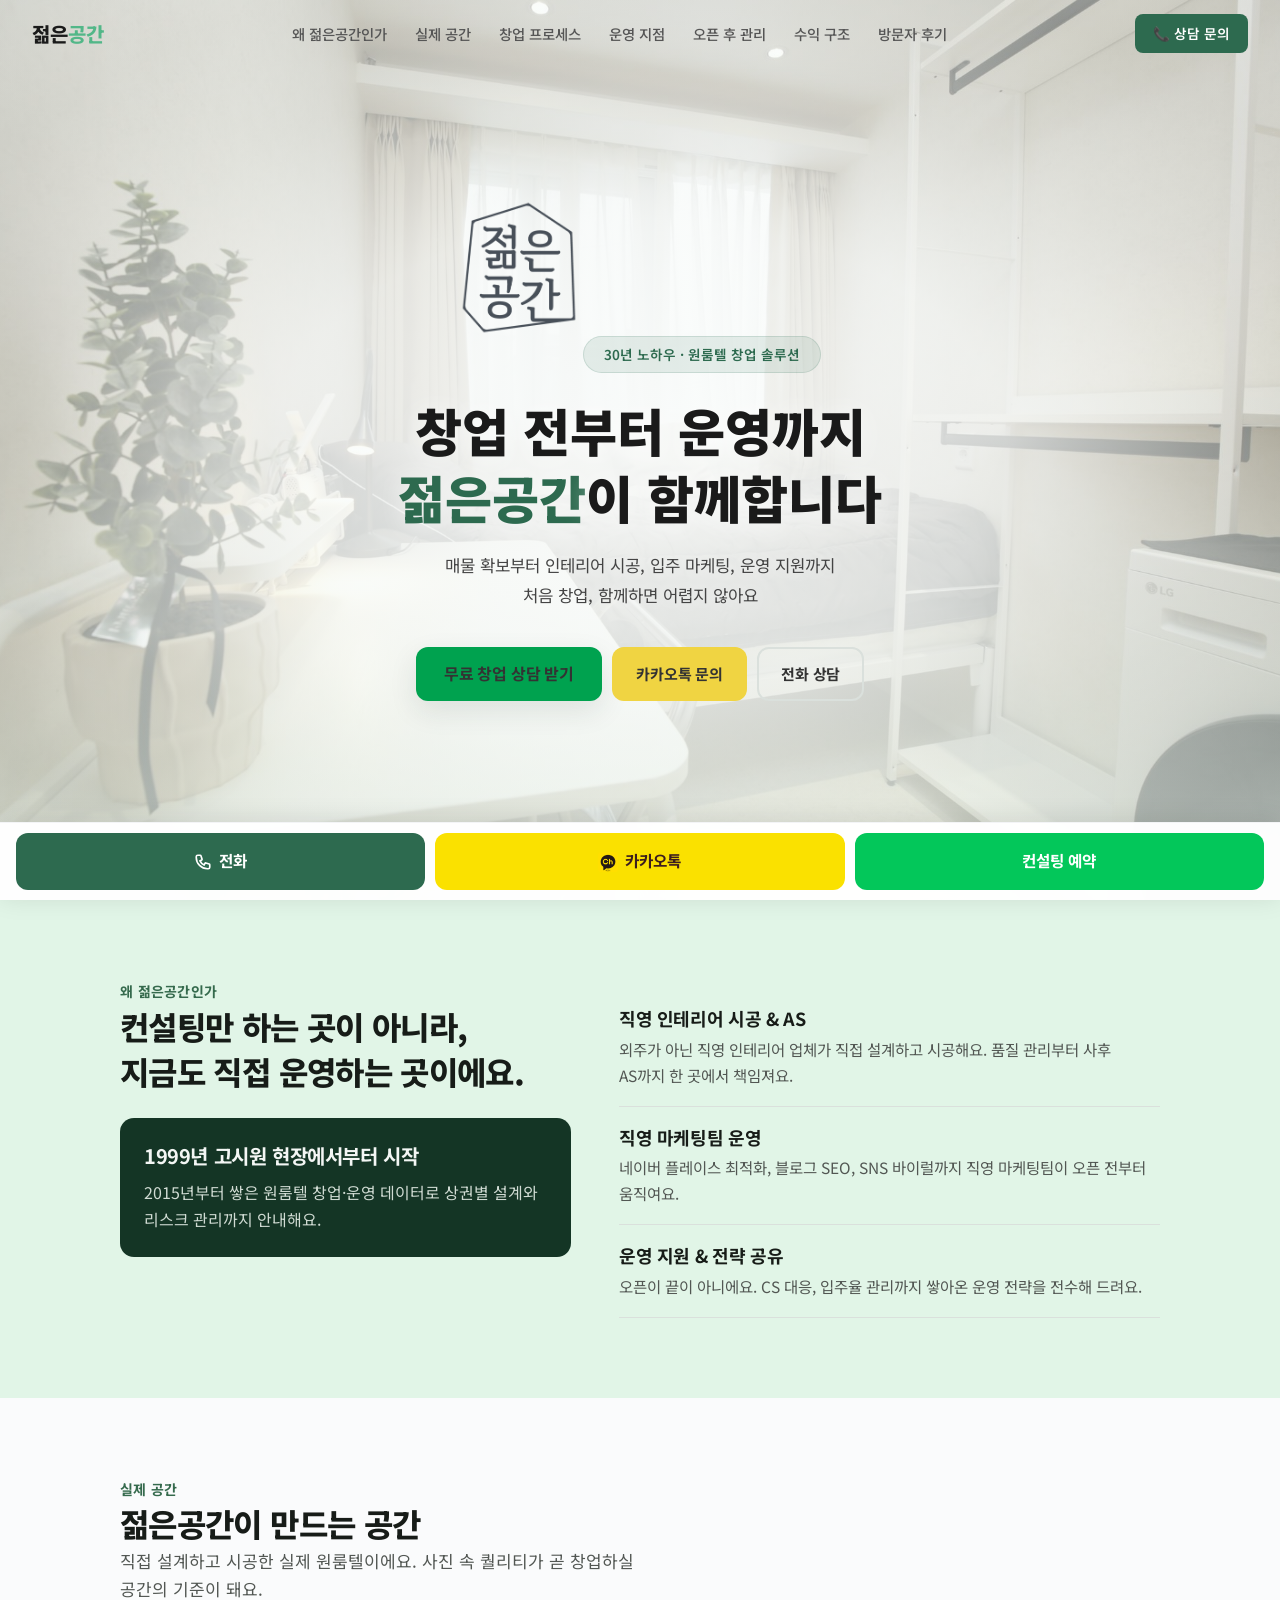
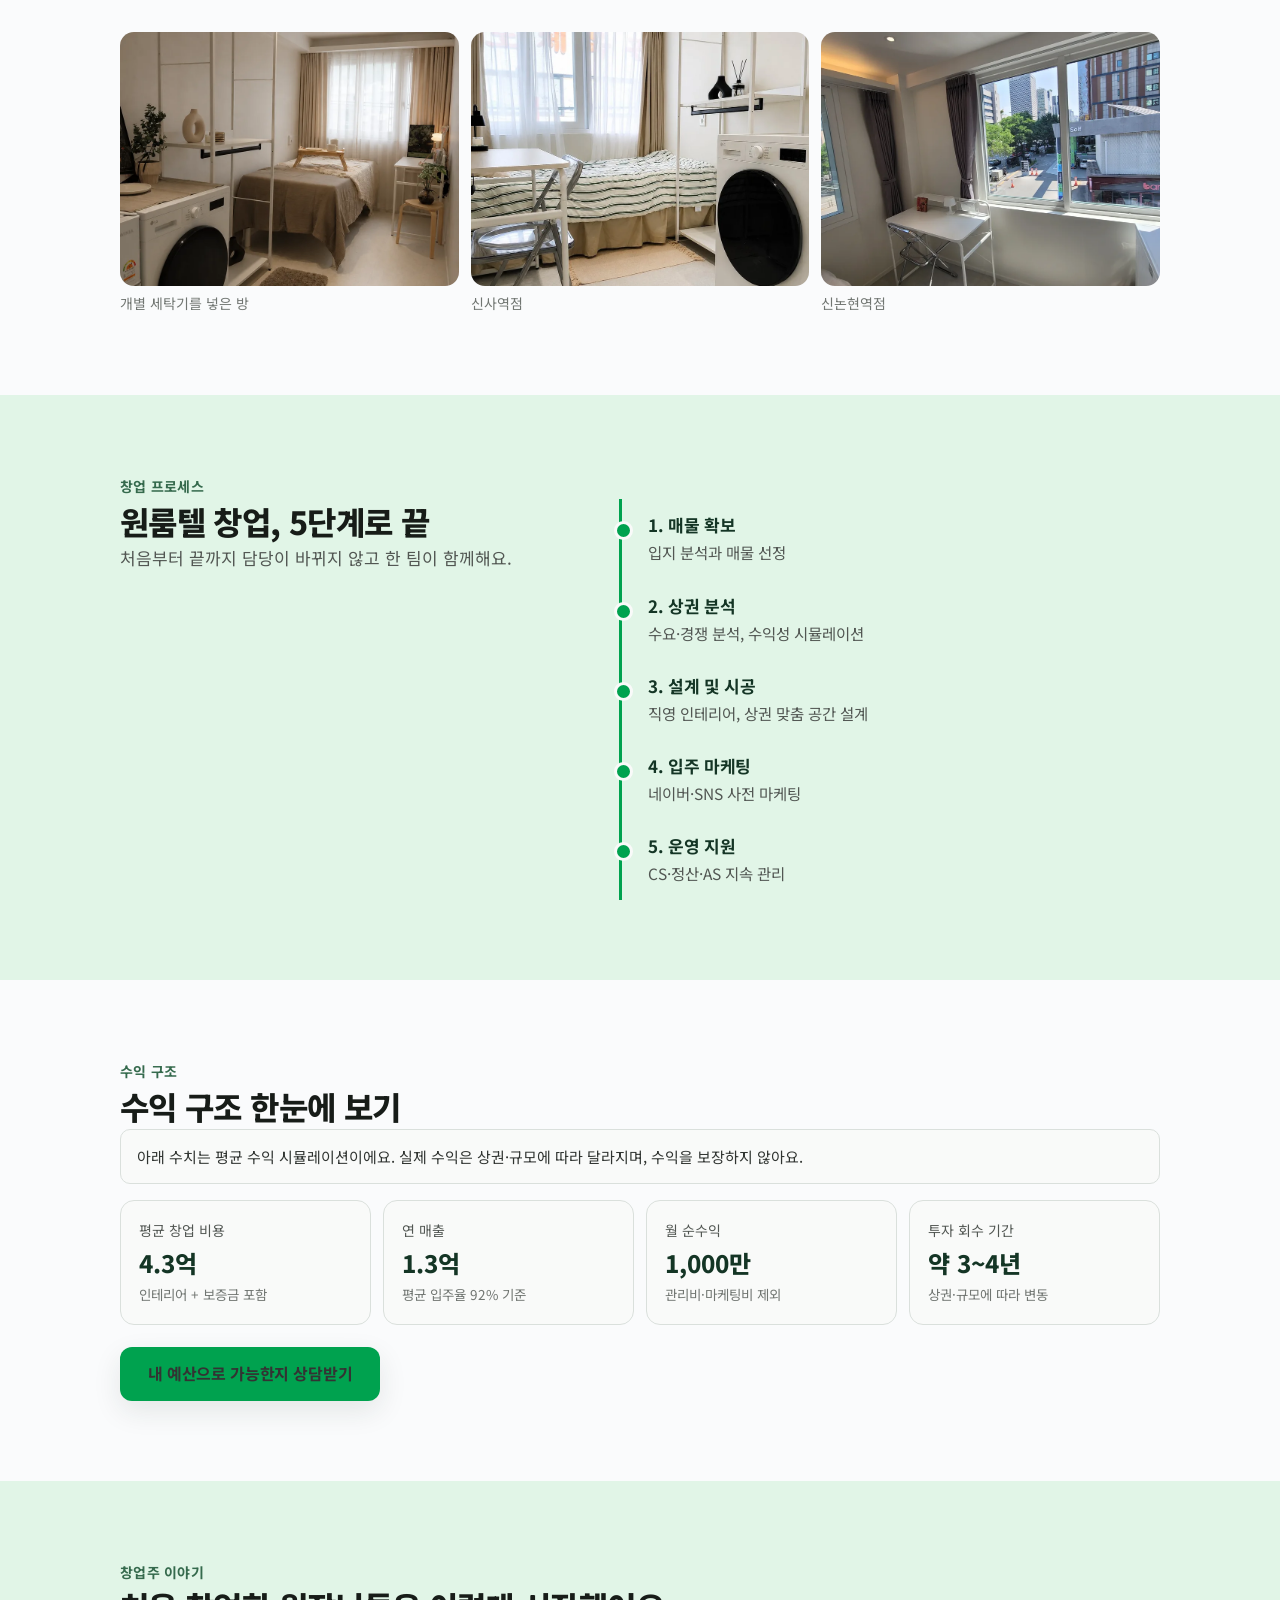
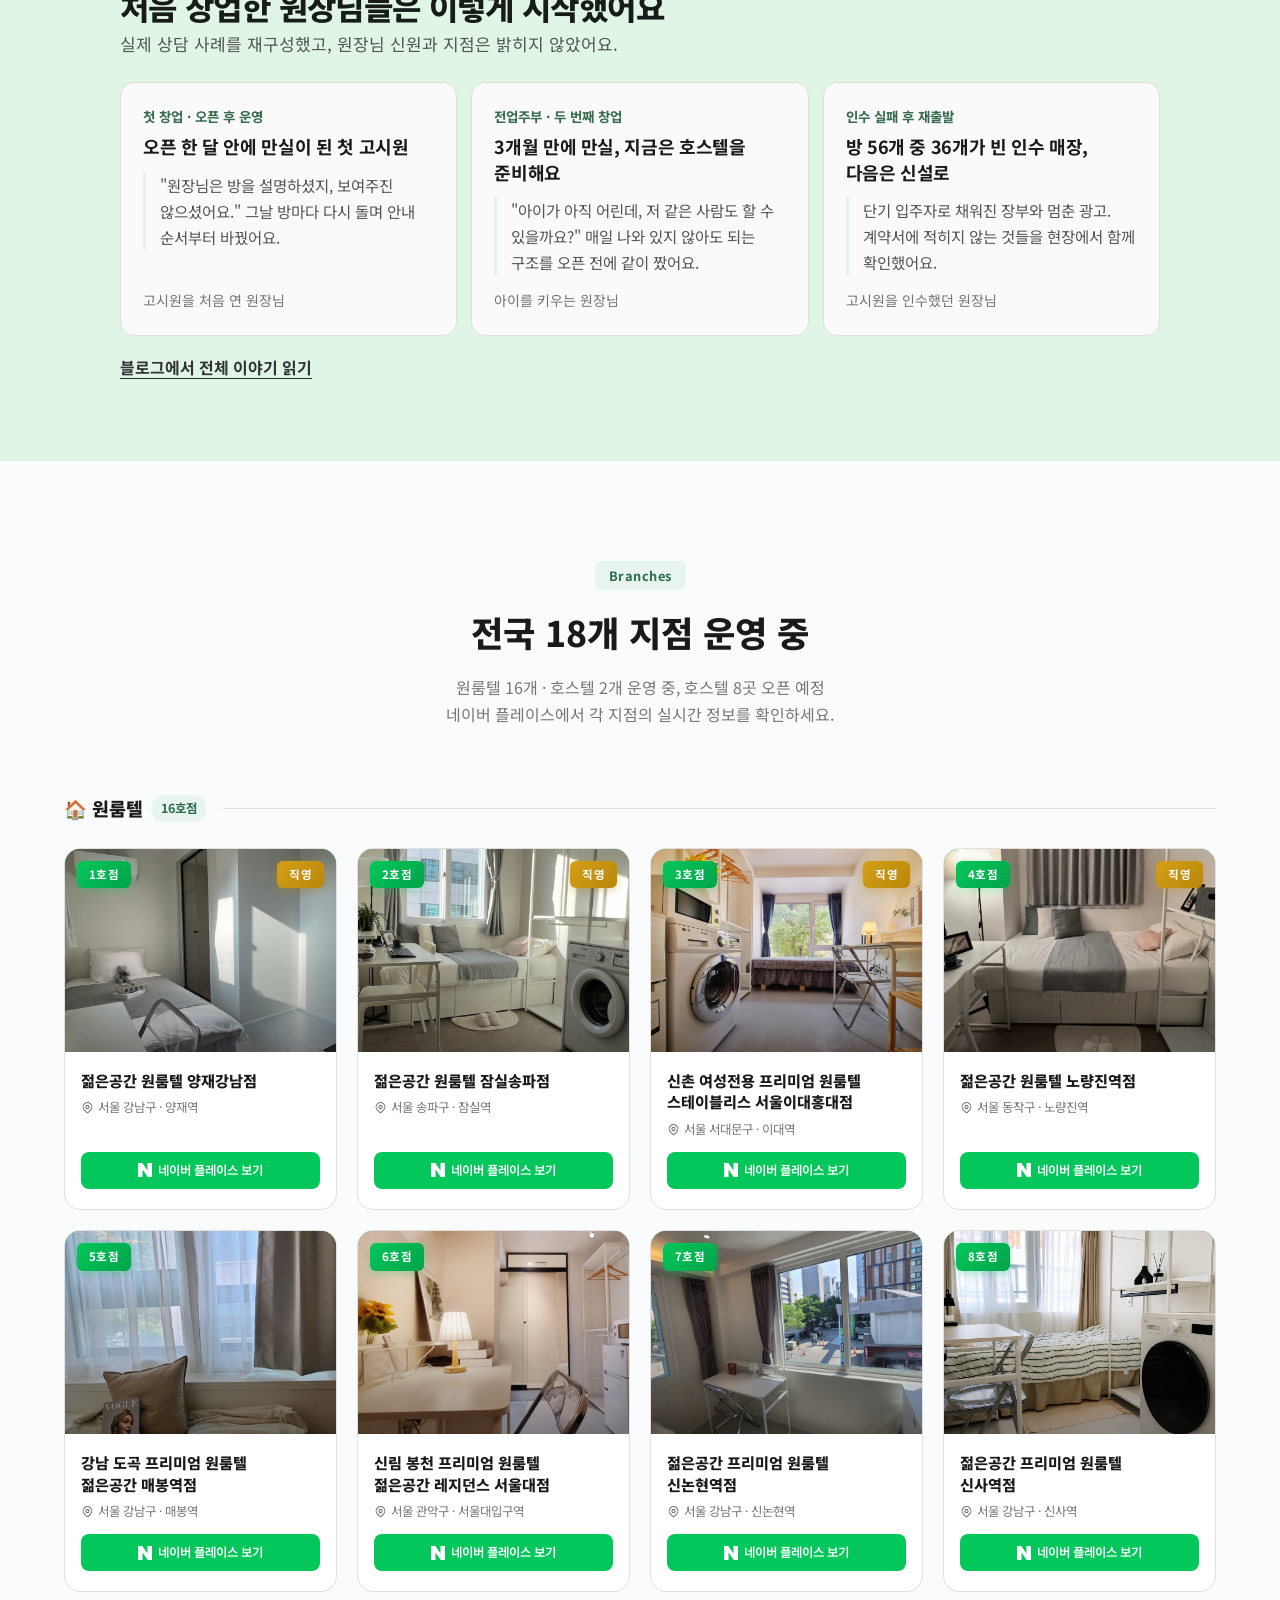
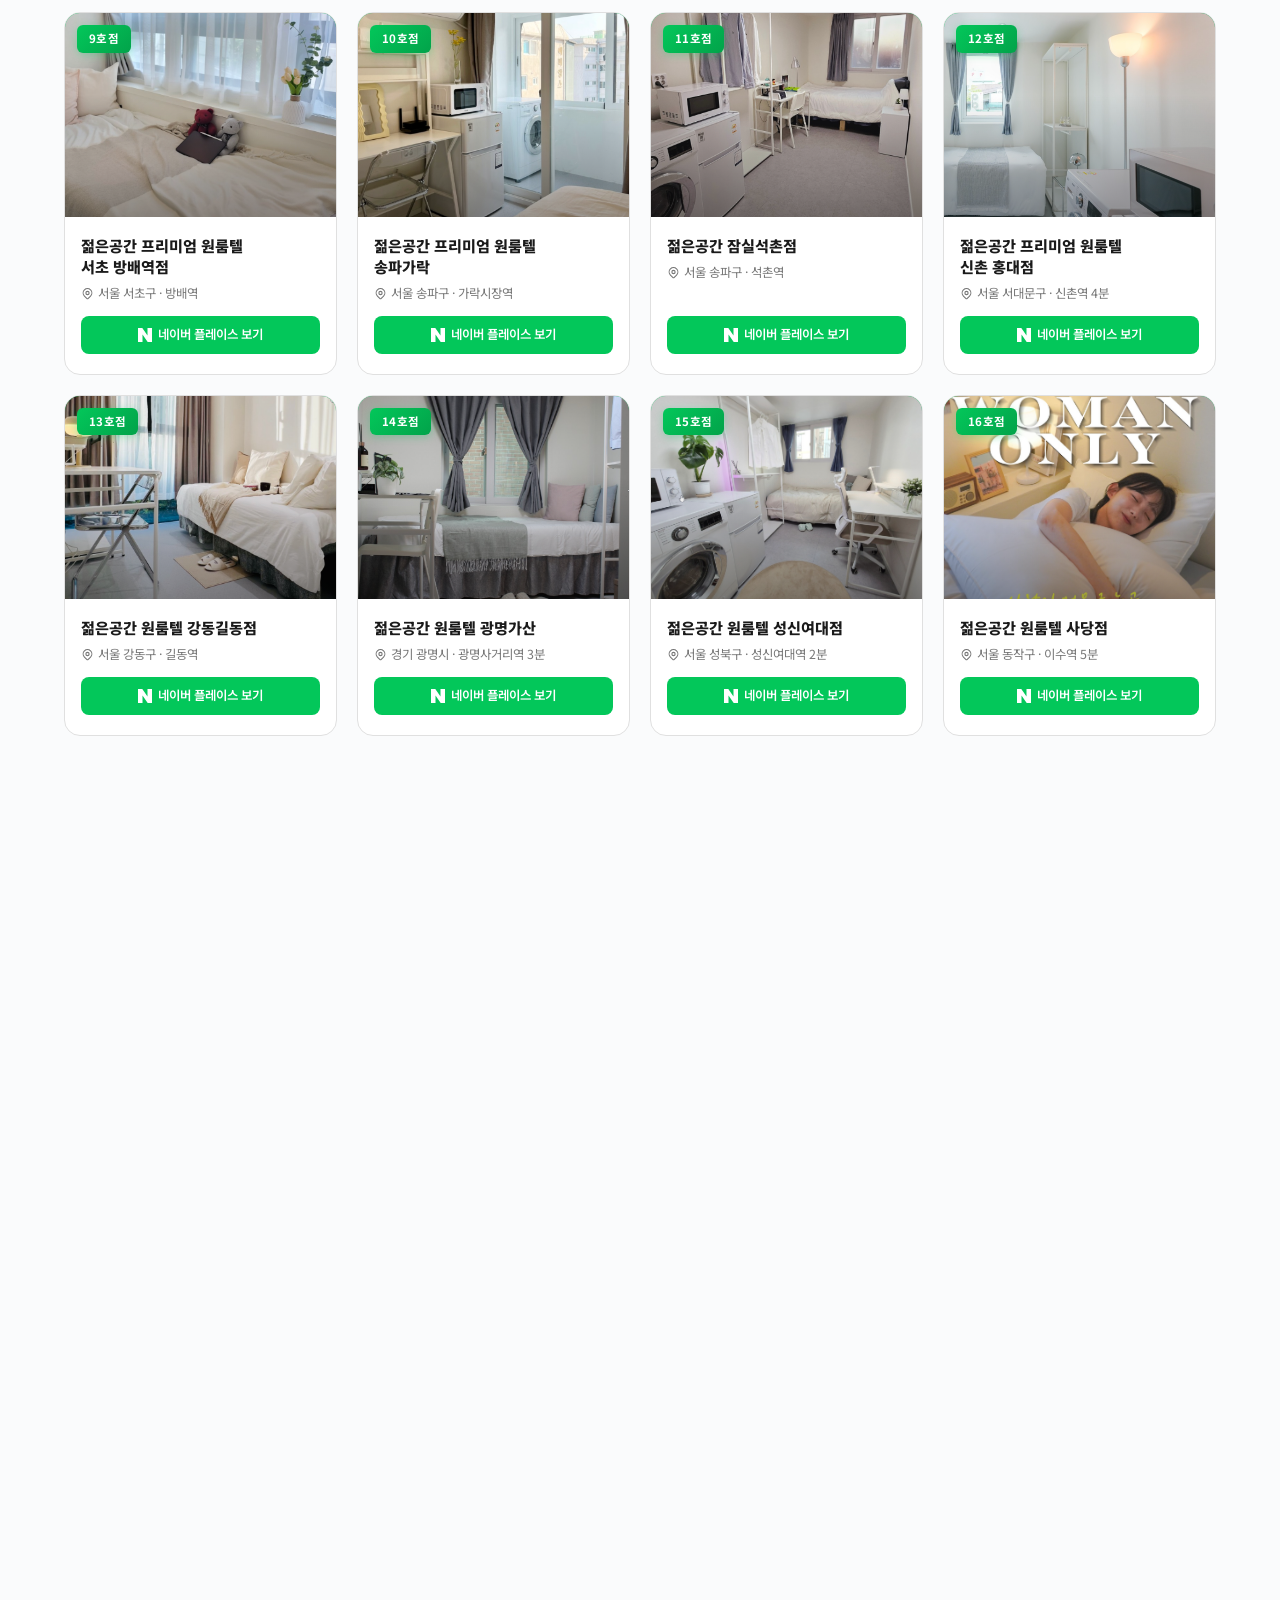
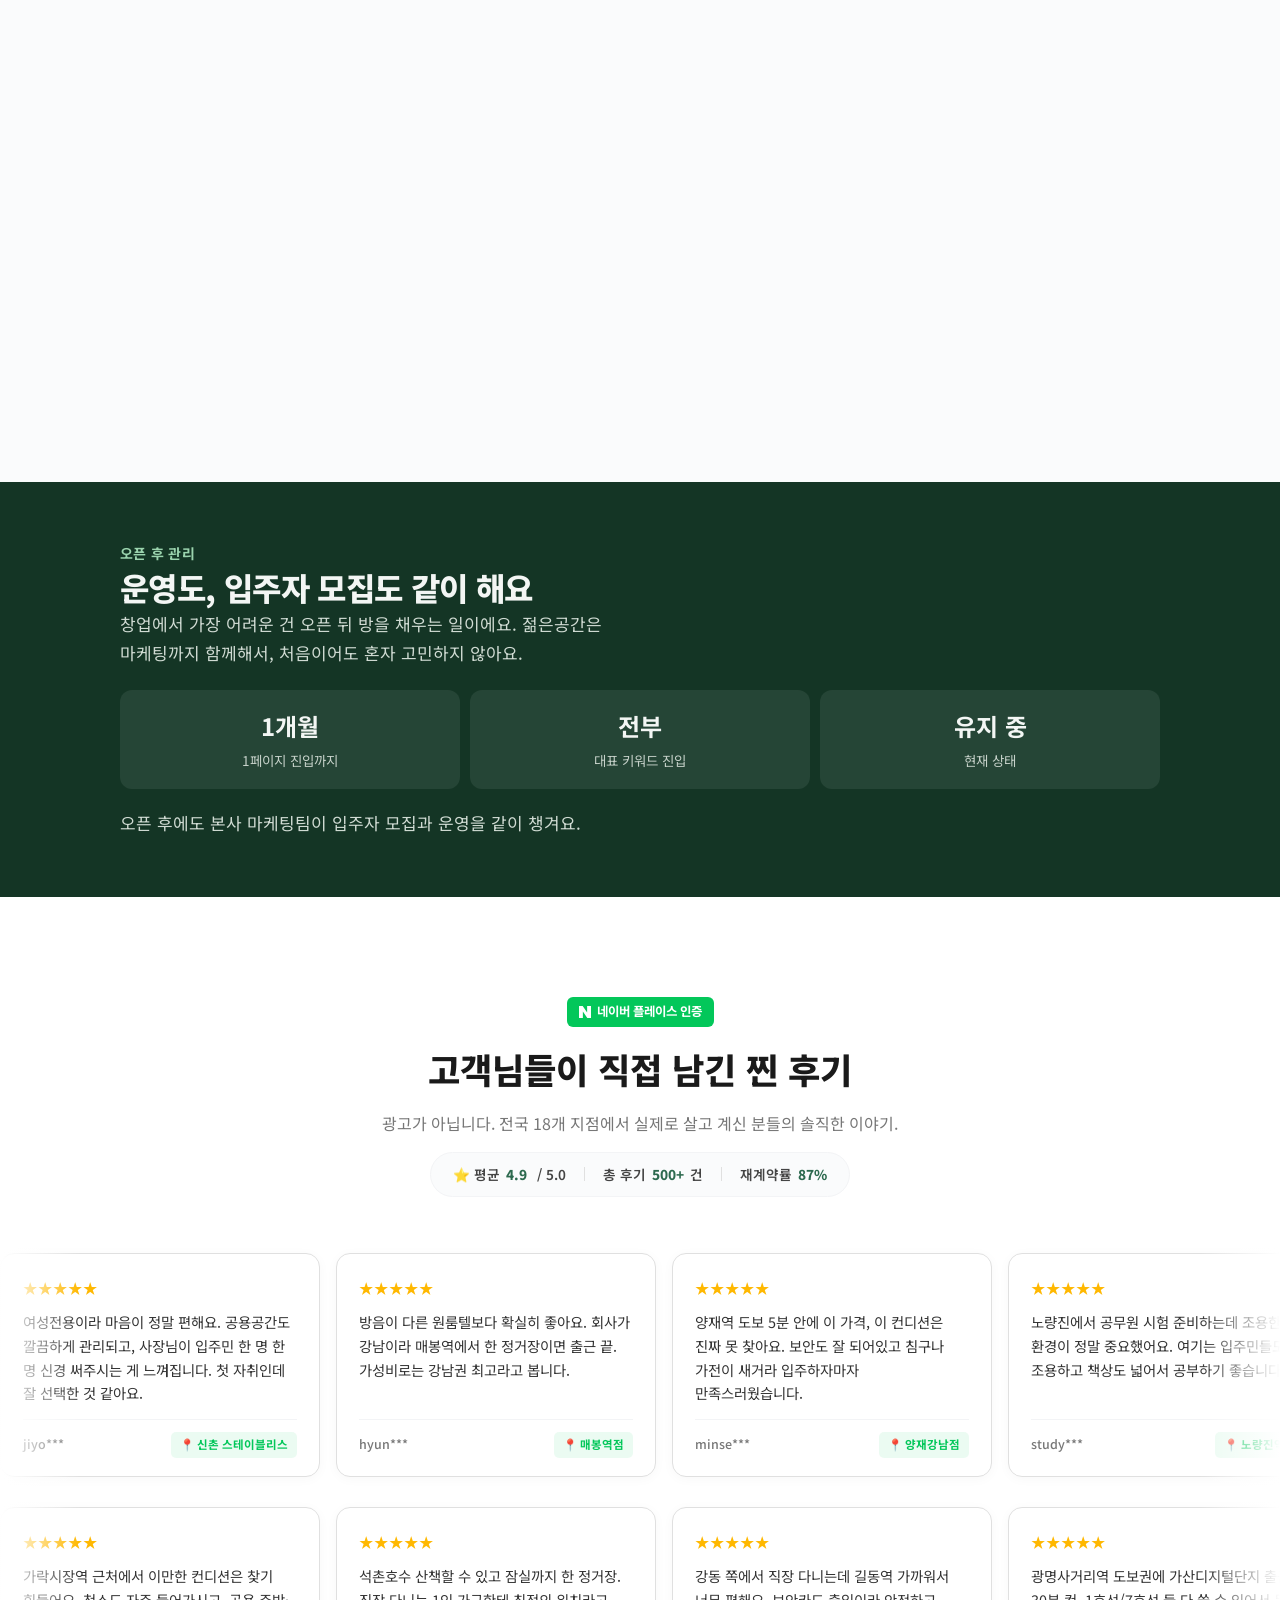
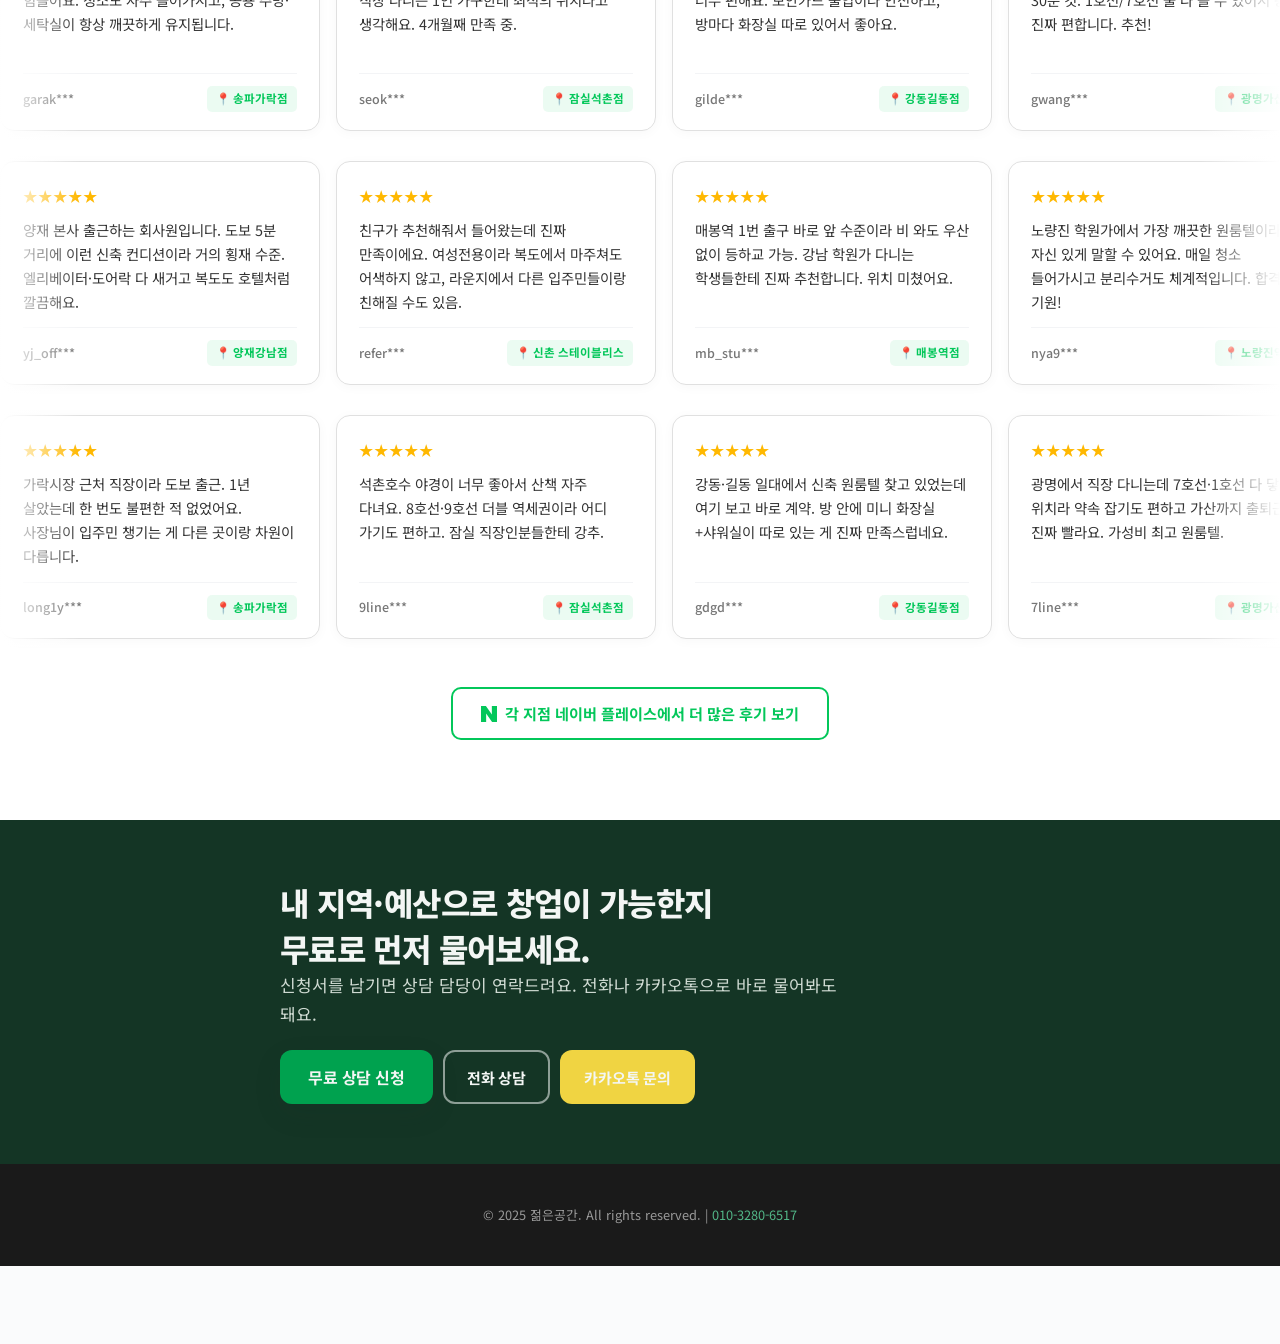
<file: index.html>
<!DOCTYPE html>
<html lang="ko">
<head>
<meta charset="UTF-8">
<meta name="viewport" content="width=device-width, initial-scale=1.0">
<title>젊은공간 | 원룸텔 창업 원스탑 솔루션</title>
<link rel="preconnect" href="https://fonts.googleapis.com">
<link href="https://fonts.googleapis.com/css2?family=Noto+Sans+KR:wght@300;400;500;600;700;800;900&display=swap" rel="stylesheet">
<style>
:root {
  --primary: #1B4332;
  --primary-light: #2D6A4F;
  --primary-lighter: #40916C;
  --accent: #2D6A4F;
  --accent-light: #52B788;
  --accent-glow: #95D5B2;
  --accent-bg: #E8F5EE;
  --dark: #111;
  --gray-900: #1a1a1a;
  --gray-800: #333;
  --gray-700: #444;
  --gray-600: #555;
  --gray-500: #777;
  --gray-400: #999;
  --gray-300: #bbb;
  --gray-200: #e0e0e0;
  --gray-100: #F3F4F6;
  --white: #FFFFFF;
  --bg: #FAFBFC;
  --card-bg: #FFFFFF;
  --naver: #03C75A;
  --naver-dark: #02a34a;
}

* { margin: 0; padding: 0; box-sizing: border-box; }
html { scroll-behavior: smooth; }

body {
  font-family: 'Noto Sans KR', -apple-system, sans-serif;
  background: var(--bg);
  color: var(--gray-800);
  overflow-x: hidden;
  line-height: 1.7;
  word-break: keep-all;
  overflow-wrap: break-word;
}

/* ===== NAV ===== */
.nav {
  position: fixed; top: 0; left: 0; right: 0; z-index: 100;
  padding: 14px 32px;
  display: flex; justify-content: space-between; align-items: center;
  transition: all 0.35s;
  background: rgba(255,255,255,0);
}
.nav.scrolled {
  background: rgba(255,255,255,0.96);
  backdrop-filter: blur(16px);
  box-shadow: 0 1px 20px rgba(0,0,0,0.06);
  padding: 10px 32px;
}
.nav-logo { font-size: 1.25rem; font-weight: 800; color: var(--gray-900); text-decoration: none; }
.nav-logo .g { color: var(--accent-light); }
.nav-links { display: flex; gap: 28px; list-style: none; }
.nav-links a { text-decoration: none; color: var(--gray-600); font-size: 0.9rem; font-weight: 500; transition: color 0.2s; }
.nav-links a:hover { color: var(--accent); }
.nav-phone {
  display: inline-flex; align-items: center; gap: 6px;
  background: var(--accent); color: #fff; padding: 8px 18px;
  border-radius: 8px; text-decoration: none; font-size: 0.85rem; font-weight: 600;
  transition: background 0.2s;
}
.nav-phone:hover { background: var(--primary-light); }
.nav-right { display: flex; align-items: center; gap: 10px; }
.nav-toggle { display: none; width: 40px; height: 40px; flex-direction: column; justify-content: center; align-items: center; gap: 5px; background: none; border: none; cursor: pointer; padding: 0; }
.nav-toggle span { display: block; width: 22px; height: 2px; background: var(--gray-900); border-radius: 2px; transition: transform 0.3s, opacity 0.3s; }
.nav-toggle.open span:nth-child(1) { transform: translateY(7px) rotate(45deg); }
.nav-toggle.open span:nth-child(2) { opacity: 0; }
.nav-toggle.open span:nth-child(3) { transform: translateY(-7px) rotate(-45deg); }

/* ===== HERO ===== */
.hero {
  position: relative; min-height: 100vh; min-height: 100svh;
  display: flex; align-items: center; justify-content: center; text-align: center;
  background: #eef7f1;
  overflow: hidden;
}
.hero::before {
  content: ''; position: absolute; inset: 0; z-index: 0;
  background: url('images/space-hero.jpg') center/cover no-repeat;
  transform: scale(1.04);
}
.hero::after {
  content: ''; position: absolute; inset: 0; z-index: 1;
  background:
    radial-gradient(ellipse 62% 56% at 50% 50%, rgba(250,252,251,0.94) 0%, rgba(250,252,251,0.74) 46%, rgba(249,252,250,0.34) 76%, rgba(249,252,250,0.12) 100%),
    linear-gradient(180deg, rgba(245,250,247,0.5) 0%, rgba(240,248,243,0.30) 48%, rgba(232,245,238,0.74) 100%);
}
.hero-content { position: relative; z-index: 2; max-width: 700px; padding: 0 24px; }
.hero-logo { width: 120px; height: auto; margin-bottom: 24px; display: inline-block; }
@media (max-width: 768px) { .hero-logo { width: 90px; margin-bottom: 18px; } }
.hero-badge {
  display: inline-block; padding: 6px 20px; border-radius: 100px;
  background: rgba(45,106,79,0.1); color: var(--accent);
  font-size: 0.85rem; font-weight: 600; margin-bottom: 24px;
  border: 1px solid rgba(45,106,79,0.15);
}
.hero h1 { font-size: clamp(2rem, 5vw, 3.2rem); font-weight: 900; color: var(--gray-900); line-height: 1.3; margin-bottom: 20px; text-shadow: 0 2px 26px rgba(255,255,255,0.75); }
.hero h1 .hl { color: var(--accent); }
.hero p { font-size: 1.05rem; color: var(--gray-700); margin-bottom: 36px; line-height: 1.8; text-shadow: 0 1px 16px rgba(255,255,255,0.85); }
.hero-cta {
  display: inline-flex; align-items: center; gap: 8px;
  background: var(--accent); color: #fff; padding: 16px 36px;
  border-radius: 12px; text-decoration: none; font-size: 1.05rem; font-weight: 700;
  transition: all 0.3s; box-shadow: 0 4px 20px rgba(45,106,79,0.25);
}
.hero-cta:hover { background: var(--primary-light); transform: translateY(-2px); box-shadow: 0 8px 30px rgba(45,106,79,0.3); }
.hero-cta svg { width: 20px; height: 20px; }

/* ===== SECTION COMMON ===== */
.inner { max-width: 1200px; margin: 0 auto; padding: 0 24px; }
section { padding: 100px 0; }
.label {
  display: inline-block; padding: 4px 14px; border-radius: 6px;
  background: var(--accent-bg); color: var(--accent); font-size: 0.8rem; font-weight: 700;
  margin-bottom: 12px; letter-spacing: 0.5px;
}
.stitle { font-size: clamp(1.6rem, 3.5vw, 2.2rem); font-weight: 800; color: var(--gray-900); margin-bottom: 12px; }
.sdesc { font-size: 1rem; color: var(--gray-500); line-height: 1.7; }

/* ===== WHY ===== */
.why { background: var(--white); }
.why-head { text-align: center; margin-bottom: 56px; }
.why-grid { display: grid; grid-template-columns: repeat(2, 1fr); gap: 24px; max-width: 900px; margin: 0 auto; }
.why-card {
  background: var(--bg); border-radius: 16px; padding: 36px 28px;
  border: 1px solid var(--gray-100); transition: all 0.3s;
  position: relative; overflow: hidden;
}
.why-card:hover { transform: translateY(-4px); box-shadow: 0 12px 40px rgba(0,0,0,0.06); border-color: var(--accent-glow); }
.why-num { font-size: 3rem; font-weight: 900; color: rgba(45,106,79,0.07); position: absolute; top: 16px; right: 20px; }
.why-icon { font-size: 2.4rem; margin-bottom: 18px; }
.why-card h3 { font-size: 1.15rem; font-weight: 700; color: var(--gray-900); margin-bottom: 10px; }
.why-card p { font-size: 0.9rem; color: var(--gray-600); line-height: 1.7; }

/* ===== GALLERY ===== */
.gallery { background: linear-gradient(180deg, #ffffff 0%, #eef7f1 100%); }
.gallery-head { text-align: center; margin-bottom: 48px; }
.gallery-grid {
  display: grid;
  grid-template-columns: repeat(4, 1fr);
  grid-auto-rows: 185px;
  gap: 14px;
  max-width: 1080px;
  margin: 0 auto;
}
.g-item {
  position: relative; border-radius: 18px; overflow: hidden;
  border: 1px solid rgba(27,67,50,0.05);
  box-shadow: 0 8px 30px rgba(27,67,50,0.07);
}
.g-item img {
  width: 100%; height: 100%; object-fit: cover; display: block;
  transition: transform 0.6s cubic-bezier(0.22,0.61,0.36,1);
}
.g-item:hover img { transform: scale(1.06); }
.g-big  { grid-column: span 2; grid-row: span 2; }
.g-tall { grid-row: span 2; }
.g-wide { grid-column: span 2; }
.g-big::after {
  content: ''; position: absolute; inset: 0;
  background: linear-gradient(180deg, rgba(0,0,0,0) 55%, rgba(17,17,17,0.5) 100%);
  pointer-events: none;
}
.g-caption {
  position: absolute; left: 20px; bottom: 18px; z-index: 2;
  color: #fff; font-size: 0.9rem; font-weight: 600; letter-spacing: 0.2px;
  text-shadow: 0 1px 6px rgba(0,0,0,0.35);
  display: flex; align-items: center; gap: 7px;
}
.g-caption svg { width: 15px; height: 15px; }
@media (max-width: 768px) {
  .gallery-grid { grid-template-columns: repeat(2, 1fr); grid-auto-rows: 128px; gap: 10px; }
  .g-big  { grid-column: span 2; grid-row: span 2; }
  .g-wide { grid-column: span 2; grid-row: span 1; }
  .g-tall { grid-column: span 1; grid-row: span 1; }
  .g-item { border-radius: 14px; }
  .g-caption { font-size: 0.82rem; left: 14px; bottom: 12px; }
}

/* ===== PROCESS ===== */
.process { background: var(--bg); }
.process-head { text-align: center; margin-bottom: 56px; }
.steps { display: flex; gap: 12px; overflow-x: auto; padding-bottom: 12px; }
.step {
  flex: 1; min-width: 180px; background: var(--white); border-radius: 16px;
  padding: 28px 20px; text-align: center;
  border: 1px solid var(--gray-100); transition: all 0.3s; position: relative;
}
.step:hover { border-color: var(--accent-glow); transform: translateY(-3px); box-shadow: 0 8px 24px rgba(0,0,0,0.05); }
.step-num {
  width: 40px; height: 40px; border-radius: 50%;
  background: var(--accent-bg); color: var(--accent);
  display: flex; align-items: center; justify-content: center;
  font-weight: 800; font-size: 0.95rem; margin: 0 auto 14px;
}
.step h3 { font-size: 1rem; font-weight: 700; color: var(--gray-900); margin-bottom: 6px; }
.step p { font-size: 0.8rem; color: var(--gray-500); }

/* ===== REVENUE ===== */
.revenue { background: var(--white); }
.revenue-head { text-align: center; margin-bottom: 56px; }
.stats-grid { display: grid; grid-template-columns: repeat(4, 1fr); gap: 20px; margin-bottom: 48px; }
.stat-card {
  background: var(--bg); border-radius: 16px; padding: 32px 20px; text-align: center;
  border: 1px solid var(--gray-100); transition: all 0.3s;
}
.stat-card:hover { border-color: var(--accent-glow); }
.stat-card.accent-card { background: linear-gradient(135deg, var(--accent), var(--primary-light)); border: none; }
.stat-card.accent-card .stat-label, .stat-card.accent-card .stat-val, .stat-card.accent-card .stat-sub { color: #fff; }
.stat-label { font-size: 0.8rem; color: var(--gray-500); font-weight: 500; margin-bottom: 8px; }
.stat-val { font-size: 2rem; font-weight: 900; color: var(--gray-900); }
.stat-sub { font-size: 0.75rem; color: var(--gray-400); margin-top: 4px; }

/* ===== FLOW ===== */
.flow { display: flex; align-items: center; justify-content: center; gap: 16px; flex-wrap: wrap; }
.flow-item {
  background: var(--bg); border: 1px solid var(--gray-200); border-radius: 12px;
  padding: 16px 24px; text-align: center; min-width: 120px;
}
.flow-item h4 { font-size: 0.9rem; font-weight: 700; color: var(--gray-900); }
.flow-item p { font-size: 0.75rem; color: var(--gray-500); }
.flow-arrow { color: var(--accent-light); font-size: 1.4rem; font-weight: 700; }

/* ===== BRANCHES ===== */
.branches { background: var(--bg); }
.branches-head { text-align: center; margin-bottom: 40px; }
.branches-grid {
  display: grid; grid-template-columns: repeat(4, 1fr); gap: 20px;
}

/* 카테고리 구분 헤더 */
.branch-cat {
  display: flex; align-items: center; gap: 16px;
  margin: 8px 0 24px;
}
.branch-cat:not(:first-of-type) { margin-top: 64px; }
.branch-cat-title {
  font-size: 1.15rem; font-weight: 800; color: var(--gray-900);
  display: inline-flex; align-items: center; gap: 8px;
  white-space: nowrap;
}
.branch-cat-count {
  display: inline-flex; align-items: center;
  padding: 3px 10px; border-radius: 100px;
  background: var(--accent-bg); color: var(--accent);
  font-size: 0.78rem; font-weight: 700;
}
.branch-cat-line { flex: 1; height: 1px; background: var(--gray-200); }

/* 호스텔 배지 색상 차별화 */
.branch-badge.hostel {
  background: linear-gradient(135deg, #FF6B35 0%, #E94B1C 100%);
  box-shadow: 0 2px 8px rgba(255,107,53,0.3);
}

/* 직영 배지 (우측 상단) */
.branch-badge.direct {
  left: auto; right: 12px;
  background: linear-gradient(135deg, #D4A017 0%, #B8860B 100%);
  box-shadow: 0 2px 8px rgba(184,134,11,0.35);
}

/* 오픈 예정 카드 */
.branch-cat-count.soon { background: #FFF4E5; color: #C2681C; }
.branch-badge.soon {
  background: linear-gradient(135deg, #9AA0A6 0%, #6B7280 100%);
  box-shadow: 0 2px 8px rgba(107,114,128,0.3);
}
.branch-card.soon { cursor: default; }
.branch-card.soon:hover {
  transform: none;
  box-shadow: 0 6px 20px rgba(0,0,0,0.05);
  border-color: var(--gray-200);
}
.branch-card.soon .branch-img.photo img { filter: brightness(0.88) saturate(0.95); }
.branch-card.soon:hover .branch-img.photo img { transform: none; }
.branch-soon-tag {
  position: absolute; z-index: 2; top: 50%; left: 50%; transform: translate(-50%, -50%);
  padding: 7px 18px; border-radius: 100px;
  background: rgba(17,17,17,0.5); backdrop-filter: blur(4px);
  color: #fff; font-size: 0.72rem; font-weight: 700; letter-spacing: 1.5px;
  border: 1px solid rgba(255,255,255,0.3); white-space: nowrap;
}
.branch-naver.soon { background: var(--gray-100); color: var(--gray-500); font-weight: 700; }
.branch-card.soon:hover .branch-naver.soon { background: var(--gray-100); }

.branch-card {
  position: relative; border-radius: 16px; overflow: hidden;
  background: var(--white);
  border: 1px solid var(--gray-200);
  transition: all 0.35s cubic-bezier(0.22,0.61,0.36,1);
  text-decoration: none;
  display: flex; flex-direction: column;
  cursor: pointer;
  height: 100%;
}
.branch-card:hover {
  transform: translateY(-6px);
  box-shadow: 0 16px 48px rgba(3,199,90,0.15);
  border-color: var(--naver);
}

/* 네이버 로고 영역 */
.branch-img {
  width: 100%; aspect-ratio: 4/3;
  background: linear-gradient(135deg, #03C75A 0%, #02a34a 60%, #1B4332 100%);
  display: flex; align-items: center; justify-content: center;
  position: relative; overflow: hidden;
}
.branch-img::before {
  content: ''; position: absolute; inset: 0;
  background: radial-gradient(circle at 30% 40%, rgba(255,255,255,0.15) 0%, transparent 60%);
}
.branch-img img {
  width: 64px; height: 64px; border-radius: 12px;
  box-shadow: 0 4px 16px rgba(0,0,0,0.2);
  position: relative; z-index: 1;
  transition: transform 0.3s;
}
.branch-img.photo img {
  position: absolute; inset: 0;
  width: 100%; height: 100%;
  border-radius: 0; box-shadow: none;
  object-fit: cover;
}
.branch-img.photo::after {
  content: ''; position: absolute; inset: 0;
  background: linear-gradient(180deg, rgba(0,0,0,0) 40%, rgba(0,0,0,0.35) 100%);
  z-index: 1;
}
.branch-img.photo .branch-badge { z-index: 2; }
.branch-card:hover .branch-img img { transform: scale(1.08); }

/* 호점 배지 */
.branch-badge {
  position: absolute; top: 12px; left: 12px; z-index: 2;
  padding: 4px 12px; border-radius: 6px;
  font-size: 0.72rem; font-weight: 700; letter-spacing: 0.3px;
  color: #fff;
  background: linear-gradient(135deg, var(--naver) 0%, var(--naver-dark) 100%);
  box-shadow: 0 2px 8px rgba(3,199,90,0.3);
}

/* 텍스트 영역 */
.branch-info {
  padding: 18px 16px 20px;
  display: flex; flex-direction: column;
  flex: 1;
}
.branch-name {
  font-size: 0.95rem; font-weight: 800; color: var(--gray-900);
  margin-bottom: 6px; line-height: 1.4;
}
.branch-addr {
  font-size: 0.78rem; color: var(--gray-500); font-weight: 400;
  display: flex; align-items: center; gap: 4px;
  margin-bottom: 12px;
}
.branch-addr svg { width: 13px; height: 13px; flex-shrink: 0; }

/* 네이버 플레이스 버튼 */
.branch-naver {
  display: flex; align-items: center; justify-content: center; gap: 6px;
  margin-top: auto; padding: 8px 0;
  background: var(--naver); color: #fff; border-radius: 8px;
  font-size: 0.78rem; font-weight: 600;
  transition: background 0.2s;
}
.branch-card:hover .branch-naver { background: var(--naver-dark); }
.branch-naver svg { width: 14px; height: 14px; }

/* ===== REVIEWS ===== */
.reviews { background: var(--white); padding: 100px 0 80px; overflow: hidden; }
.reviews-head { text-align: center; margin-bottom: 48px; padding: 0 24px; }
.reviews-head .nb { display: inline-block; }
br.mo { display: none; }
@media (max-width: 768px) {
  br.mo { display: inline; }
}
.reviews-head .naver-pin {
  display: inline-flex; align-items: center; gap: 6px;
  padding: 4px 12px; border-radius: 6px;
  background: var(--naver); color: #fff;
  font-size: 0.78rem; font-weight: 700;
  margin-bottom: 12px;
}
.reviews-head .naver-pin svg { width: 12px; height: 12px; }
.reviews-meta {
  display: inline-flex; align-items: center; gap: 18px;
  margin-top: 14px; padding: 10px 22px;
  background: var(--bg); border-radius: 100px;
  border: 1px solid var(--gray-100);
}
.reviews-meta-item { display: flex; align-items: center; gap: 6px; font-size: 0.85rem; color: var(--gray-700); font-weight: 600; }
.reviews-meta-item strong { color: var(--accent); font-weight: 800; }
.reviews-meta-divider { width: 1px; height: 14px; background: var(--gray-200); }

.marquee-wrap { position: relative; }
.marquee-wrap::before, .marquee-wrap::after {
  content: ''; position: absolute; top: 0; bottom: 0; width: 80px; z-index: 3; pointer-events: none;
}
.marquee-wrap::before { left: 0; background: linear-gradient(90deg, var(--white), transparent); }
.marquee-wrap::after { right: 0; background: linear-gradient(-90deg, var(--white), transparent); }

.marquee {
  display: flex; gap: 16px; width: max-content;
  padding: 8px 0;
}
.marquee.r1 { animation: scrollX 110s linear infinite; }
.marquee.r2 { animation: scrollX 130s linear infinite reverse; margin-top: 14px; }
.marquee.r3 { animation: scrollX 120s linear infinite; margin-top: 14px; }
.marquee.r4 { animation: scrollX 140s linear infinite reverse; margin-top: 14px; }
.marquee-wrap:hover .marquee { animation-play-state: paused; }

@keyframes scrollX {
  from { transform: translateX(0); }
  to { transform: translateX(-50%); }
}

.review-card {
  flex: 0 0 320px; background: var(--white); border-radius: 14px;
  padding: 22px 22px 18px; border: 1px solid var(--gray-200);
  text-decoration: none; color: inherit; display: flex; flex-direction: column;
  transition: all 0.25s; box-shadow: 0 2px 12px rgba(0,0,0,0.03);
}
.review-card:hover {
  transform: translateY(-3px); border-color: var(--naver);
  box-shadow: 0 8px 28px rgba(3,199,90,0.12);
}
.review-stars { color: #FFB800; font-size: 0.9rem; letter-spacing: 1px; margin-bottom: 10px; }
.review-text {
  font-size: 0.9rem; color: var(--gray-800); line-height: 1.65;
  margin-bottom: 14px; flex: 1;
  display: -webkit-box; -webkit-line-clamp: 4; -webkit-box-orient: vertical;
  overflow: hidden;
}
.review-meta {
  display: flex; justify-content: space-between; align-items: center;
  padding-top: 12px; border-top: 1px solid var(--gray-100);
}
.review-author { font-size: 0.78rem; color: var(--gray-500); font-weight: 500; }
.review-branch {
  display: inline-flex; align-items: center; gap: 4px;
  font-size: 0.72rem; font-weight: 700; color: var(--naver);
  background: rgba(3,199,90,0.08); padding: 3px 9px; border-radius: 5px;
}

.reviews-cta {
  text-align: center; margin-top: 40px; padding: 0 24px;
}
.reviews-cta a {
  display: inline-flex; align-items: center; gap: 8px;
  padding: 14px 28px; border-radius: 10px;
  background: var(--white); color: var(--naver);
  border: 2px solid var(--naver);
  text-decoration: none; font-size: 0.95rem; font-weight: 700;
  transition: all 0.25s;
  text-align: center; line-height: 1.4;
}
.reviews-cta a > span { display: inline-block; }
.reviews-cta a:hover { background: var(--naver); color: #fff; transform: translateY(-2px); }
.reviews-cta a svg { width: 16px; height: 16px; }

@media (max-width: 768px) {
  .reviews { padding: 70px 0 50px; }
  .reviews-head { margin-bottom: 32px; }
  .reviews-head .sdesc { font-size: 0.92rem; line-height: 1.65; }
  .review-card { flex: 0 0 270px; padding: 20px 18px 16px; }
  .review-text { font-size: 0.85rem; }
  .reviews-meta {
    flex-direction: column; gap: 6px; padding: 12px 20px;
    border-radius: 14px;
  }
  .reviews-meta-item { font-size: 0.82rem; }
  .reviews-meta-divider { display: none; }
  .marquee-wrap::before, .marquee-wrap::after { width: 40px; }
  .marquee.r3, .marquee.r4 { display: none; }
  .reviews-cta a { font-size: 0.9rem; padding: 12px 22px; }
}

/* ===== CTA ===== */
.cta-section {
  background: linear-gradient(135deg, var(--accent), var(--primary-light));
  text-align: center; padding: 80px 24px;
}
.cta-section h2 { font-size: clamp(1.5rem, 3.5vw, 2rem); font-weight: 800; color: #fff; margin-bottom: 12px; }
.cta-section p { font-size: 1rem; color: rgba(255,255,255,0.8); margin-bottom: 32px; }
.cta-btns { display: flex; gap: 16px; justify-content: center; flex-wrap: wrap; }
.cta-btn {
  display: inline-flex; align-items: center; gap: 8px;
  padding: 16px 32px; border-radius: 12px;
  text-decoration: none; font-size: 1rem; font-weight: 700;
  transition: all 0.3s;
}
.cta-btn.pri { background: #fff; color: var(--accent); }
.cta-btn.pri:hover { transform: translateY(-2px); box-shadow: 0 8px 24px rgba(0,0,0,0.15); }
.cta-btn.sec { background: rgba(255,255,255,0.15); color: #fff; border: 1px solid rgba(255,255,255,0.3); }
.cta-btn.sec:hover { background: rgba(255,255,255,0.25); }

/* ===== FOOTER ===== */
.footer { background: var(--gray-900); color: var(--gray-400); text-align: center; padding: 40px 24px; font-size: 0.8rem; }
.footer a { color: var(--accent-light); text-decoration: none; }

/* ===== RESPONSIVE ===== */
@media (max-width: 1024px) {
  .nav-toggle { display: flex; }
  .nav-links {
    position: absolute; top: 100%; left: 0; right: 0;
    flex-direction: column; gap: 0;
    background: rgba(255,255,255,0.98); backdrop-filter: blur(16px);
    box-shadow: 0 14px 30px rgba(0,0,0,0.10);
    border-top: 1px solid rgba(0,0,0,0.05);
    padding: 6px 16px 14px;
    transform: translateY(-12px); opacity: 0; pointer-events: none;
    transition: transform 0.28s ease, opacity 0.28s ease;
  }
  .nav-links.open { transform: translateY(0); opacity: 1; pointer-events: auto; }
  .nav-links li { border-top: 1px solid rgba(0,0,0,0.06); }
  .nav-links li:first-child { border-top: none; }
  .nav-links a { display: block; padding: 14px 4px; font-size: 1rem; color: var(--gray-900); }
  .why-grid { grid-template-columns: 1fr 1fr; }
  .stats-grid { grid-template-columns: repeat(2, 1fr); }
  .branches-grid { grid-template-columns: repeat(3, 1fr); }
  section { padding: 80px 0; }
}
@media (max-width: 768px) {
  .nav { padding: 10px 16px; }
  .nav.scrolled { padding: 8px 16px; }
  .nav-phone { padding: 7px 14px; font-size: 0.8rem; }
  .hero { min-height: auto; padding: 120px 0 80px; }
  .hero-content { padding: 0 20px; }
  .hero p { font-size: 0.95rem; line-height: 1.7; }
  .hero p br, .sdesc br, .why-card p br, .step p br { display: none; }
  .hero-cta { padding: 14px 28px; font-size: 1rem; }
  section { padding: 60px 0; }
  .inner { padding: 0 20px; }
  .why-head, .process-head, .revenue-head, .branches-head { margin-bottom: 36px; }
  .why-grid { grid-template-columns: 1fr; gap: 16px; }
  .why-card { padding: 28px 22px; }
  .stats-grid { grid-template-columns: repeat(2, 1fr); gap: 12px; margin-bottom: 36px; }
  .stat-card { padding: 24px 14px; }
  .stat-val { font-size: 1.6rem; }
  .branches-grid { grid-template-columns: 1fr 1fr; gap: 12px; }
  .steps { flex-wrap: wrap; gap: 10px; }
  .step { flex: 0 0 calc(50% - 5px); min-width: 0; padding: 22px 14px; }
  .flow { flex-direction: column; gap: 6px; }
  .flow-item { width: 100%; max-width: 280px; padding: 14px 20px; display: flex; align-items: center; justify-content: space-between; gap: 16px; }
  .flow-item h4 { font-size: 0.95rem; margin: 0; }
  .flow-item p { font-size: 0.85rem; color: var(--accent); font-weight: 700; margin: 0; }
  .flow-arrow { transform: rotate(90deg); font-size: 1.1rem; margin: -2px 0; }
  .cta-section { padding: 60px 20px; }
  .cta-btn { padding: 14px 24px; font-size: 0.95rem; width: 100%; justify-content: center; max-width: 320px; }
  .cta-btns { flex-direction: column; align-items: center; gap: 12px; }
}
@media (max-width: 480px) {
  .nav-logo { font-size: 1.1rem; }
  .nav-phone { padding: 6px 12px; font-size: 0.75rem; }
  .hero-badge { font-size: 0.75rem; padding: 5px 16px; margin-bottom: 18px; }
  .hero p { font-size: 0.9rem; margin-bottom: 28px; }
  .branches-grid { grid-template-columns: 1fr; }
  .stats-grid { grid-template-columns: 1fr 1fr; }
  .stat-val { font-size: 1.4rem; }
  .stat-label { font-size: 0.72rem; }
  .stat-sub { font-size: 0.68rem; }
  .step { flex: 0 0 100%; }
  .branch-info { padding: 14px 12px 16px; }
  .branch-name { font-size: 0.9rem; }
  .branch-addr { font-size: 0.72rem; }
  .footer { padding: 32px 16px; font-size: 0.75rem; }
}

/* ===== ANIMATIONS ===== */
.rv { opacity: 0; transform: translateY(32px); transition: all 0.7s cubic-bezier(0.22,0.61,0.36,1); }
.rv.vis { opacity: 1; transform: translateY(0); }

/* ===== FLOATING BOTTOM CTA ===== */
body { padding-bottom: 78px; }
.float-cta {
  position: fixed; left: 0; right: 0; bottom: 0; z-index: 200;
  display: flex; gap: 10px;
  padding: 10px 16px calc(10px + env(safe-area-inset-bottom));
  background: rgba(255,255,255,0.97);
  backdrop-filter: blur(12px);
  box-shadow: 0 -2px 24px rgba(0,0,0,0.1);
  border-top: 1px solid var(--gray-100);
}
/* ===== PERFORMANCE (마케팅 성과) ===== */
.performance { background: var(--white); }
.perf-stats {
  display: grid; grid-template-columns: repeat(3, 1fr); gap: 16px;
  margin: 40px 0 40px;
}
.perf-stat {
  text-align: center; padding: 30px 16px;
  background: var(--bg); border: 1px solid var(--gray-200); border-radius: 16px;
}
.perf-stat .pv { font-size: 2.1rem; font-weight: 900; color: var(--naver); line-height: 1.15; }
.perf-stat .pv small { font-size: 1rem; font-weight: 700; }
.perf-stat .pl { margin-top: 8px; font-size: 0.86rem; font-weight: 600; color: var(--gray-600); }
.perf-how {
  display: grid; grid-template-columns: repeat(2, 1fr); gap: 16px;
  margin-bottom: 40px;
}
.perf-how-item {
  display: flex; align-items: flex-start; gap: 14px;
  padding: 20px 22px;
  background: var(--bg); border: 1px solid var(--gray-200); border-radius: 14px;
}
.perf-how .ph-icon { font-size: 1.4rem; line-height: 1.3; flex-shrink: 0; }
.perf-how .ph-text {
  font-size: 0.88rem; color: var(--gray-600); line-height: 1.6;
}
.perf-how .ph-text b {
  display: block; font-size: 0.95rem; font-weight: 800;
  color: var(--gray-900); margin-bottom: 4px;
}
.perf-closing {
  text-align: center; background: var(--accent-bg);
  border-radius: 20px; padding: 36px 24px;
}
.perf-closing h3 { font-size: 1.2rem; font-weight: 800; color: var(--primary); margin-bottom: 10px; }
.perf-closing p { font-size: 0.94rem; color: var(--gray-700); line-height: 1.7; }
@media (max-width: 900px) {
  .perf-stats { grid-template-columns: 1fr; }
  .perf-how { grid-template-columns: 1fr; }
}

.float-cta a {
  flex: 1; display: inline-flex; align-items: center; justify-content: center; gap: 7px;
  padding: 15px 0; border-radius: 12px;
  font-size: 0.98rem; font-weight: 700; text-decoration: none;
  white-space: nowrap; transition: all 0.2s;
}
.float-cta .fc-call { background: var(--accent); color: #fff; }
.float-cta .fc-call:hover { background: var(--primary-light); }
.float-cta .fc-kakao { background: #FAE100; color: #3C1E1E; }
.float-cta .fc-kakao:hover { background: #f5d800; }
.float-cta .fc-naver { background: var(--naver); color: #fff; }
.float-cta .fc-naver:hover { background: var(--naver-dark); }
.float-cta .fc-call svg { width: 18px; height: 18px; }
.float-cta .fc-kakao img { width: 20px; height: 20px; object-fit: contain; }
.float-cta .fc-naver svg { width: 16px; height: 16px; }
@media (max-width: 768px) {
  body { padding-bottom: 70px; }
  .float-cta { padding: 8px 12px calc(8px + env(safe-area-inset-bottom)); gap: 8px; }
  .float-cta a { padding: 13px 0; font-size: 0.92rem; }
}
</style>
<link rel="stylesheet" href="assets/v1-parts.css">
</head>
<body>

<!-- NAV -->
<nav class="nav" id="nav">
  <a href="#" class="nav-logo">젊은<span class="g">공간</span></a>
  <ul class="nav-links" id="navLinks">
    <li><a href="#why">왜 젊은공간인가</a></li>
    <li><a href="#gallery">실제 공간</a></li>
    <li><a href="#process">창업 프로세스</a></li>
    <li><a href="#branches">운영 지점</a></li>
    <li><a href="#performance">오픈 후 관리</a></li>
    <li><a href="#revenue">수익 구조</a></li>
    <li><a href="#reviews">방문자 후기</a></li>
  </ul>
  <div class="nav-right">
    <a href="tel:010-3280-6517" class="nav-phone">📞 상담 문의</a>
    <button class="nav-toggle" id="navToggle" aria-label="메뉴 열기" aria-expanded="false"><span></span><span></span><span></span></button>
  </div>
</nav>

<!-- HERO -->
<section class="hero">
  <div class="hero-content">
    <img src="images/logo.png" alt="젊은공간" class="hero-logo">
    <div class="hero-badge">30년 노하우 · 원룸텔 창업 솔루션</div>
    <h1>창업 전부터 운영까지<br><span class="hl">젊은공간</span>이 함께합니다</h1>
    <p>매물 확보부터 인테리어 시공, 입주 마케팅, 운영 지원까지<br>처음 창업, 함께하면 어렵지 않아요</p>
    <div class="v1 v1-actions v1-hero-btns">
        <a class="v1-btn v1-btn-primary" href="apply.html">무료 창업 상담 받기</a>
        <a class="v1-btn v1-btn-kakao v1-btn-sub" href="http://pf.kakao.com/_IxcadX" target="_blank" rel="noopener">카카오톡 문의</a>
        <a class="v1-btn v1-btn-ghost v1-btn-sub" href="tel:010-3280-6517">전화 상담</a>
    </div>
  </div>
</section>

<!-- 왜 젊은공간 (첫 버전) -->
<section class="v1 v1-sec v1-sec-tint" id="why">
  <div class="v1-wrap v1-why-grid">
    <div>
      <p class="v1-eyebrow">왜 젊은공간인가</p>
      <h2 class="v1-h2">컨설팅만 하는 곳이 아니라,<br>지금도 직접 운영하는 곳이에요.</h2>
      <div class="v1-lead-card">
        <h3>1999년 고시원 현장에서부터 시작</h3>
        <p>2015년부터 쌓은 원룸텔 창업·운영 데이터로 상권별 설계와 리스크 관리까지 안내해요.</p>
      </div>
    </div>
    <ul class="v1-plain-list">
      <li><h3>직영 인테리어 시공 &amp; AS</h3><p>외주가 아닌 직영 인테리어 업체가 직접 설계하고 시공해요. 품질 관리부터 사후 AS까지 한 곳에서 책임져요.</p></li>
      <li><h3>직영 마케팅팀 운영</h3><p>네이버 플레이스 최적화, 블로그 SEO, SNS 바이럴까지 직영 마케팅팀이 오픈 전부터 움직여요.</p></li>
      <li><h3>운영 지원 &amp; 전략 공유</h3><p>오픈이 끝이 아니에요. CS 대응, 입주율 관리까지 쌓아온 운영 전략을 전수해 드려요.</p></li>
    </ul>
  </div>
</section>

<!-- 공간 (첫 버전) -->
<section class="v1 v1-sec" id="gallery">
  <div class="v1-wrap">
    <p class="v1-eyebrow">실제 공간</p>
    <h2 class="v1-h2">젊은공간이 만드는 공간</h2>
    <p class="v1-lead">직접 설계하고 시공한 실제 원룸텔이에요. 사진 속 퀄리티가 곧 창업하실 공간의 기준이 돼요.</p>
    <div class="v1-gallery">
      <figure><img src="images/space-a.webp" alt="원룸텔 방 전경, 침대와 세탁기" loading="lazy" width="900" height="674"><figcaption>개별 세탁기를 넣은 방</figcaption></figure>
      <figure><img src="images/space-b.webp" alt="신사역점 방 전경" loading="lazy" width="900" height="675"><figcaption>신사역점</figcaption></figure>
      <figure><img src="images/space-c.webp" alt="신논현역점 큰 창 방 전경" loading="lazy" width="900" height="675"><figcaption>신논현역점</figcaption></figure>
    </div>
  </div>
</section>

<!-- 5단계 (첫 버전) -->
<section class="v1 v1-sec v1-sec-tint" id="process">
  <div class="v1-wrap v1-steps-grid">
    <div>
      <p class="v1-eyebrow">창업 프로세스</p>
      <h2 class="v1-h2">원룸텔 창업, 5단계로 끝</h2>
      <p class="v1-lead">처음부터 끝까지 담당이 바뀌지 않고 한 팀이 함께해요.</p>
    </div>
    <ol class="v1-rail">
      <li><h3>1. 매물 확보</h3><p>입지 분석과 매물 선정</p></li>
      <li><h3>2. 상권 분석</h3><p>수요·경쟁 분석, 수익성 시뮬레이션</p></li>
      <li><h3>3. 설계 및 시공</h3><p>직영 인테리어, 상권 맞춤 공간 설계</p></li>
      <li><h3>4. 입주 마케팅</h3><p>네이버·SNS 사전 마케팅</p></li>
      <li><h3>5. 운영 지원</h3><p>CS·정산·AS 지속 관리</p></li>
    </ol>
  </div>
</section>

<!-- 수익 (첫 버전) -->
<section class="v1 v1-sec" id="revenue">
  <div class="v1-wrap">
    <p class="v1-eyebrow">수익 구조</p>
    <h2 class="v1-h2">수익 구조 한눈에 보기</h2>
    <p class="v1-notice">아래 수치는 평균 수익 시뮬레이션이에요. 실제 수익은 상권·규모에 따라 달라지며, 수익을 보장하지 않아요.</p>
    <div class="v1-stats">
      <div class="v1-stat"><p class="v1-stat-label">평균 창업 비용</p><p class="v1-stat-num">4.3억</p><p class="v1-stat-cap">인테리어 + 보증금 포함</p></div>
      <div class="v1-stat"><p class="v1-stat-label">연 매출</p><p class="v1-stat-num">1.3억</p><p class="v1-stat-cap">평균 입주율 92% 기준</p></div>
      <div class="v1-stat"><p class="v1-stat-label">월 순수익</p><p class="v1-stat-num">1,000만</p><p class="v1-stat-cap">관리비·마케팅비 제외</p></div>
      <div class="v1-stat"><p class="v1-stat-label">투자 회수 기간</p><p class="v1-stat-num">약 3~4년</p><p class="v1-stat-cap">상권·규모에 따라 변동</p></div>
    </div>
    <div class="v1-actions"><a class="v1-btn v1-btn-primary" href="apply.html">내 예산으로 가능한지 상담받기</a></div>
  </div>
</section>

<!-- 창업주 이야기 (첫 버전) -->
<section class="v1 v1-sec v1-sec-tint" id="stories">
  <div class="v1-wrap">
    <p class="v1-eyebrow">창업주 이야기</p>
    <h2 class="v1-h2">처음 창업한 원장님들은 이렇게 시작했어요</h2>
    <p class="v1-lead">실제 상담 사례를 재구성했고, 원장님 신원과 지점은 밝히지 않았어요.</p>
    <div class="v1-stories">
      <article class="v1-story">
        <p class="v1-tag">첫 창업 · 오픈 후 운영</p>
        <h3>오픈 한 달 안에 만실이 된 첫 고시원</h3>
        <blockquote>"원장님은 방을 설명하셨지, 보여주진 않으셨어요." 그날 방마다 다시 돌며 안내 순서부터 바꿨어요.</blockquote>
        <p class="v1-who">고시원을 처음 연 원장님</p>
      </article>
      <article class="v1-story">
        <p class="v1-tag">전업주부 · 두 번째 창업</p>
        <h3>3개월 만에 만실, 지금은 호스텔을 준비해요</h3>
        <blockquote>"아이가 아직 어린데, 저 같은 사람도 할 수 있을까요?" 매일 나와 있지 않아도 되는 구조를 오픈 전에 같이 짰어요.</blockquote>
        <p class="v1-who">아이를 키우는 원장님</p>
      </article>
      <article class="v1-story">
        <p class="v1-tag">인수 실패 후 재출발</p>
        <h3>방 56개 중 36개가 빈 인수 매장, 다음은 신설로</h3>
        <blockquote>단기 입주자로 채워진 장부와 멈춘 광고. 계약서에 적히지 않는 것들을 현장에서 함께 확인했어요.</blockquote>
        <p class="v1-who">고시원을 인수했던 원장님</p>
      </article>
    </div>
    <a class="v1-text-link" href="https://blog.naver.com/youngplace3033" target="_blank" rel="noopener">블로그에서 전체 이야기 읽기</a>
  </div>
</section>

<!-- BRANCHES -->
<section class="branches" id="branches">
  <div class="inner">
    <div class="branches-head rv">
      <div class="label">Branches</div>
      <h2 class="stitle">전국 18개 지점 운영 중</h2>
      <p class="sdesc">원룸텔 16개 · 호스텔 2개 운영 중, 호스텔 8곳 오픈 예정<br>네이버 플레이스에서 각 지점의 실시간 정보를 확인하세요.</p>
    </div>

    <div class="branch-cat rv">
      <h3 class="branch-cat-title">🏠 원룸텔 <span class="branch-cat-count">16호점</span></h3>
      <span class="branch-cat-line"></span>
    </div>
    <div class="branches-grid">

      <!-- 1호점 양재강남 -->
      <a class="branch-card rv" href="https://naver.me/xNp9Zqs3" target="_blank" rel="noopener">
        <div class="branch-img photo"><div class="branch-badge">1호점</div><div class="branch-badge direct">직영</div><img src="images/branch-03.png" alt="1호점"></div>
        <div class="branch-info">
          <div class="branch-name">젊은공간 원룸텔 양재강남점</div>
          <div class="branch-addr">
            <svg fill="none" stroke="currentColor" stroke-width="2" viewBox="0 0 24 24"><path d="M17.657 16.657L13.414 20.9a2 2 0 01-2.827 0l-4.244-4.243a8 8 0 1111.314 0z"/><circle cx="12" cy="11" r="3"/></svg>
            서울 강남구 · 양재역
          </div>
          <div class="branch-naver"><svg viewBox="0 0 24 24" fill="currentColor"><path d="M16.273 12.845 7.376 0H0v24h7.727V11.155L16.624 24H24V0h-7.727z"/></svg>네이버 플레이스 보기</div>
        </div>
      </a>

      <!-- 2호점 잠실송파 -->
      <a class="branch-card rv" href="https://naver.me/xF4Q1CaN" target="_blank" rel="noopener">
        <div class="branch-img photo"><div class="branch-badge">2호점</div><div class="branch-badge direct">직영</div><img src="images/branch-04.png" alt="2호점"></div>
        <div class="branch-info">
          <div class="branch-name">젊은공간 원룸텔 잠실송파점</div>
          <div class="branch-addr"><svg fill="none" stroke="currentColor" stroke-width="2" viewBox="0 0 24 24"><path d="M17.657 16.657L13.414 20.9a2 2 0 01-2.827 0l-4.244-4.243a8 8 0 1111.314 0z"/><circle cx="12" cy="11" r="3"/></svg>서울 송파구 · 잠실역</div>
          <div class="branch-naver"><svg viewBox="0 0 24 24" fill="currentColor"><path d="M16.273 12.845 7.376 0H0v24h7.727V11.155L16.624 24H24V0h-7.727z"/></svg>네이버 플레이스 보기</div>
        </div>
      </a>

      <!-- 3호점 신촌 스테이블리스 -->
      <a class="branch-card rv" href="https://map.naver.com/p/entry/place/1190963986" target="_blank" rel="noopener">
        <div class="branch-img photo"><div class="branch-badge">3호점</div><div class="branch-badge direct">직영</div><img src="images/branch-stableless.png" alt="3호점"></div>
        <div class="branch-info">
          <div class="branch-name">신촌 여성전용 프리미엄 원룸텔<br>스테이블리스 서울이대홍대점</div>
          <div class="branch-addr"><svg fill="none" stroke="currentColor" stroke-width="2" viewBox="0 0 24 24"><path d="M17.657 16.657L13.414 20.9a2 2 0 01-2.827 0l-4.244-4.243a8 8 0 1111.314 0z"/><circle cx="12" cy="11" r="3"/></svg>서울 서대문구 · 이대역</div>
          <div class="branch-naver"><svg viewBox="0 0 24 24" fill="currentColor"><path d="M16.273 12.845 7.376 0H0v24h7.727V11.155L16.624 24H24V0h-7.727z"/></svg>네이버 플레이스 보기</div>
        </div>
      </a>

      <!-- 4호점 노량진 -->
      <a class="branch-card rv" href="https://naver.me/GuCrwMW6" target="_blank" rel="noopener">
        <div class="branch-img photo"><div class="branch-badge">4호점</div><div class="branch-badge direct">직영</div><img src="images/branch-08.png" alt="4호점"></div>
        <div class="branch-info">
          <div class="branch-name">젊은공간 원룸텔 노량진역점</div>
          <div class="branch-addr"><svg fill="none" stroke="currentColor" stroke-width="2" viewBox="0 0 24 24"><path d="M17.657 16.657L13.414 20.9a2 2 0 01-2.827 0l-4.244-4.243a8 8 0 1111.314 0z"/><circle cx="12" cy="11" r="3"/></svg>서울 동작구 · 노량진역</div>
          <div class="branch-naver"><svg viewBox="0 0 24 24" fill="currentColor"><path d="M16.273 12.845 7.376 0H0v24h7.727V11.155L16.624 24H24V0h-7.727z"/></svg>네이버 플레이스 보기</div>
        </div>
      </a>

      <!-- 5호점 매봉역 -->
      <a class="branch-card rv" href="https://naver.me/5nhD47f9" target="_blank" rel="noopener">
        <div class="branch-img photo"><div class="branch-badge">5호점</div><img src="images/branch-12.png" alt="5호점"></div>
        <div class="branch-info">
          <div class="branch-name">강남 도곡 프리미엄 원룸텔<br>젊은공간 매봉역점</div>
          <div class="branch-addr"><svg fill="none" stroke="currentColor" stroke-width="2" viewBox="0 0 24 24"><path d="M17.657 16.657L13.414 20.9a2 2 0 01-2.827 0l-4.244-4.243a8 8 0 1111.314 0z"/><circle cx="12" cy="11" r="3"/></svg>서울 강남구 · 매봉역</div>
          <div class="branch-naver"><svg viewBox="0 0 24 24" fill="currentColor"><path d="M16.273 12.845 7.376 0H0v24h7.727V11.155L16.624 24H24V0h-7.727z"/></svg>네이버 플레이스 보기</div>
        </div>
      </a>

      <!-- 6호점 신림봉천 서울대 -->
      <a class="branch-card rv" href="https://map.naver.com/p/search/신림봉천원룸텔/place/2021063974?c=15.00,0,0,0,dh&isCorrectAnswer=true&placePath=/home?from=map&fromPanelNum=1&additionalHeight=76&locale=ko&svcName=map_pcv5&searchText=신림봉천원룸텔" target="_blank" rel="noopener">
        <div class="branch-img photo"><div class="branch-badge">6호점</div><img src="images/branch-14.png" alt="6호점"></div>
        <div class="branch-info">
          <div class="branch-name">신림 봉천 프리미엄 원룸텔<br>젊은공간 레지던스 서울대점</div>
          <div class="branch-addr"><svg fill="none" stroke="currentColor" stroke-width="2" viewBox="0 0 24 24"><path d="M17.657 16.657L13.414 20.9a2 2 0 01-2.827 0l-4.244-4.243a8 8 0 1111.314 0z"/><circle cx="12" cy="11" r="3"/></svg>서울 관악구 · 서울대입구역</div>
          <div class="branch-naver"><svg viewBox="0 0 24 24" fill="currentColor"><path d="M16.273 12.845 7.376 0H0v24h7.727V11.155L16.624 24H24V0h-7.727z"/></svg>네이버 플레이스 보기</div>
        </div>
      </a>

      <!-- 7호점 신논현역점 (신규) -->
      <a class="branch-card rv" href="https://naver.me/FAAMt3nF" target="_blank" rel="noopener">
        <div class="branch-img photo"><div class="branch-badge">7호점</div><img src="images/branch-shinnonhyeon.jpg" alt="7호점 신논현역점"></div>
        <div class="branch-info">
          <div class="branch-name">젊은공간 프리미엄 원룸텔<br>신논현역점</div>
          <div class="branch-addr"><svg fill="none" stroke="currentColor" stroke-width="2" viewBox="0 0 24 24"><path d="M17.657 16.657L13.414 20.9a2 2 0 01-2.827 0l-4.244-4.243a8 8 0 1111.314 0z"/><circle cx="12" cy="11" r="3"/></svg>서울 강남구 · 신논현역</div>
          <div class="branch-naver"><svg viewBox="0 0 24 24" fill="currentColor"><path d="M16.273 12.845 7.376 0H0v24h7.727V11.155L16.624 24H24V0h-7.727z"/></svg>네이버 플레이스 보기</div>
        </div>
      </a>

      <!-- 8호점 신사역점 (신규) -->
      <a class="branch-card rv" href="https://naver.me/5mvwp8Hd" target="_blank" rel="noopener">
        <div class="branch-img photo"><div class="branch-badge">8호점</div><img src="images/branch-shinsa.jpg" alt="8호점 신사역점"></div>
        <div class="branch-info">
          <div class="branch-name">젊은공간 프리미엄 원룸텔<br>신사역점</div>
          <div class="branch-addr"><svg fill="none" stroke="currentColor" stroke-width="2" viewBox="0 0 24 24"><path d="M17.657 16.657L13.414 20.9a2 2 0 01-2.827 0l-4.244-4.243a8 8 0 1111.314 0z"/><circle cx="12" cy="11" r="3"/></svg>서울 강남구 · 신사역</div>
          <div class="branch-naver"><svg viewBox="0 0 24 24" fill="currentColor"><path d="M16.273 12.845 7.376 0H0v24h7.727V11.155L16.624 24H24V0h-7.727z"/></svg>네이버 플레이스 보기</div>
        </div>
      </a>

      <!-- 9호점 서초 방배 -->
      <a class="branch-card rv" href="https://map.naver.com/p/search/방배역원룸텔/place/2086400963?c=15.00,0,0,0,dh&placePath=/home?bk_query=방배역원룸텔&entry=bmp&from=map&fromPanelNum=2&locale=ko&svcName=map_pcv5&searchText=방배역원룸텔" target="_blank" rel="noopener">
        <div class="branch-img photo"><div class="branch-badge">9호점</div><img src="images/branch-13.png" alt="9호점 서초 방배역점"></div>
        <div class="branch-info">
          <div class="branch-name">젊은공간 프리미엄 원룸텔<br>서초 방배역점</div>
          <div class="branch-addr"><svg fill="none" stroke="currentColor" stroke-width="2" viewBox="0 0 24 24"><path d="M17.657 16.657L13.414 20.9a2 2 0 01-2.827 0l-4.244-4.243a8 8 0 1111.314 0z"/><circle cx="12" cy="11" r="3"/></svg>서울 서초구 · 방배역</div>
          <div class="branch-naver"><svg viewBox="0 0 24 24" fill="currentColor"><path d="M16.273 12.845 7.376 0H0v24h7.727V11.155L16.624 24H24V0h-7.727z"/></svg>네이버 플레이스 보기</div>
        </div>
      </a>

      <!-- 10호점 송파가락 -->
      <a class="branch-card rv" href="https://naver.me/IFEwqrTz" target="_blank" rel="noopener">
        <div class="branch-img photo"><div class="branch-badge">10호점</div><img src="images/branch-09.png" alt="10호점 송파가락"></div>
        <div class="branch-info">
          <div class="branch-name">젊은공간 프리미엄 원룸텔<br>송파가락</div>
          <div class="branch-addr"><svg fill="none" stroke="currentColor" stroke-width="2" viewBox="0 0 24 24"><path d="M17.657 16.657L13.414 20.9a2 2 0 01-2.827 0l-4.244-4.243a8 8 0 1111.314 0z"/><circle cx="12" cy="11" r="3"/></svg>서울 송파구 · 가락시장역</div>
          <div class="branch-naver"><svg viewBox="0 0 24 24" fill="currentColor"><path d="M16.273 12.845 7.376 0H0v24h7.727V11.155L16.624 24H24V0h-7.727z"/></svg>네이버 플레이스 보기</div>
        </div>
      </a>

      <!-- 11호점 잠실석촌 -->
      <a class="branch-card rv" href="https://naver.me/5T0XClcN" target="_blank" rel="noopener">
        <div class="branch-img photo"><div class="branch-badge">11호점</div><img src="images/branch-10.png" alt="11호점 잠실석촌"></div>
        <div class="branch-info">
          <div class="branch-name">젊은공간 잠실석촌점</div>
          <div class="branch-addr"><svg fill="none" stroke="currentColor" stroke-width="2" viewBox="0 0 24 24"><path d="M17.657 16.657L13.414 20.9a2 2 0 01-2.827 0l-4.244-4.243a8 8 0 1111.314 0z"/><circle cx="12" cy="11" r="3"/></svg>서울 송파구 · 석촌역</div>
          <div class="branch-naver"><svg viewBox="0 0 24 24" fill="currentColor"><path d="M16.273 12.845 7.376 0H0v24h7.727V11.155L16.624 24H24V0h-7.727z"/></svg>네이버 플레이스 보기</div>
        </div>
      </a>

      <!-- 12호점 신촌홍대 -->
      <a class="branch-card rv" href="https://naver.me/GGGutjyi" target="_blank" rel="noopener">
        <div class="branch-img photo"><div class="branch-badge">12호점</div><img src="images/branch-02.png" alt="12호점 신촌홍대"></div>
        <div class="branch-info">
          <div class="branch-name">젊은공간 프리미엄 원룸텔<br>신촌 홍대점</div>
          <div class="branch-addr"><svg fill="none" stroke="currentColor" stroke-width="2" viewBox="0 0 24 24"><path d="M17.657 16.657L13.414 20.9a2 2 0 01-2.827 0l-4.244-4.243a8 8 0 1111.314 0z"/><circle cx="12" cy="11" r="3"/></svg>서울 서대문구 · 신촌역 4분</div>
          <div class="branch-naver"><svg viewBox="0 0 24 24" fill="currentColor"><path d="M16.273 12.845 7.376 0H0v24h7.727V11.155L16.624 24H24V0h-7.727z"/></svg>네이버 플레이스 보기</div>
        </div>
      </a>

      <!-- 13호점 강동길동 -->
      <a class="branch-card rv" href="https://naver.me/G6RYtnxV" target="_blank" rel="noopener">
        <div class="branch-img photo"><div class="branch-badge">13호점</div><img src="images/branch-11.png" alt="13호점 강동길동"></div>
        <div class="branch-info">
          <div class="branch-name">젊은공간 원룸텔 강동길동점</div>
          <div class="branch-addr"><svg fill="none" stroke="currentColor" stroke-width="2" viewBox="0 0 24 24"><path d="M17.657 16.657L13.414 20.9a2 2 0 01-2.827 0l-4.244-4.243a8 8 0 1111.314 0z"/><circle cx="12" cy="11" r="3"/></svg>서울 강동구 · 길동역</div>
          <div class="branch-naver"><svg viewBox="0 0 24 24" fill="currentColor"><path d="M16.273 12.845 7.376 0H0v24h7.727V11.155L16.624 24H24V0h-7.727z"/></svg>네이버 플레이스 보기</div>
        </div>
      </a>

      <!-- 14호점 광명가산 -->
      <a class="branch-card rv" href="https://naver.me/FbOdRW62" target="_blank" rel="noopener">
        <div class="branch-img photo"><div class="branch-badge">14호점</div><img src="images/branch-01.png" alt="14호점 광명가산"></div>
        <div class="branch-info">
          <div class="branch-name">젊은공간 원룸텔 광명가산</div>
          <div class="branch-addr"><svg fill="none" stroke="currentColor" stroke-width="2" viewBox="0 0 24 24"><path d="M17.657 16.657L13.414 20.9a2 2 0 01-2.827 0l-4.244-4.243a8 8 0 1111.314 0z"/><circle cx="12" cy="11" r="3"/></svg>경기 광명시 · 광명사거리역 3분</div>
          <div class="branch-naver"><svg viewBox="0 0 24 24" fill="currentColor"><path d="M16.273 12.845 7.376 0H0v24h7.727V11.155L16.624 24H24V0h-7.727z"/></svg>네이버 플레이스 보기</div>
        </div>
      </a>

      <!-- 15호점 성신여대 -->
      <a class="branch-card rv" href="https://naver.me/5sGWehQ9" target="_blank" rel="noopener">
        <div class="branch-img photo"><div class="branch-badge">15호점</div><img src="images/branch-06.png" alt="15호점 성신여대"></div>
        <div class="branch-info">
          <div class="branch-name">젊은공간 원룸텔 성신여대점</div>
          <div class="branch-addr"><svg fill="none" stroke="currentColor" stroke-width="2" viewBox="0 0 24 24"><path d="M17.657 16.657L13.414 20.9a2 2 0 01-2.827 0l-4.244-4.243a8 8 0 1111.314 0z"/><circle cx="12" cy="11" r="3"/></svg>서울 성북구 · 성신여대역 2분</div>
          <div class="branch-naver"><svg viewBox="0 0 24 24" fill="currentColor"><path d="M16.273 12.845 7.376 0H0v24h7.727V11.155L16.624 24H24V0h-7.727z"/></svg>네이버 플레이스 보기</div>
        </div>
      </a>

      <!-- 16호점 사당 -->
      <a class="branch-card rv" href="https://naver.me/5YS6kUPW" target="_blank" rel="noopener">
        <div class="branch-img photo"><div class="branch-badge">16호점</div><img src="images/branch-05.png" alt="16호점 사당"></div>
        <div class="branch-info">
          <div class="branch-name">젊은공간 원룸텔 사당점</div>
          <div class="branch-addr"><svg fill="none" stroke="currentColor" stroke-width="2" viewBox="0 0 24 24"><path d="M17.657 16.657L13.414 20.9a2 2 0 01-2.827 0l-4.244-4.243a8 8 0 1111.314 0z"/><circle cx="12" cy="11" r="3"/></svg>서울 동작구 · 이수역 5분</div>
          <div class="branch-naver"><svg viewBox="0 0 24 24" fill="currentColor"><path d="M16.273 12.845 7.376 0H0v24h7.727V11.155L16.624 24H24V0h-7.727z"/></svg>네이버 플레이스 보기</div>
        </div>
      </a>

    </div>

    <div class="branch-cat rv">
      <h3 class="branch-cat-title">🏨 호스텔 <span class="branch-cat-count">운영 2 · 오픈예정 8</span></h3>
      <span class="branch-cat-line"></span>
    </div>
    <div class="branches-grid">

      <!-- 호스텔 1호점 렛츠팝 -->
      <a class="branch-card rv" href="https://map.naver.com/p/entry/place/2019835632" target="_blank" rel="noopener">
        <div class="branch-img photo"><div class="branch-badge hostel">호텔 렛츠 1호점</div><div class="branch-badge direct">직영</div><img src="images/hostel-letspop.png" alt="호스텔 1호점"></div>
        <div class="branch-info">
          <div class="branch-name">호텔 렛츠 1호점<br>렛츠팝</div>
          <div class="branch-addr"><svg fill="none" stroke="currentColor" stroke-width="2" viewBox="0 0 24 24"><path d="M17.657 16.657L13.414 20.9a2 2 0 01-2.827 0l-4.244-4.243a8 8 0 1111.314 0z"/><circle cx="12" cy="11" r="3"/></svg>서울 종로구 · 을지로3가역</div>
          <div class="branch-naver"><svg viewBox="0 0 24 24" fill="currentColor"><path d="M16.273 12.845 7.376 0H0v24h7.727V11.155L16.624 24H24V0h-7.727z"/></svg>네이버 플레이스 보기</div>
        </div>
      </a>

      <!-- 호스텔 2호점 어보브 -->
      <a class="branch-card rv" href="https://map.naver.com/p/entry/place/2098262270" target="_blank" rel="noopener">
        <div class="branch-img photo"><div class="branch-badge hostel">호텔 렛츠 2호점</div><div class="branch-badge direct">직영</div><img src="images/hostel-above.png" alt="호스텔 2호점"></div>
        <div class="branch-info">
          <div class="branch-name">호텔 렛츠 2호점<br>어보브</div>
          <div class="branch-addr"><svg fill="none" stroke="currentColor" stroke-width="2" viewBox="0 0 24 24"><path d="M17.657 16.657L13.414 20.9a2 2 0 01-2.827 0l-4.244-4.243a8 8 0 1111.314 0z"/><circle cx="12" cy="11" r="3"/></svg>서울 중구 · 을지로3가역</div>
          <div class="branch-naver"><svg viewBox="0 0 24 24" fill="currentColor"><path d="M16.273 12.845 7.376 0H0v24h7.727V11.155L16.624 24H24V0h-7.727z"/></svg>네이버 플레이스 보기</div>
        </div>
      </a>

      <!-- 오픈예정: 호텔 렛츠 광화문 1호점 -->
      <div class="branch-card soon rv">
        <div class="branch-img photo"><div class="branch-badge soon">OPEN 예정</div><span class="branch-soon-tag">COMING SOON</span><img src="images/hotel-lets-1.jpg" alt="호텔 렛츠 광화문 1호점"></div>
        <div class="branch-info">
          <div class="branch-name">호텔 렛츠<br>광화문 1호점</div>
          <div class="branch-addr"><svg fill="none" stroke="currentColor" stroke-width="2" viewBox="0 0 24 24"><path d="M17.657 16.657L13.414 20.9a2 2 0 01-2.827 0l-4.244-4.243a8 8 0 1111.314 0z"/><circle cx="12" cy="11" r="3"/></svg>서울 종로구 · 광화문</div>
          <div class="branch-naver soon">🚧 오픈 준비 중</div>
        </div>
      </div>

      <!-- 오픈예정: 호텔 렛츠 광화문 2호점 -->
      <div class="branch-card soon rv">
        <div class="branch-img photo"><div class="branch-badge soon">OPEN 예정</div><span class="branch-soon-tag">COMING SOON</span><img src="images/hotel-lets-2.jpg" alt="호텔 렛츠 광화문 2호점"></div>
        <div class="branch-info">
          <div class="branch-name">호텔 렛츠<br>광화문 2호점</div>
          <div class="branch-addr"><svg fill="none" stroke="currentColor" stroke-width="2" viewBox="0 0 24 24"><path d="M17.657 16.657L13.414 20.9a2 2 0 01-2.827 0l-4.244-4.243a8 8 0 1111.314 0z"/><circle cx="12" cy="11" r="3"/></svg>서울 종로구 · 광화문</div>
          <div class="branch-naver soon">🚧 오픈 준비 중</div>
        </div>
      </div>

      <!-- 오픈예정: 호텔 렛츠 강남 1호점 -->
      <div class="branch-card soon rv">
        <div class="branch-img photo"><div class="branch-badge soon">OPEN 예정</div><span class="branch-soon-tag">COMING SOON</span><img src="images/hotel-lets-4.jpg" alt="호텔 렛츠 강남 1호점"></div>
        <div class="branch-info">
          <div class="branch-name">호텔 렛츠<br>강남 1호점</div>
          <div class="branch-addr"><svg fill="none" stroke="currentColor" stroke-width="2" viewBox="0 0 24 24"><path d="M17.657 16.657L13.414 20.9a2 2 0 01-2.827 0l-4.244-4.243a8 8 0 1111.314 0z"/><circle cx="12" cy="11" r="3"/></svg>서울 강남구 · 강남역</div>
          <div class="branch-naver soon">🚧 오픈 준비 중</div>
        </div>
      </div>

      <!-- 오픈예정: 호텔 렛츠 강남 2호점 -->
      <div class="branch-card soon rv">
        <div class="branch-img photo"><div class="branch-badge soon">OPEN 예정</div><span class="branch-soon-tag">COMING SOON</span><img src="images/hotel-lets-3.jpg" alt="호텔 렛츠 강남 2호점"></div>
        <div class="branch-info">
          <div class="branch-name">호텔 렛츠<br>강남 2호점</div>
          <div class="branch-addr"><svg fill="none" stroke="currentColor" stroke-width="2" viewBox="0 0 24 24"><path d="M17.657 16.657L13.414 20.9a2 2 0 01-2.827 0l-4.244-4.243a8 8 0 1111.314 0z"/><circle cx="12" cy="11" r="3"/></svg>서울 강남구 · 강남역</div>
          <div class="branch-naver soon">🚧 오픈 준비 중</div>
        </div>
      </div>

      <!-- 오픈예정: 종각점 -->
      <div class="branch-card soon rv">
        <div class="branch-img photo"><div class="branch-badge soon">OPEN 예정</div><span class="branch-soon-tag">COMING SOON</span><img src="images/hostel-jonggak.png" alt="종각점"></div>
        <div class="branch-info">
          <div class="branch-name">호텔 렛츠<br>종각점</div>
          <div class="branch-addr"><svg fill="none" stroke="currentColor" stroke-width="2" viewBox="0 0 24 24"><path d="M17.657 16.657L13.414 20.9a2 2 0 01-2.827 0l-4.244-4.243a8 8 0 1111.314 0z"/><circle cx="12" cy="11" r="3"/></svg>서울 종로구 · 종각역</div>
          <div class="branch-naver soon">🚧 오픈 준비 중</div>
        </div>
      </div>

      <!-- 오픈예정: 명동1호점 (직영) -->
      <div class="branch-card soon rv">
        <div class="branch-img photo"><div class="branch-badge soon">OPEN 예정</div><div class="branch-badge direct">직영</div><span class="branch-soon-tag">COMING SOON</span><img src="images/hostel-myeongdong-1.png" alt="명동1호점"></div>
        <div class="branch-info">
          <div class="branch-name">호텔 렛츠<br>명동1호점</div>
          <div class="branch-addr"><svg fill="none" stroke="currentColor" stroke-width="2" viewBox="0 0 24 24"><path d="M17.657 16.657L13.414 20.9a2 2 0 01-2.827 0l-4.244-4.243a8 8 0 1111.314 0z"/><circle cx="12" cy="11" r="3"/></svg>서울 중구 · 명동역</div>
          <div class="branch-naver soon">🚧 오픈 준비 중</div>
        </div>
      </div>

      <!-- 오픈예정: 명동2호점 -->
      <div class="branch-card soon rv">
        <div class="branch-img photo"><div class="branch-badge soon">OPEN 예정</div><span class="branch-soon-tag">COMING SOON</span><img src="images/hostel-myeongdong-2.png" alt="명동2호점"></div>
        <div class="branch-info">
          <div class="branch-name">호텔 렛츠<br>명동2호점</div>
          <div class="branch-addr"><svg fill="none" stroke="currentColor" stroke-width="2" viewBox="0 0 24 24"><path d="M17.657 16.657L13.414 20.9a2 2 0 01-2.827 0l-4.244-4.243a8 8 0 1111.314 0z"/><circle cx="12" cy="11" r="3"/></svg>서울 중구 · 명동역</div>
          <div class="branch-naver soon">🚧 오픈 준비 중</div>
        </div>
      </div>

      <!-- 오픈예정: 명동3호점 -->
      <div class="branch-card soon rv">
        <div class="branch-img photo"><div class="branch-badge soon">OPEN 예정</div><span class="branch-soon-tag">COMING SOON</span><img src="images/hostel-myeongdong-3.png" alt="명동3호점"></div>
        <div class="branch-info">
          <div class="branch-name">호텔 렛츠<br>명동3호점</div>
          <div class="branch-addr"><svg fill="none" stroke="currentColor" stroke-width="2" viewBox="0 0 24 24"><path d="M17.657 16.657L13.414 20.9a2 2 0 01-2.827 0l-4.244-4.243a8 8 0 1111.314 0z"/><circle cx="12" cy="11" r="3"/></svg>서울 중구 · 명동역</div>
          <div class="branch-naver soon">🚧 오픈 준비 중</div>
        </div>
      </div>

    </div>
  </div>
</section>

<!-- 마케팅 (첫 버전) -->
<section class="v1 v1-band-green" id="performance">
  <div class="v1-wrap">
    <p class="v1-eyebrow" style="color:oklch(0.82 0.08 155)">오픈 후 관리</p>
    <h2 class="v1-h2">운영도, 입주자 모집도 같이 해요</h2>
    <p class="v1-lead">창업에서 가장 어려운 건 오픈 뒤 방을 채우는 일이에요. 젊은공간은 마케팅까지 함께해서, 처음이어도 혼자 고민하지 않아요.</p>
    <div class="v1-perf">
      <div><b>1개월</b><span>1페이지 진입까지</span></div>
      <div><b>전부</b><span>대표 키워드 진입</span></div>
      <div><b>유지 중</b><span>현재 상태</span></div>
    </div>
    <p class="v1-lead" style="margin-top:20px">오픈 후에도 본사 마케팅팀이 입주자 모집과 운영을 같이 챙겨요.</p>
  </div>
</section>

<!-- REVIEWS -->
<section class="reviews" id="reviews">
  <div class="reviews-head rv">
    <div class="naver-pin">
      <svg viewBox="0 0 24 24" fill="currentColor"><path d="M16.273 12.845 7.376 0H0v24h7.727V11.155L16.624 24H24V0h-7.727z"/></svg>
      네이버 플레이스 인증
    </div>
    <h2 class="stitle"><span class="nb">고객님들이 직접 남긴</span><br class="mo"> <span class="nb">찐 후기</span></h2>
    <p class="sdesc"><span class="nb">광고가 아닙니다.</span><br class="mo"> <span class="nb">전국 18개 지점에서 실제로 살고 계신</span><br class="mo"> <span class="nb">분들의 솔직한 이야기.</span></p>
    <div class="reviews-meta">
      <div class="reviews-meta-item">⭐ 평균 <strong>4.9</strong>&nbsp;/&nbsp;5.0</div>
      <div class="reviews-meta-divider"></div>
      <div class="reviews-meta-item">총 후기 <strong>500+</strong>건</div>
      <div class="reviews-meta-divider"></div>
      <div class="reviews-meta-item">재계약률 <strong>87%</strong></div>
    </div>
  </div>

  <div class="marquee-wrap rv">
    <div class="marquee r1">
      <a class="review-card" href="https://map.naver.com/p/entry/place/1190963986" target="_blank" rel="noopener">
        <div class="review-stars">★★★★★</div>
        <div class="review-text">여성전용이라 마음이 정말 편해요. 공용공간도 깔끔하게 관리되고, 사장님이 입주민 한 명 한 명 신경 써주시는 게 느껴집니다. 첫 자취인데 잘 선택한 것 같아요.</div>
        <div class="review-meta"><span class="review-author">jiyo***</span><span class="review-branch">📍 신촌 스테이블리스</span></div>
      </a>
      <a class="review-card" href="https://naver.me/5nhD47f9" target="_blank" rel="noopener">
        <div class="review-stars">★★★★★</div>
        <div class="review-text">방음이 다른 원룸텔보다 확실히 좋아요. 회사가 강남이라 매봉역에서 한 정거장이면 출근 끝. 가성비로는 강남권 최고라고 봅니다.</div>
        <div class="review-meta"><span class="review-author">hyun***</span><span class="review-branch">📍 매봉역점</span></div>
      </a>
      <a class="review-card" href="https://naver.me/xNp9Zqs3" target="_blank" rel="noopener">
        <div class="review-stars">★★★★★</div>
        <div class="review-text">양재역 도보 5분 안에 이 가격, 이 컨디션은 진짜 못 찾아요. 보안도 잘 되어있고 침구나 가전이 새거라 입주하자마자 만족스러웠습니다.</div>
        <div class="review-meta"><span class="review-author">minse***</span><span class="review-branch">📍 양재강남점</span></div>
      </a>
      <a class="review-card" href="https://naver.me/GuCrwMW6" target="_blank" rel="noopener">
        <div class="review-stars">★★★★★</div>
        <div class="review-text">노량진에서 공무원 시험 준비하는데 조용한 환경이 정말 중요했어요. 여기는 입주민들도 조용하고 책상도 넓어서 공부하기 좋습니다.</div>
        <div class="review-meta"><span class="review-author">study***</span><span class="review-branch">📍 노량진역점</span></div>
      </a>
      <a class="review-card" href="https://map.naver.com/p/search/신림봉천원룸텔/place/2021063974" target="_blank" rel="noopener">
        <div class="review-stars">★★★★★</div>
        <div class="review-text">서울대 다니는 학생인데 학교까지 도보권이고 가격도 합리적이에요. 무엇보다 시설이 새 건물이라 너무 깨끗해서 마음에 듭니다.</div>
        <div class="review-meta"><span class="review-author">snu_2***</span><span class="review-branch">📍 서울대점</span></div>
      </a>
      <a class="review-card" href="https://naver.me/xF4Q1CaN" target="_blank" rel="noopener">
        <div class="review-stars">★★★★★</div>
        <div class="review-text">잠실역에서 가깝고 주변 인프라 좋고. AS 요청하면 그날 안에 다 처리해주시더라고요. 운영하시는 분들 정말 프로페셔널합니다.</div>
        <div class="review-meta"><span class="review-author">jam***</span><span class="review-branch">📍 잠실송파점</span></div>
      </a>
      <a class="review-card" href="https://naver.me/GGGutjyi" target="_blank" rel="noopener">
        <div class="review-stars">★★★★★</div>
        <div class="review-text">신촌 홍대 일대에서 알아보다가 여기로 결정. 옵션이 다 갖춰져 있어서 캐리어 하나 들고 바로 입주했어요. 너무 편합니다.</div>
        <div class="review-meta"><span class="review-author">hong***</span><span class="review-branch">📍 신촌 홍대점</span></div>
      </a>
      <a class="review-card" href="https://map.naver.com/p/search/방배역원룸텔/place/2086400963" target="_blank" rel="noopener">
        <div class="review-stars">★★★★★</div>
        <div class="review-text">방배역 3분이면 도착이고, 강남 출퇴근에 최적. 인테리어가 호텔식이라 친구들 와도 부끄럽지 않아요. 재계약했습니다.</div>
        <div class="review-meta"><span class="review-author">bbae***</span><span class="review-branch">📍 방배역점</span></div>
      </a>
      <a class="review-card" href="https://map.naver.com/p/entry/place/1190963986" target="_blank" rel="noopener">
        <div class="review-stars">★★★★★</div>
        <div class="review-text">CCTV·도어락·지문인식까지 보안 시스템이 진짜 잘 되어있어요. 부모님이 직접 보러 오셨다가 안심하셨습니다. 여성전용이 빈말이 아닙니다.</div>
        <div class="review-meta"><span class="review-author">sec***</span><span class="review-branch">📍 신촌 스테이블리스</span></div>
      </a>
      <a class="review-card" href="https://naver.me/5nhD47f9" target="_blank" rel="noopener">
        <div class="review-stars">★★★★★</div>
        <div class="review-text">에어컨·냉장고·세탁기·전자레인지 풀옵션이고 다 새거예요. 도곡동이라 동네 분위기도 차분해서 휴식하기 좋습니다. 1년 살았는데 만족도 100%.</div>
        <div class="review-meta"><span class="review-author">dogok***</span><span class="review-branch">📍 매봉역점</span></div>
      </a>
      <a class="review-card" href="https://naver.me/xNp9Zqs3" target="_blank" rel="noopener">
        <div class="review-stars">★★★★★</div>
        <div class="review-text">전 직장 다닐 때 다른 원룸텔 살았는데 비교가 안 돼요. 여기는 청소 자주 들어가고 공용 주방도 항상 청결합니다. 진작 옮길걸 후회.</div>
        <div class="review-meta"><span class="review-author">cha***</span><span class="review-branch">📍 양재강남점</span></div>
      </a>
      <a class="review-card" href="https://naver.me/GuCrwMW6" target="_blank" rel="noopener">
        <div class="review-stars">★★★★★</div>
        <div class="review-text">노량진 1년 살면서 합격했어요. 학원가 도보권이고 식당 많아서 끼니 해결도 편합니다. 시험 기간엔 정말 조용해서 집중 잘 됐어요.</div>
        <div class="review-meta"><span class="review-author">pass***</span><span class="review-branch">📍 노량진역점</span></div>
      </a>
      <a class="review-card" href="https://map.naver.com/p/search/신림봉천원룸텔/place/2021063974" target="_blank" rel="noopener">
        <div class="review-stars">★★★★★</div>
        <div class="review-text">서울대입구역 상권 좋고 학교까지 마을버스 한 번. 무엇보다 방 크기가 다른 곳보다 큰 게 마음에 들어요. 침대·책상 다 들어가고도 여유 있음.</div>
        <div class="review-meta"><span class="review-author">snul***</span><span class="review-branch">📍 서울대점</span></div>
      </a>
      <a class="review-card" href="https://naver.me/xF4Q1CaN" target="_blank" rel="noopener">
        <div class="review-stars">★★★★★</div>
        <div class="review-text">잠실 직장인이라 통근 시간 1시간 줄였어요. 사장님이 입주할 때 동네 정보·맛집까지 알려주셔서 적응 빨랐습니다. 친절도 만점.</div>
        <div class="review-meta"><span class="review-author">work***</span><span class="review-branch">📍 잠실송파점</span></div>
      </a>
      <a class="review-card" href="https://naver.me/GGGutjyi" target="_blank" rel="noopener">
        <div class="review-stars">★★★★★</div>
        <div class="review-text">홍대 근처 자취 알아보면서 10군데 넘게 봤는데 여기가 컨디션 대비 가성비 최고였어요. 신촌역도 가깝고 시설 새것 같습니다.</div>
        <div class="review-meta"><span class="review-author">comp***</span><span class="review-branch">📍 신촌 홍대점</span></div>
      </a>

      <!-- 무한루프용 복제 -->
      <a class="review-card" href="https://map.naver.com/p/entry/place/1190963986" target="_blank" rel="noopener">
        <div class="review-stars">★★★★★</div>
        <div class="review-text">여성전용이라 마음이 정말 편해요. 공용공간도 깔끔하게 관리되고, 사장님이 입주민 한 명 한 명 신경 써주시는 게 느껴집니다. 첫 자취인데 잘 선택한 것 같아요.</div>
        <div class="review-meta"><span class="review-author">jiyo***</span><span class="review-branch">📍 신촌 스테이블리스</span></div>
      </a>
      <a class="review-card" href="https://naver.me/5nhD47f9" target="_blank" rel="noopener">
        <div class="review-stars">★★★★★</div>
        <div class="review-text">방음이 다른 원룸텔보다 확실히 좋아요. 회사가 강남이라 매봉역에서 한 정거장이면 출근 끝. 가성비로는 강남권 최고라고 봅니다.</div>
        <div class="review-meta"><span class="review-author">hyun***</span><span class="review-branch">📍 매봉역점</span></div>
      </a>
      <a class="review-card" href="https://naver.me/xNp9Zqs3" target="_blank" rel="noopener">
        <div class="review-stars">★★★★★</div>
        <div class="review-text">양재역 도보 5분 안에 이 가격, 이 컨디션은 진짜 못 찾아요. 보안도 잘 되어있고 침구나 가전이 새거라 입주하자마자 만족스러웠습니다.</div>
        <div class="review-meta"><span class="review-author">minse***</span><span class="review-branch">📍 양재강남점</span></div>
      </a>
      <a class="review-card" href="https://naver.me/GuCrwMW6" target="_blank" rel="noopener">
        <div class="review-stars">★★★★★</div>
        <div class="review-text">노량진에서 공무원 시험 준비하는데 조용한 환경이 정말 중요했어요. 여기는 입주민들도 조용하고 책상도 넓어서 공부하기 좋습니다.</div>
        <div class="review-meta"><span class="review-author">study***</span><span class="review-branch">📍 노량진역점</span></div>
      </a>
      <a class="review-card" href="https://map.naver.com/p/search/신림봉천원룸텔/place/2021063974" target="_blank" rel="noopener">
        <div class="review-stars">★★★★★</div>
        <div class="review-text">서울대 다니는 학생인데 학교까지 도보권이고 가격도 합리적이에요. 무엇보다 시설이 새 건물이라 너무 깨끗해서 마음에 듭니다.</div>
        <div class="review-meta"><span class="review-author">snu_2***</span><span class="review-branch">📍 서울대점</span></div>
      </a>
      <a class="review-card" href="https://naver.me/xF4Q1CaN" target="_blank" rel="noopener">
        <div class="review-stars">★★★★★</div>
        <div class="review-text">잠실역에서 가깝고 주변 인프라 좋고. AS 요청하면 그날 안에 다 처리해주시더라고요. 운영하시는 분들 정말 프로페셔널합니다.</div>
        <div class="review-meta"><span class="review-author">jam***</span><span class="review-branch">📍 잠실송파점</span></div>
      </a>
      <a class="review-card" href="https://naver.me/GGGutjyi" target="_blank" rel="noopener">
        <div class="review-stars">★★★★★</div>
        <div class="review-text">신촌 홍대 일대에서 알아보다가 여기로 결정. 옵션이 다 갖춰져 있어서 캐리어 하나 들고 바로 입주했어요. 너무 편합니다.</div>
        <div class="review-meta"><span class="review-author">hong***</span><span class="review-branch">📍 신촌 홍대점</span></div>
      </a>
      <a class="review-card" href="https://map.naver.com/p/search/방배역원룸텔/place/2086400963" target="_blank" rel="noopener">
        <div class="review-stars">★★★★★</div>
        <div class="review-text">방배역 3분이면 도착이고, 강남 출퇴근에 최적. 인테리어가 호텔식이라 친구들 와도 부끄럽지 않아요. 재계약했습니다.</div>
        <div class="review-meta"><span class="review-author">bbae***</span><span class="review-branch">📍 방배역점</span></div>
      </a>
      <a class="review-card" href="https://map.naver.com/p/entry/place/1190963986" target="_blank" rel="noopener">
        <div class="review-stars">★★★★★</div>
        <div class="review-text">CCTV·도어락·지문인식까지 보안 시스템이 진짜 잘 되어있어요. 부모님이 직접 보러 오셨다가 안심하셨습니다. 여성전용이 빈말이 아닙니다.</div>
        <div class="review-meta"><span class="review-author">sec***</span><span class="review-branch">📍 신촌 스테이블리스</span></div>
      </a>
      <a class="review-card" href="https://naver.me/5nhD47f9" target="_blank" rel="noopener">
        <div class="review-stars">★★★★★</div>
        <div class="review-text">에어컨·냉장고·세탁기·전자레인지 풀옵션이고 다 새거예요. 도곡동이라 동네 분위기도 차분해서 휴식하기 좋습니다. 1년 살았는데 만족도 100%.</div>
        <div class="review-meta"><span class="review-author">dogok***</span><span class="review-branch">📍 매봉역점</span></div>
      </a>
      <a class="review-card" href="https://naver.me/xNp9Zqs3" target="_blank" rel="noopener">
        <div class="review-stars">★★★★★</div>
        <div class="review-text">전 직장 다닐 때 다른 원룸텔 살았는데 비교가 안 돼요. 여기는 청소 자주 들어가고 공용 주방도 항상 청결합니다. 진작 옮길걸 후회.</div>
        <div class="review-meta"><span class="review-author">cha***</span><span class="review-branch">📍 양재강남점</span></div>
      </a>
      <a class="review-card" href="https://naver.me/GuCrwMW6" target="_blank" rel="noopener">
        <div class="review-stars">★★★★★</div>
        <div class="review-text">노량진 1년 살면서 합격했어요. 학원가 도보권이고 식당 많아서 끼니 해결도 편합니다. 시험 기간엔 정말 조용해서 집중 잘 됐어요.</div>
        <div class="review-meta"><span class="review-author">pass***</span><span class="review-branch">📍 노량진역점</span></div>
      </a>
      <a class="review-card" href="https://map.naver.com/p/search/신림봉천원룸텔/place/2021063974" target="_blank" rel="noopener">
        <div class="review-stars">★★★★★</div>
        <div class="review-text">서울대입구역 상권 좋고 학교까지 마을버스 한 번. 무엇보다 방 크기가 다른 곳보다 큰 게 마음에 들어요. 침대·책상 다 들어가고도 여유 있음.</div>
        <div class="review-meta"><span class="review-author">snul***</span><span class="review-branch">📍 서울대점</span></div>
      </a>
      <a class="review-card" href="https://naver.me/xF4Q1CaN" target="_blank" rel="noopener">
        <div class="review-stars">★★★★★</div>
        <div class="review-text">잠실 직장인이라 통근 시간 1시간 줄였어요. 사장님이 입주할 때 동네 정보·맛집까지 알려주셔서 적응 빨랐습니다. 친절도 만점.</div>
        <div class="review-meta"><span class="review-author">work***</span><span class="review-branch">📍 잠실송파점</span></div>
      </a>
      <a class="review-card" href="https://naver.me/GGGutjyi" target="_blank" rel="noopener">
        <div class="review-stars">★★★★★</div>
        <div class="review-text">홍대 근처 자취 알아보면서 10군데 넘게 봤는데 여기가 컨디션 대비 가성비 최고였어요. 신촌역도 가깝고 시설 새것 같습니다.</div>
        <div class="review-meta"><span class="review-author">comp***</span><span class="review-branch">📍 신촌 홍대점</span></div>
      </a>
    </div>

    <div class="marquee r2">
      <a class="review-card" href="https://naver.me/IFEwqrTz" target="_blank" rel="noopener">
        <div class="review-stars">★★★★★</div>
        <div class="review-text">가락시장역 근처에서 이만한 컨디션은 찾기 힘들어요. 청소도 자주 들어가시고, 공용 주방·세탁실이 항상 깨끗하게 유지됩니다.</div>
        <div class="review-meta"><span class="review-author">garak***</span><span class="review-branch">📍 송파가락점</span></div>
      </a>
      <a class="review-card" href="https://naver.me/5T0XClcN" target="_blank" rel="noopener">
        <div class="review-stars">★★★★★</div>
        <div class="review-text">석촌호수 산책할 수 있고 잠실까지 한 정거장. 직장 다니는 1인 가구한테 최적의 위치라고 생각해요. 4개월째 만족 중.</div>
        <div class="review-meta"><span class="review-author">seok***</span><span class="review-branch">📍 잠실석촌점</span></div>
      </a>
      <a class="review-card" href="https://naver.me/G6RYtnxV" target="_blank" rel="noopener">
        <div class="review-stars">★★★★★</div>
        <div class="review-text">강동 쪽에서 직장 다니는데 길동역 가까워서 너무 편해요. 보안카드 출입이라 안전하고, 방마다 화장실 따로 있어서 좋아요.</div>
        <div class="review-meta"><span class="review-author">gilde***</span><span class="review-branch">📍 강동길동점</span></div>
      </a>
      <a class="review-card" href="https://naver.me/FbOdRW62" target="_blank" rel="noopener">
        <div class="review-stars">★★★★★</div>
        <div class="review-text">광명사거리역 도보권에 가산디지털단지 출근 30분 컷. 1호선/7호선 둘 다 쓸 수 있어서 동선 진짜 편합니다. 추천!</div>
        <div class="review-meta"><span class="review-author">gwang***</span><span class="review-branch">📍 광명가산점</span></div>
      </a>
      <a class="review-card" href="https://naver.me/5sGWehQ9" target="_blank" rel="noopener">
        <div class="review-stars">★★★★★</div>
        <div class="review-text">성신여대역 2분이라는 게 정말 큰 장점. 주변 상권도 좋고 야간에 다녀도 안심됩니다. 여학생들 살기 정말 좋은 동네예요.</div>
        <div class="review-meta"><span class="review-author">sungs***</span><span class="review-branch">📍 성신여대점</span></div>
      </a>
      <a class="review-card" href="https://naver.me/5YS6kUPW" target="_blank" rel="noopener">
        <div class="review-stars">★★★★★</div>
        <div class="review-text">사당/이수 일대에서 직장인 사이에선 거의 베스트 원룸텔이에요. 가구·가전 다 새거라 짐 없이 와도 바로 생활 가능합니다.</div>
        <div class="review-meta"><span class="review-author">sad***</span><span class="review-branch">📍 사당점</span></div>
      </a>
      <a class="review-card" href="https://map.naver.com/p/entry/place/2019835632" target="_blank" rel="noopener">
        <div class="review-stars">★★★★★</div>
        <div class="review-text">을지로 호스텔 위치 진짜 좋아요. 외국인 친구들이랑 같이 묵었는데 다들 만족했어요. 인테리어가 감성 카페 같아서 사진도 잘 나옵니다.</div>
        <div class="review-meta"><span class="review-author">letspop***</span><span class="review-branch">📍 호스텔 렛츠팝</span></div>
      </a>
      <a class="review-card" href="https://map.naver.com/p/entry/place/1190963986" target="_blank" rel="noopener">
        <div class="review-stars">★★★★★</div>
        <div class="review-text">이대 다니는데 통학 가까운 것도 좋지만 무엇보다 입주민들 매너가 좋아요. 공용공간 사용 룰이 잘 잡혀있어서 스트레스 없습니다.</div>
        <div class="review-meta"><span class="review-author">ewha***</span><span class="review-branch">📍 신촌 스테이블리스</span></div>
      </a>
      <a class="review-card" href="https://naver.me/5YS6kUPW" target="_blank" rel="noopener">
        <div class="review-stars">★★★★★</div>
        <div class="review-text">이수역 5분이라는 위치도 좋지만 무엇보다 방음이 진짜 좋아요. 옆방 소리 거의 안 들립니다. 야간 근무자라 낮에 자야 하는데 최적이에요.</div>
        <div class="review-meta"><span class="review-author">nigh***</span><span class="review-branch">📍 사당점</span></div>
      </a>
      <a class="review-card" href="https://naver.me/5sGWehQ9" target="_blank" rel="noopener">
        <div class="review-stars">★★★★★</div>
        <div class="review-text">성신여대 재학 중인데 학교 가까운 자취방 중에 가성비 최고예요. 도서관 다니기도 가깝고 카페·식당 많아서 생활 편의성 진짜 좋습니다.</div>
        <div class="review-meta"><span class="review-author">stud***</span><span class="review-branch">📍 성신여대점</span></div>
      </a>
      <a class="review-card" href="https://naver.me/IFEwqrTz" target="_blank" rel="noopener">
        <div class="review-stars">★★★★★</div>
        <div class="review-text">가락시장 상인 분들이나 인근 직장인들이 많이 사세요. 분위기가 차분하고 시설 관리도 잘 됩니다. AS 요청하면 그날 와주십니다.</div>
        <div class="review-meta"><span class="review-author">garak2***</span><span class="review-branch">📍 송파가락점</span></div>
      </a>
      <a class="review-card" href="https://map.naver.com/p/entry/place/2019835632" target="_blank" rel="noopener">
        <div class="review-stars">★★★★★</div>
        <div class="review-text">을지로3가 한복판인데 가격도 합리적이고 시설이 진짜 호텔 같아요. 출장 다닐 때 자주 묵는데 매번 만족합니다. 조식도 깔끔.</div>
        <div class="review-meta"><span class="review-author">biz***</span><span class="review-branch">📍 호스텔 렛츠팝</span></div>
      </a>
      <a class="review-card" href="https://naver.me/5T0XClcN" target="_blank" rel="noopener">
        <div class="review-stars">★★★★★</div>
        <div class="review-text">석촌점 사장님 정말 좋으세요. 입주민 단톡방으로 공지 잘 해주시고, 문제 생기면 바로바로 해결됩니다. 운영이 체계적이에요.</div>
        <div class="review-meta"><span class="review-author">talkr***</span><span class="review-branch">📍 잠실석촌점</span></div>
      </a>
      <a class="review-card" href="https://naver.me/G6RYtnxV" target="_blank" rel="noopener">
        <div class="review-stars">★★★★★</div>
        <div class="review-text">길동역 직장이라 도보 출근. 강동 일대에서 이 정도 컨디션 못 찾아요. 화장실·샤워실 분리되어 있고 매일 청결합니다.</div>
        <div class="review-meta"><span class="review-author">gan***</span><span class="review-branch">📍 강동길동점</span></div>
      </a>
      <a class="review-card" href="https://naver.me/FbOdRW62" target="_blank" rel="noopener">
        <div class="review-stars">★★★★★</div>
        <div class="review-text">가산디지털 IT 직장인인데 출퇴근 동선 진짜 좋아요. 광명사거리 상권에 24시간 편의점·식당 있어서 야근 후에도 든든합니다.</div>
        <div class="review-meta"><span class="review-author">itw***</span><span class="review-branch">📍 광명가산점</span></div>
      </a>

      <!-- 무한루프용 복제 -->
      <a class="review-card" href="https://naver.me/IFEwqrTz" target="_blank" rel="noopener">
        <div class="review-stars">★★★★★</div>
        <div class="review-text">가락시장역 근처에서 이만한 컨디션은 찾기 힘들어요. 청소도 자주 들어가시고, 공용 주방·세탁실이 항상 깨끗하게 유지됩니다.</div>
        <div class="review-meta"><span class="review-author">garak***</span><span class="review-branch">📍 송파가락점</span></div>
      </a>
      <a class="review-card" href="https://naver.me/5T0XClcN" target="_blank" rel="noopener">
        <div class="review-stars">★★★★★</div>
        <div class="review-text">석촌호수 산책할 수 있고 잠실까지 한 정거장. 직장 다니는 1인 가구한테 최적의 위치라고 생각해요. 4개월째 만족 중.</div>
        <div class="review-meta"><span class="review-author">seok***</span><span class="review-branch">📍 잠실석촌점</span></div>
      </a>
      <a class="review-card" href="https://naver.me/G6RYtnxV" target="_blank" rel="noopener">
        <div class="review-stars">★★★★★</div>
        <div class="review-text">강동 쪽에서 직장 다니는데 길동역 가까워서 너무 편해요. 보안카드 출입이라 안전하고, 방마다 화장실 따로 있어서 좋아요.</div>
        <div class="review-meta"><span class="review-author">gilde***</span><span class="review-branch">📍 강동길동점</span></div>
      </a>
      <a class="review-card" href="https://naver.me/FbOdRW62" target="_blank" rel="noopener">
        <div class="review-stars">★★★★★</div>
        <div class="review-text">광명사거리역 도보권에 가산디지털단지 출근 30분 컷. 1호선/7호선 둘 다 쓸 수 있어서 동선 진짜 편합니다. 추천!</div>
        <div class="review-meta"><span class="review-author">gwang***</span><span class="review-branch">📍 광명가산점</span></div>
      </a>
      <a class="review-card" href="https://naver.me/5sGWehQ9" target="_blank" rel="noopener">
        <div class="review-stars">★★★★★</div>
        <div class="review-text">성신여대역 2분이라는 게 정말 큰 장점. 주변 상권도 좋고 야간에 다녀도 안심됩니다. 여학생들 살기 정말 좋은 동네예요.</div>
        <div class="review-meta"><span class="review-author">sungs***</span><span class="review-branch">📍 성신여대점</span></div>
      </a>
      <a class="review-card" href="https://naver.me/5YS6kUPW" target="_blank" rel="noopener">
        <div class="review-stars">★★★★★</div>
        <div class="review-text">사당/이수 일대에서 직장인 사이에선 거의 베스트 원룸텔이에요. 가구·가전 다 새거라 짐 없이 와도 바로 생활 가능합니다.</div>
        <div class="review-meta"><span class="review-author">sad***</span><span class="review-branch">📍 사당점</span></div>
      </a>
      <a class="review-card" href="https://map.naver.com/p/entry/place/2019835632" target="_blank" rel="noopener">
        <div class="review-stars">★★★★★</div>
        <div class="review-text">을지로 호스텔 위치 진짜 좋아요. 외국인 친구들이랑 같이 묵었는데 다들 만족했어요. 인테리어가 감성 카페 같아서 사진도 잘 나옵니다.</div>
        <div class="review-meta"><span class="review-author">letspop***</span><span class="review-branch">📍 호스텔 렛츠팝</span></div>
      </a>
      <a class="review-card" href="https://map.naver.com/p/entry/place/1190963986" target="_blank" rel="noopener">
        <div class="review-stars">★★★★★</div>
        <div class="review-text">이대 다니는데 통학 가까운 것도 좋지만 무엇보다 입주민들 매너가 좋아요. 공용공간 사용 룰이 잘 잡혀있어서 스트레스 없습니다.</div>
        <div class="review-meta"><span class="review-author">ewha***</span><span class="review-branch">📍 신촌 스테이블리스</span></div>
      </a>
      <a class="review-card" href="https://naver.me/5YS6kUPW" target="_blank" rel="noopener">
        <div class="review-stars">★★★★★</div>
        <div class="review-text">이수역 5분이라는 위치도 좋지만 무엇보다 방음이 진짜 좋아요. 옆방 소리 거의 안 들립니다. 야간 근무자라 낮에 자야 하는데 최적이에요.</div>
        <div class="review-meta"><span class="review-author">nigh***</span><span class="review-branch">📍 사당점</span></div>
      </a>
      <a class="review-card" href="https://naver.me/5sGWehQ9" target="_blank" rel="noopener">
        <div class="review-stars">★★★★★</div>
        <div class="review-text">성신여대 재학 중인데 학교 가까운 자취방 중에 가성비 최고예요. 도서관 다니기도 가깝고 카페·식당 많아서 생활 편의성 진짜 좋습니다.</div>
        <div class="review-meta"><span class="review-author">stud***</span><span class="review-branch">📍 성신여대점</span></div>
      </a>
      <a class="review-card" href="https://naver.me/IFEwqrTz" target="_blank" rel="noopener">
        <div class="review-stars">★★★★★</div>
        <div class="review-text">가락시장 상인 분들이나 인근 직장인들이 많이 사세요. 분위기가 차분하고 시설 관리도 잘 됩니다. AS 요청하면 그날 와주십니다.</div>
        <div class="review-meta"><span class="review-author">garak2***</span><span class="review-branch">📍 송파가락점</span></div>
      </a>
      <a class="review-card" href="https://map.naver.com/p/entry/place/2019835632" target="_blank" rel="noopener">
        <div class="review-stars">★★★★★</div>
        <div class="review-text">을지로3가 한복판인데 가격도 합리적이고 시설이 진짜 호텔 같아요. 출장 다닐 때 자주 묵는데 매번 만족합니다. 조식도 깔끔.</div>
        <div class="review-meta"><span class="review-author">biz***</span><span class="review-branch">📍 호스텔 렛츠팝</span></div>
      </a>
      <a class="review-card" href="https://naver.me/5T0XClcN" target="_blank" rel="noopener">
        <div class="review-stars">★★★★★</div>
        <div class="review-text">석촌점 사장님 정말 좋으세요. 입주민 단톡방으로 공지 잘 해주시고, 문제 생기면 바로바로 해결됩니다. 운영이 체계적이에요.</div>
        <div class="review-meta"><span class="review-author">talkr***</span><span class="review-branch">📍 잠실석촌점</span></div>
      </a>
      <a class="review-card" href="https://naver.me/G6RYtnxV" target="_blank" rel="noopener">
        <div class="review-stars">★★★★★</div>
        <div class="review-text">길동역 직장이라 도보 출근. 강동 일대에서 이 정도 컨디션 못 찾아요. 화장실·샤워실 분리되어 있고 매일 청결합니다.</div>
        <div class="review-meta"><span class="review-author">gan***</span><span class="review-branch">📍 강동길동점</span></div>
      </a>
      <a class="review-card" href="https://naver.me/FbOdRW62" target="_blank" rel="noopener">
        <div class="review-stars">★★★★★</div>
        <div class="review-text">가산디지털 IT 직장인인데 출퇴근 동선 진짜 좋아요. 광명사거리 상권에 24시간 편의점·식당 있어서 야근 후에도 든든합니다.</div>
        <div class="review-meta"><span class="review-author">itw***</span><span class="review-branch">📍 광명가산점</span></div>
      </a>
    </div>

    <div class="marquee r3">
      <a class="review-card" href="https://naver.me/xNp9Zqs3" target="_blank" rel="noopener">
        <div class="review-stars">★★★★★</div>
        <div class="review-text">양재 본사 출근하는 회사원입니다. 도보 5분 거리에 이런 신축 컨디션이라 거의 횡재 수준. 엘리베이터·도어락 다 새거고 복도도 호텔처럼 깔끔해요.</div>
        <div class="review-meta"><span class="review-author">yj_off***</span><span class="review-branch">📍 양재강남점</span></div>
      </a>
      <a class="review-card" href="https://map.naver.com/p/entry/place/1190963986" target="_blank" rel="noopener">
        <div class="review-stars">★★★★★</div>
        <div class="review-text">친구가 추천해줘서 들어왔는데 진짜 만족이에요. 여성전용이라 복도에서 마주쳐도 어색하지 않고, 라운지에서 다른 입주민들이랑 친해질 수도 있음.</div>
        <div class="review-meta"><span class="review-author">refer***</span><span class="review-branch">📍 신촌 스테이블리스</span></div>
      </a>
      <a class="review-card" href="https://naver.me/5nhD47f9" target="_blank" rel="noopener">
        <div class="review-stars">★★★★★</div>
        <div class="review-text">매봉역 1번 출구 바로 앞 수준이라 비 와도 우산 없이 등하교 가능. 강남 학원가 다니는 학생들한테 진짜 추천합니다. 위치 미쳤어요.</div>
        <div class="review-meta"><span class="review-author">mb_stu***</span><span class="review-branch">📍 매봉역점</span></div>
      </a>
      <a class="review-card" href="https://naver.me/GuCrwMW6" target="_blank" rel="noopener">
        <div class="review-stars">★★★★★</div>
        <div class="review-text">노량진 학원가에서 가장 깨끗한 원룸텔이라고 자신 있게 말할 수 있어요. 매일 청소 들어가시고 분리수거도 체계적입니다. 합격 기원!</div>
        <div class="review-meta"><span class="review-author">nya9***</span><span class="review-branch">📍 노량진역점</span></div>
      </a>
      <a class="review-card" href="https://map.naver.com/p/search/신림봉천원룸텔/place/2021063974" target="_blank" rel="noopener">
        <div class="review-stars">★★★★★</div>
        <div class="review-text">봉천역 인근에서 새로 생긴 곳 중에 단연 최고. 신축이라 곰팡이·벌레 걱정 없고, 환기도 잘 됩니다. 사장님 응대도 빠릅니다.</div>
        <div class="review-meta"><span class="review-author">snu_n***</span><span class="review-branch">📍 서울대점</span></div>
      </a>
      <a class="review-card" href="https://map.naver.com/p/search/방배역원룸텔/place/2086400963" target="_blank" rel="noopener">
        <div class="review-stars">★★★★★</div>
        <div class="review-text">서초 직장이라 출퇴근 5분컷. 방 자체도 일반 원룸텔보다 넓고 채광 좋아서 답답한 느낌 없어요. 진짜 프리미엄 맞습니다.</div>
        <div class="review-meta"><span class="review-author">seocho***</span><span class="review-branch">📍 방배역점</span></div>
      </a>
      <a class="review-card" href="https://naver.me/xF4Q1CaN" target="_blank" rel="noopener">
        <div class="review-stars">★★★★★</div>
        <div class="review-text">잠실에서 자취 알아보면서 다른 곳 가본 적 있는데 여기랑 비교가 안 돼요. 인테리어 감각이 진짜 좋습니다. 사진보다 실물이 더 예뻐요.</div>
        <div class="review-meta"><span class="review-author">comp2***</span><span class="review-branch">📍 잠실송파점</span></div>
      </a>
      <a class="review-card" href="https://naver.me/GGGutjyi" target="_blank" rel="noopener">
        <div class="review-stars">★★★★★</div>
        <div class="review-text">홍대 일대에서 작업실 겸 자취방 찾던 디자이너인데 여기 완벽합니다. 책상 큼직하고 조명도 좋아서 집에서 작업하기 좋아요.</div>
        <div class="review-meta"><span class="review-author">design***</span><span class="review-branch">📍 신촌 홍대점</span></div>
      </a>

      <!-- 무한루프용 복제 -->
      <a class="review-card" href="https://naver.me/xNp9Zqs3" target="_blank" rel="noopener">
        <div class="review-stars">★★★★★</div>
        <div class="review-text">양재 본사 출근하는 회사원입니다. 도보 5분 거리에 이런 신축 컨디션이라 거의 횡재 수준. 엘리베이터·도어락 다 새거고 복도도 호텔처럼 깔끔해요.</div>
        <div class="review-meta"><span class="review-author">yj_off***</span><span class="review-branch">📍 양재강남점</span></div>
      </a>
      <a class="review-card" href="https://map.naver.com/p/entry/place/1190963986" target="_blank" rel="noopener">
        <div class="review-stars">★★★★★</div>
        <div class="review-text">친구가 추천해줘서 들어왔는데 진짜 만족이에요. 여성전용이라 복도에서 마주쳐도 어색하지 않고, 라운지에서 다른 입주민들이랑 친해질 수도 있음.</div>
        <div class="review-meta"><span class="review-author">refer***</span><span class="review-branch">📍 신촌 스테이블리스</span></div>
      </a>
      <a class="review-card" href="https://naver.me/5nhD47f9" target="_blank" rel="noopener">
        <div class="review-stars">★★★★★</div>
        <div class="review-text">매봉역 1번 출구 바로 앞 수준이라 비 와도 우산 없이 등하교 가능. 강남 학원가 다니는 학생들한테 진짜 추천합니다. 위치 미쳤어요.</div>
        <div class="review-meta"><span class="review-author">mb_stu***</span><span class="review-branch">📍 매봉역점</span></div>
      </a>
      <a class="review-card" href="https://naver.me/GuCrwMW6" target="_blank" rel="noopener">
        <div class="review-stars">★★★★★</div>
        <div class="review-text">노량진 학원가에서 가장 깨끗한 원룸텔이라고 자신 있게 말할 수 있어요. 매일 청소 들어가시고 분리수거도 체계적입니다. 합격 기원!</div>
        <div class="review-meta"><span class="review-author">nya9***</span><span class="review-branch">📍 노량진역점</span></div>
      </a>
      <a class="review-card" href="https://map.naver.com/p/search/신림봉천원룸텔/place/2021063974" target="_blank" rel="noopener">
        <div class="review-stars">★★★★★</div>
        <div class="review-text">봉천역 인근에서 새로 생긴 곳 중에 단연 최고. 신축이라 곰팡이·벌레 걱정 없고, 환기도 잘 됩니다. 사장님 응대도 빠릅니다.</div>
        <div class="review-meta"><span class="review-author">snu_n***</span><span class="review-branch">📍 서울대점</span></div>
      </a>
      <a class="review-card" href="https://map.naver.com/p/search/방배역원룸텔/place/2086400963" target="_blank" rel="noopener">
        <div class="review-stars">★★★★★</div>
        <div class="review-text">서초 직장이라 출퇴근 5분컷. 방 자체도 일반 원룸텔보다 넓고 채광 좋아서 답답한 느낌 없어요. 진짜 프리미엄 맞습니다.</div>
        <div class="review-meta"><span class="review-author">seocho***</span><span class="review-branch">📍 방배역점</span></div>
      </a>
      <a class="review-card" href="https://naver.me/xF4Q1CaN" target="_blank" rel="noopener">
        <div class="review-stars">★★★★★</div>
        <div class="review-text">잠실에서 자취 알아보면서 다른 곳 가본 적 있는데 여기랑 비교가 안 돼요. 인테리어 감각이 진짜 좋습니다. 사진보다 실물이 더 예뻐요.</div>
        <div class="review-meta"><span class="review-author">comp2***</span><span class="review-branch">📍 잠실송파점</span></div>
      </a>
      <a class="review-card" href="https://naver.me/GGGutjyi" target="_blank" rel="noopener">
        <div class="review-stars">★★★★★</div>
        <div class="review-text">홍대 일대에서 작업실 겸 자취방 찾던 디자이너인데 여기 완벽합니다. 책상 큼직하고 조명도 좋아서 집에서 작업하기 좋아요.</div>
        <div class="review-meta"><span class="review-author">design***</span><span class="review-branch">📍 신촌 홍대점</span></div>
      </a>
    </div>

    <div class="marquee r4">
      <a class="review-card" href="https://naver.me/IFEwqrTz" target="_blank" rel="noopener">
        <div class="review-stars">★★★★★</div>
        <div class="review-text">가락시장 근처 직장이라 도보 출근. 1년 살았는데 한 번도 불편한 적 없었어요. 사장님이 입주민 챙기는 게 다른 곳이랑 차원이 다릅니다.</div>
        <div class="review-meta"><span class="review-author">long1y***</span><span class="review-branch">📍 송파가락점</span></div>
      </a>
      <a class="review-card" href="https://naver.me/5T0XClcN" target="_blank" rel="noopener">
        <div class="review-stars">★★★★★</div>
        <div class="review-text">석촌호수 야경이 너무 좋아서 산책 자주 다녀요. 8호선·9호선 더블 역세권이라 어디 가기도 편하고. 잠실 직장인분들한테 강추.</div>
        <div class="review-meta"><span class="review-author">9line***</span><span class="review-branch">📍 잠실석촌점</span></div>
      </a>
      <a class="review-card" href="https://naver.me/G6RYtnxV" target="_blank" rel="noopener">
        <div class="review-stars">★★★★★</div>
        <div class="review-text">강동·길동 일대에서 신축 원룸텔 찾고 있었는데 여기 보고 바로 계약. 방 안에 미니 화장실+샤워실이 따로 있는 게 진짜 만족스럽네요.</div>
        <div class="review-meta"><span class="review-author">gdgd***</span><span class="review-branch">📍 강동길동점</span></div>
      </a>
      <a class="review-card" href="https://naver.me/FbOdRW62" target="_blank" rel="noopener">
        <div class="review-stars">★★★★★</div>
        <div class="review-text">광명에서 직장 다니는데 7호선·1호선 다 닿는 위치라 약속 잡기도 편하고 가산까지 출퇴근 진짜 빨라요. 가성비 최고 원룸텔.</div>
        <div class="review-meta"><span class="review-author">7line***</span><span class="review-branch">📍 광명가산점</span></div>
      </a>
      <a class="review-card" href="https://naver.me/5sGWehQ9" target="_blank" rel="noopener">
        <div class="review-stars">★★★★★</div>
        <div class="review-text">성신여대 졸업할 때까지 여기서 살 예정이에요. 학교 가깝고 시설 좋고 안전하고. 부모님도 직접 보시고 안심하셨습니다.</div>
        <div class="review-meta"><span class="review-author">grad***</span><span class="review-branch">📍 성신여대점</span></div>
      </a>
      <a class="review-card" href="https://naver.me/5YS6kUPW" target="_blank" rel="noopener">
        <div class="review-stars">★★★★★</div>
        <div class="review-text">사당역 환승하면 강남·여의도 30분 안. 직장인한테 진짜 최적의 위치. 시설도 깔끔하고 입주민 분위기도 차분합니다. 추천.</div>
        <div class="review-meta"><span class="review-author">sd_w***</span><span class="review-branch">📍 사당점</span></div>
      </a>
      <a class="review-card" href="https://map.naver.com/p/entry/place/2019835632" target="_blank" rel="noopener">
        <div class="review-stars">★★★★★</div>
        <div class="review-text">을지로 감성 호스텔! 인스타에 올릴 사진 천국이에요. 위치도 시내 한복판이라 어딜 가도 가깝습니다. 다음에 또 묵을게요.</div>
        <div class="review-meta"><span class="review-author">insta***</span><span class="review-branch">📍 호스텔 렛츠팝</span></div>
      </a>
      <a class="review-card" href="https://map.naver.com/p/entry/place/1190963986" target="_blank" rel="noopener">
        <div class="review-stars">★★★★★</div>
        <div class="review-text">신촌 일대에서 여성전용·신축·역세권 세 가지 다 만족하는 곳은 여기뿐이에요. 진짜 잘 선택했다고 매일 생각합니다.</div>
        <div class="review-meta"><span class="review-author">triple***</span><span class="review-branch">📍 신촌 스테이블리스</span></div>
      </a>

      <!-- 무한루프용 복제 -->
      <a class="review-card" href="https://naver.me/IFEwqrTz" target="_blank" rel="noopener">
        <div class="review-stars">★★★★★</div>
        <div class="review-text">가락시장 근처 직장이라 도보 출근. 1년 살았는데 한 번도 불편한 적 없었어요. 사장님이 입주민 챙기는 게 다른 곳이랑 차원이 다릅니다.</div>
        <div class="review-meta"><span class="review-author">long1y***</span><span class="review-branch">📍 송파가락점</span></div>
      </a>
      <a class="review-card" href="https://naver.me/5T0XClcN" target="_blank" rel="noopener">
        <div class="review-stars">★★★★★</div>
        <div class="review-text">석촌호수 야경이 너무 좋아서 산책 자주 다녀요. 8호선·9호선 더블 역세권이라 어디 가기도 편하고. 잠실 직장인분들한테 강추.</div>
        <div class="review-meta"><span class="review-author">9line***</span><span class="review-branch">📍 잠실석촌점</span></div>
      </a>
      <a class="review-card" href="https://naver.me/G6RYtnxV" target="_blank" rel="noopener">
        <div class="review-stars">★★★★★</div>
        <div class="review-text">강동·길동 일대에서 신축 원룸텔 찾고 있었는데 여기 보고 바로 계약. 방 안에 미니 화장실+샤워실이 따로 있는 게 진짜 만족스럽네요.</div>
        <div class="review-meta"><span class="review-author">gdgd***</span><span class="review-branch">📍 강동길동점</span></div>
      </a>
      <a class="review-card" href="https://naver.me/FbOdRW62" target="_blank" rel="noopener">
        <div class="review-stars">★★★★★</div>
        <div class="review-text">광명에서 직장 다니는데 7호선·1호선 다 닿는 위치라 약속 잡기도 편하고 가산까지 출퇴근 진짜 빨라요. 가성비 최고 원룸텔.</div>
        <div class="review-meta"><span class="review-author">7line***</span><span class="review-branch">📍 광명가산점</span></div>
      </a>
      <a class="review-card" href="https://naver.me/5sGWehQ9" target="_blank" rel="noopener">
        <div class="review-stars">★★★★★</div>
        <div class="review-text">성신여대 졸업할 때까지 여기서 살 예정이에요. 학교 가깝고 시설 좋고 안전하고. 부모님도 직접 보시고 안심하셨습니다.</div>
        <div class="review-meta"><span class="review-author">grad***</span><span class="review-branch">📍 성신여대점</span></div>
      </a>
      <a class="review-card" href="https://naver.me/5YS6kUPW" target="_blank" rel="noopener">
        <div class="review-stars">★★★★★</div>
        <div class="review-text">사당역 환승하면 강남·여의도 30분 안. 직장인한테 진짜 최적의 위치. 시설도 깔끔하고 입주민 분위기도 차분합니다. 추천.</div>
        <div class="review-meta"><span class="review-author">sd_w***</span><span class="review-branch">📍 사당점</span></div>
      </a>
      <a class="review-card" href="https://map.naver.com/p/entry/place/2019835632" target="_blank" rel="noopener">
        <div class="review-stars">★★★★★</div>
        <div class="review-text">을지로 감성 호스텔! 인스타에 올릴 사진 천국이에요. 위치도 시내 한복판이라 어딜 가도 가깝습니다. 다음에 또 묵을게요.</div>
        <div class="review-meta"><span class="review-author">insta***</span><span class="review-branch">📍 호스텔 렛츠팝</span></div>
      </a>
      <a class="review-card" href="https://map.naver.com/p/entry/place/1190963986" target="_blank" rel="noopener">
        <div class="review-stars">★★★★★</div>
        <div class="review-text">신촌 일대에서 여성전용·신축·역세권 세 가지 다 만족하는 곳은 여기뿐이에요. 진짜 잘 선택했다고 매일 생각합니다.</div>
        <div class="review-meta"><span class="review-author">triple***</span><span class="review-branch">📍 신촌 스테이블리스</span></div>
      </a>
    </div>
  </div>

  <div class="reviews-cta rv">
    <a href="#branches">
      <svg viewBox="0 0 24 24" fill="currentColor"><path d="M16.273 12.845 7.376 0H0v24h7.727V11.155L16.624 24H24V0h-7.727z"/></svg>
      <span><span class="nb">각 지점 네이버 플레이스에서</span><br class="mo"> <span class="nb">더 많은 후기 보기</span></span>
    </a>
  </div>
</section>

<!-- 마지막 CTA (첫 버전) -->
<section class="v1 v1-band-green v1-final" id="contact">
  <div class="v1-wrap v1-narrow">
    <h2 class="v1-h2">내 지역·예산으로 창업이 가능한지<br>무료로 먼저 물어보세요.</h2>
    <p class="v1-lead">신청서를 남기면 상담 담당이 연락드려요. 전화나 카카오톡으로 바로 물어봐도 돼요.</p>
    <div class="v1-actions">
      <a class="v1-btn v1-btn-primary" href="apply.html">무료 상담 신청</a>
      <a class="v1-btn v1-btn-line v1-btn-sub" href="tel:010-3280-6517">전화 상담</a>
      <a class="v1-btn v1-btn-kakao v1-btn-sub" href="http://pf.kakao.com/_IxcadX" target="_blank" rel="noopener">카카오톡 문의</a>
    </div>
  </div>
</section>

<!-- FOOTER -->
<footer class="footer">
  <p>© 2025 젊은공간. All rights reserved. | <a href="tel:010-3280-6517">010-3280-6517</a></p>
</footer>

<!-- FLOATING BOTTOM CTA (스크롤 고정) -->
<div class="float-cta">
  <a href="tel:010-3280-6517" class="fc-call">
    <svg fill="none" stroke="currentColor" stroke-width="2.2" viewBox="0 0 24 24"><path d="M3 5a2 2 0 012-2h3.28a1 1 0 01.948.684l1.498 4.493a1 1 0 01-.502 1.21l-2.257 1.13a11 11 0 005.516 5.516l1.13-2.257a1 1 0 011.21-.502l4.493 1.498a1 1 0 01.684.949V19a2 2 0 01-2 2h-1C9.716 21 3 14.284 3 6V5z"/></svg>
    전화
  </a>
  <a href="http://pf.kakao.com/_IxcadX" target="_blank" rel="noopener" class="fc-kakao">
    <img src="images/kakao-logo.png" alt="">
    카카오톡
  </a>
  <a href="apply.html" class="fc-naver">
    컨설팅 예약
  </a>
</div>

<script>
// Nav scroll
const nav = document.getElementById('nav');
window.addEventListener('scroll', () => {
  nav.classList.toggle('scrolled', window.scrollY > 40);
});

// Mobile hamburger menu
const navToggle = document.getElementById('navToggle');
const navLinks = document.getElementById('navLinks');
navToggle.addEventListener('click', () => {
  const open = navLinks.classList.toggle('open');
  navToggle.classList.toggle('open', open);
  navToggle.setAttribute('aria-expanded', open);
});
navLinks.querySelectorAll('a').forEach(a => a.addEventListener('click', () => {
  navLinks.classList.remove('open');
  navToggle.classList.remove('open');
  navToggle.setAttribute('aria-expanded', 'false');
}));

// Scroll reveal
const obs = new IntersectionObserver((entries) => {
  entries.forEach(e => { if (e.isIntersecting) { e.target.classList.add('vis'); obs.unobserve(e.target); }});
}, { threshold: 0.15 });
document.querySelectorAll('.rv').forEach(el => obs.observe(el));
</script>
</body>
</html>
</file>
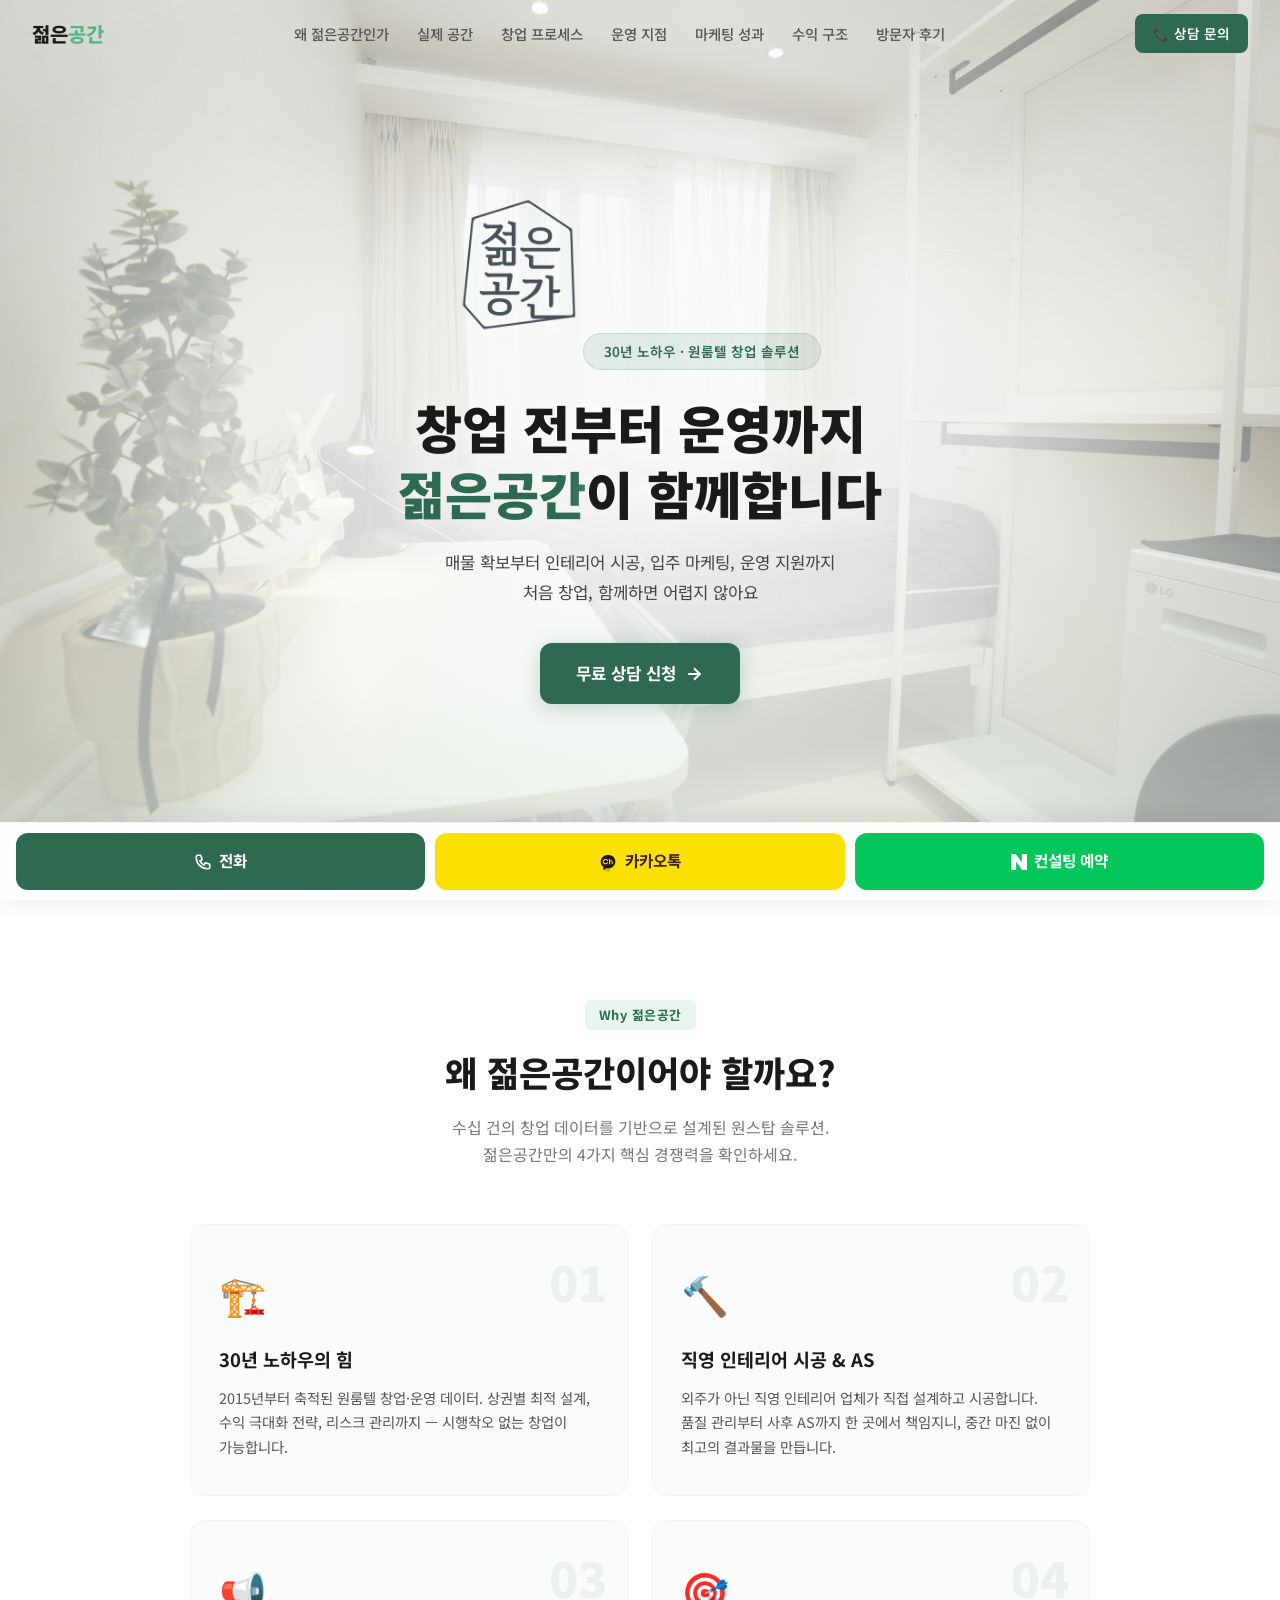
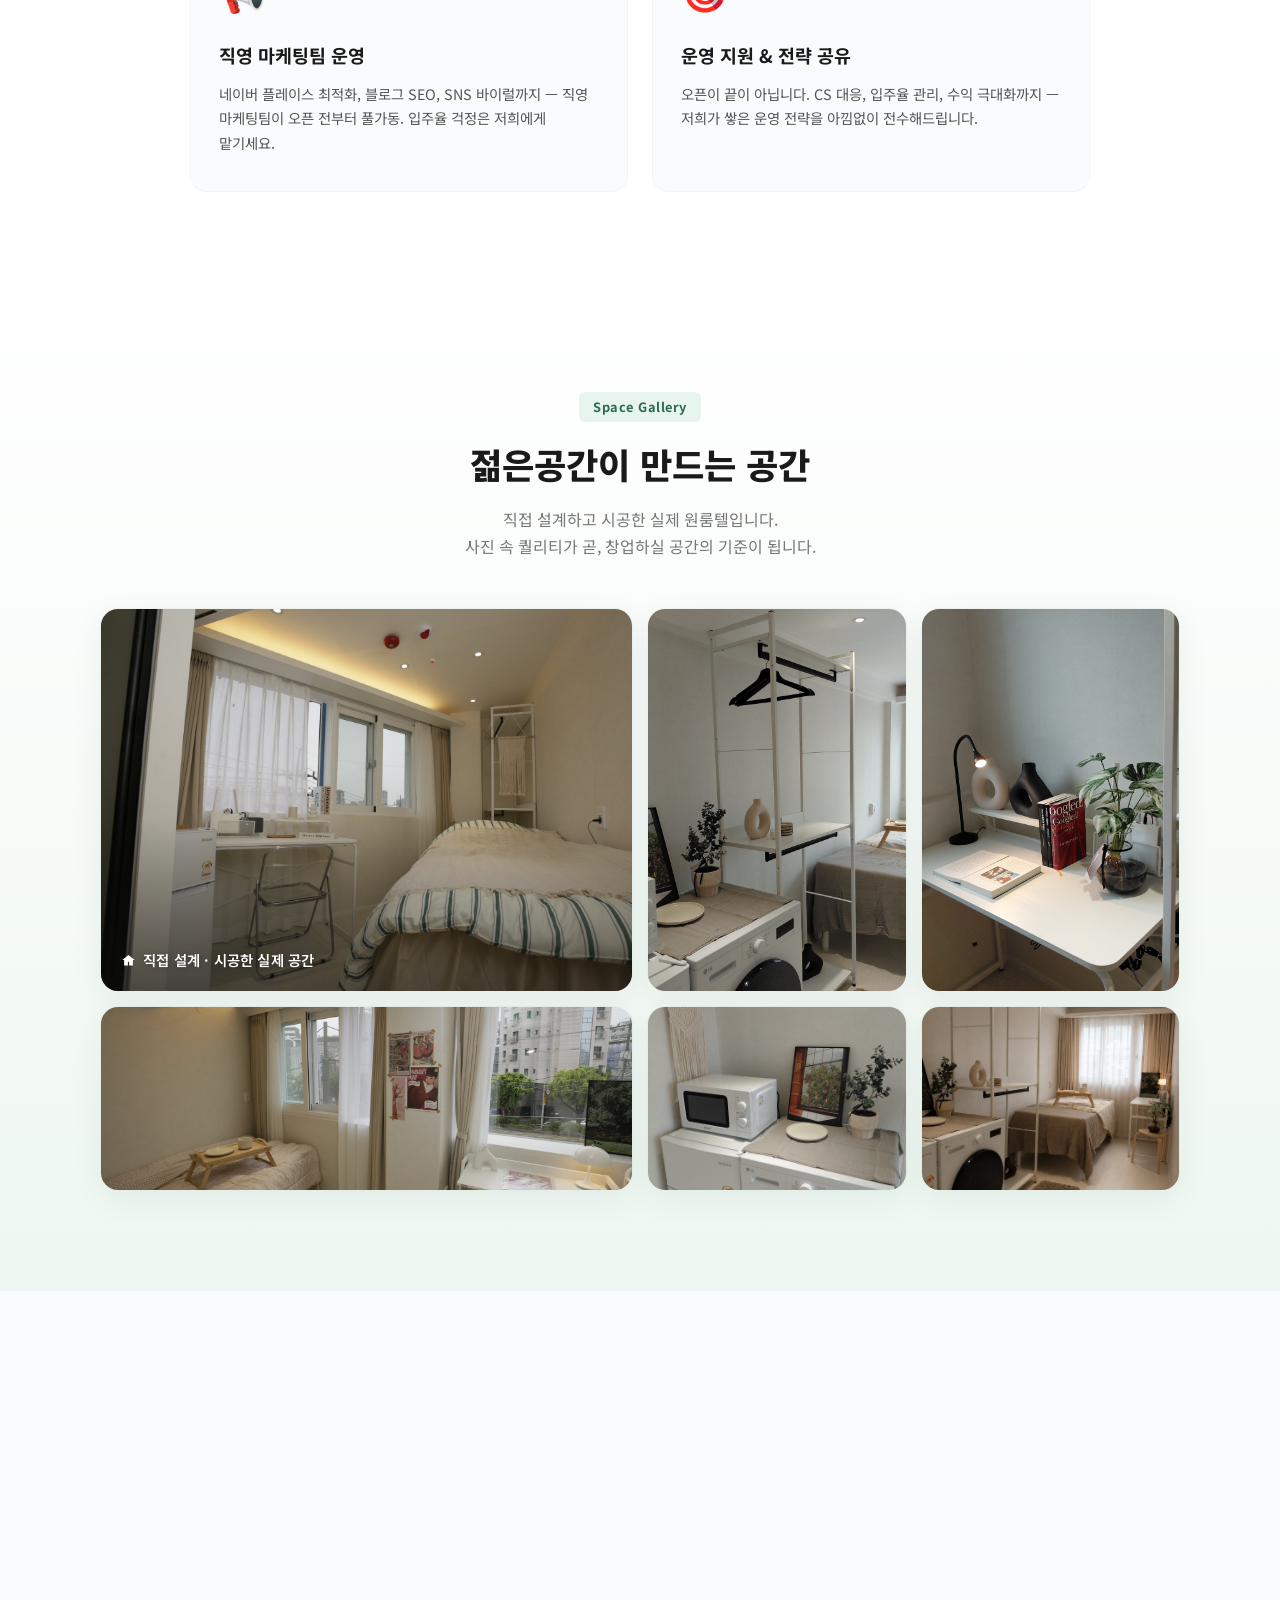
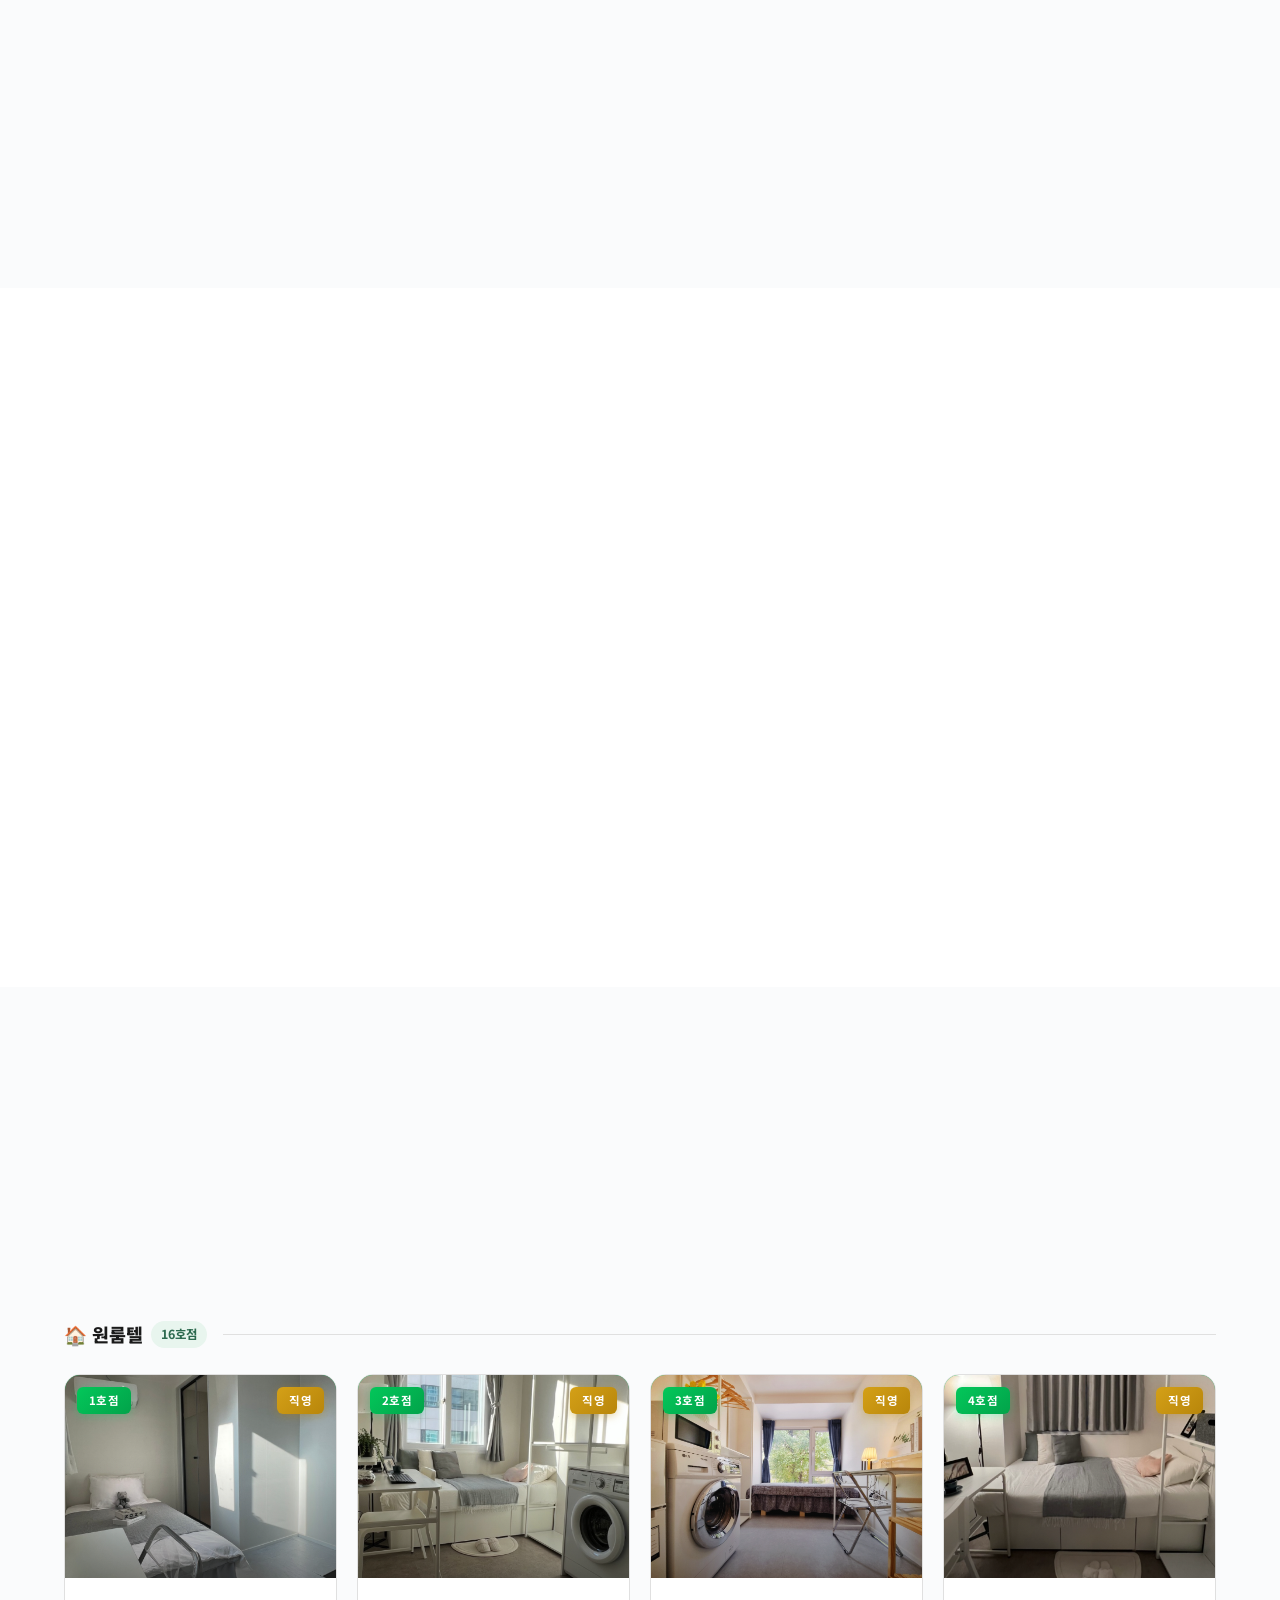
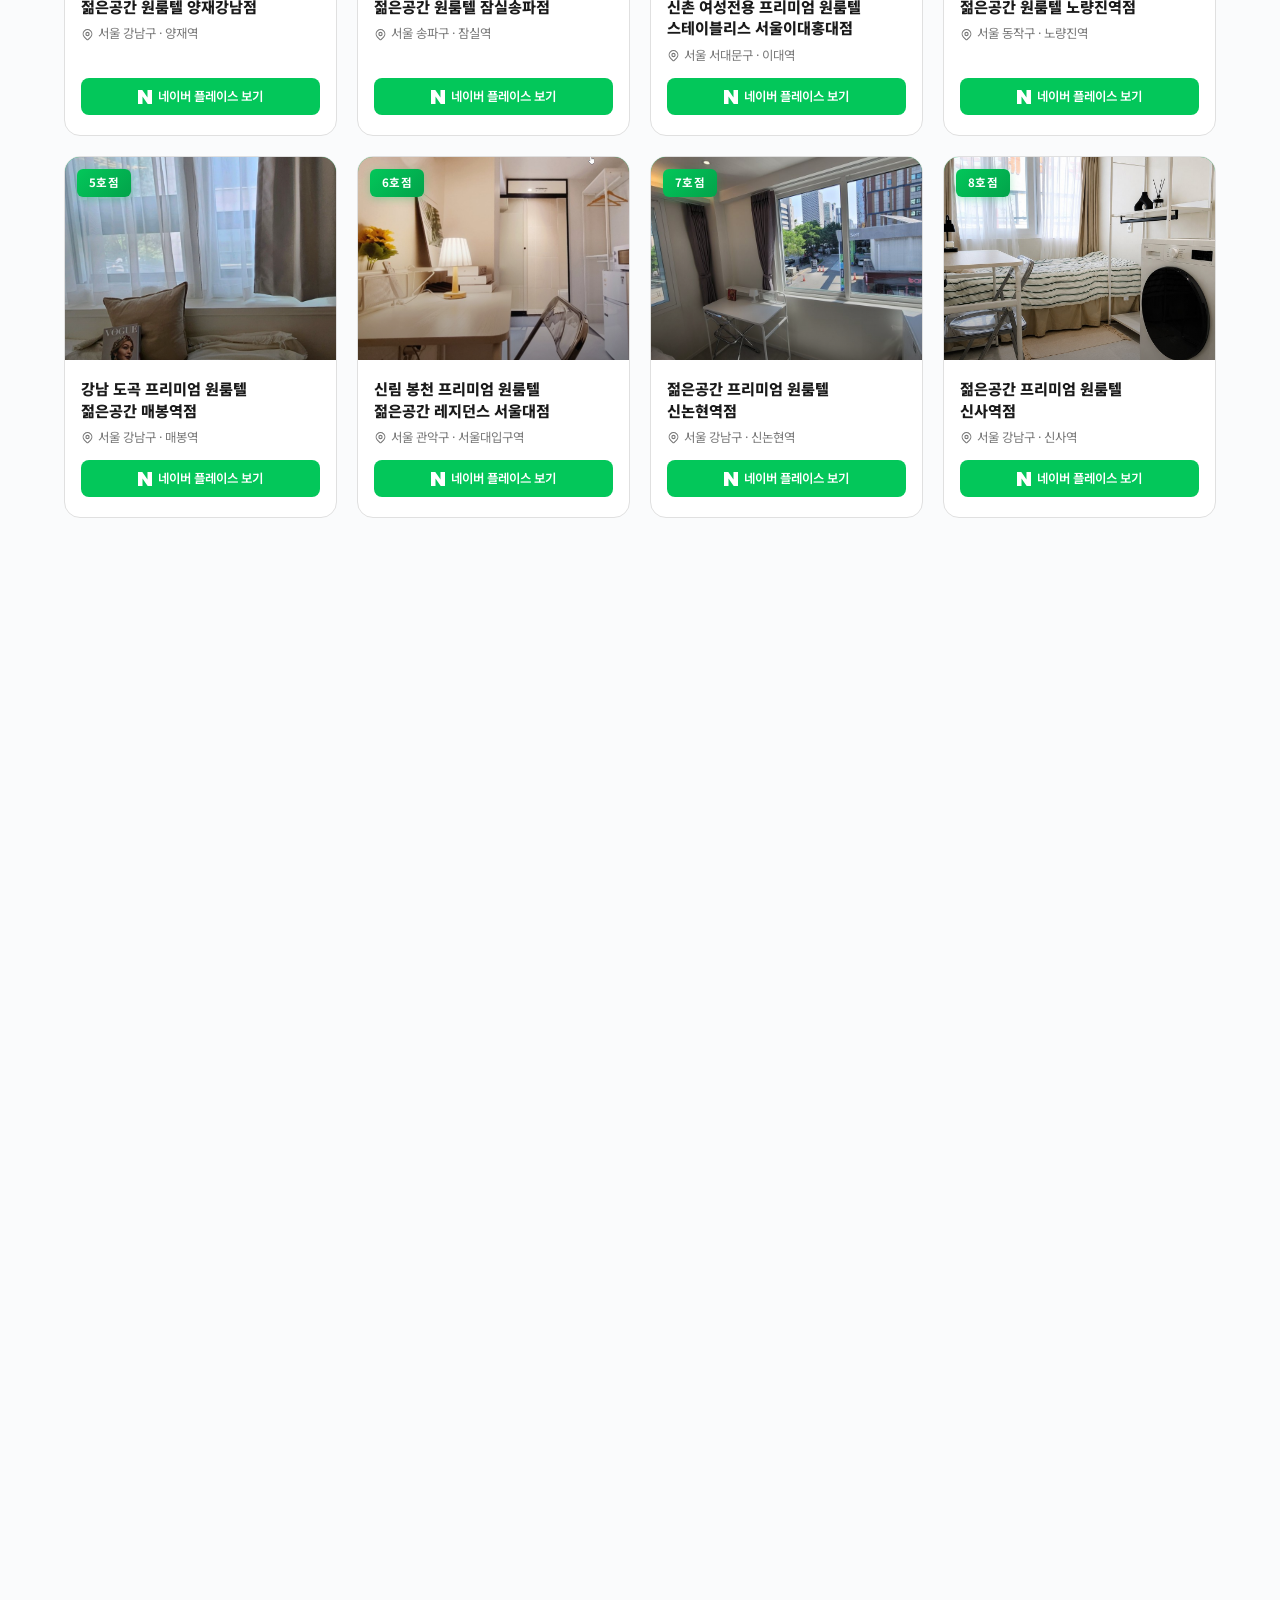
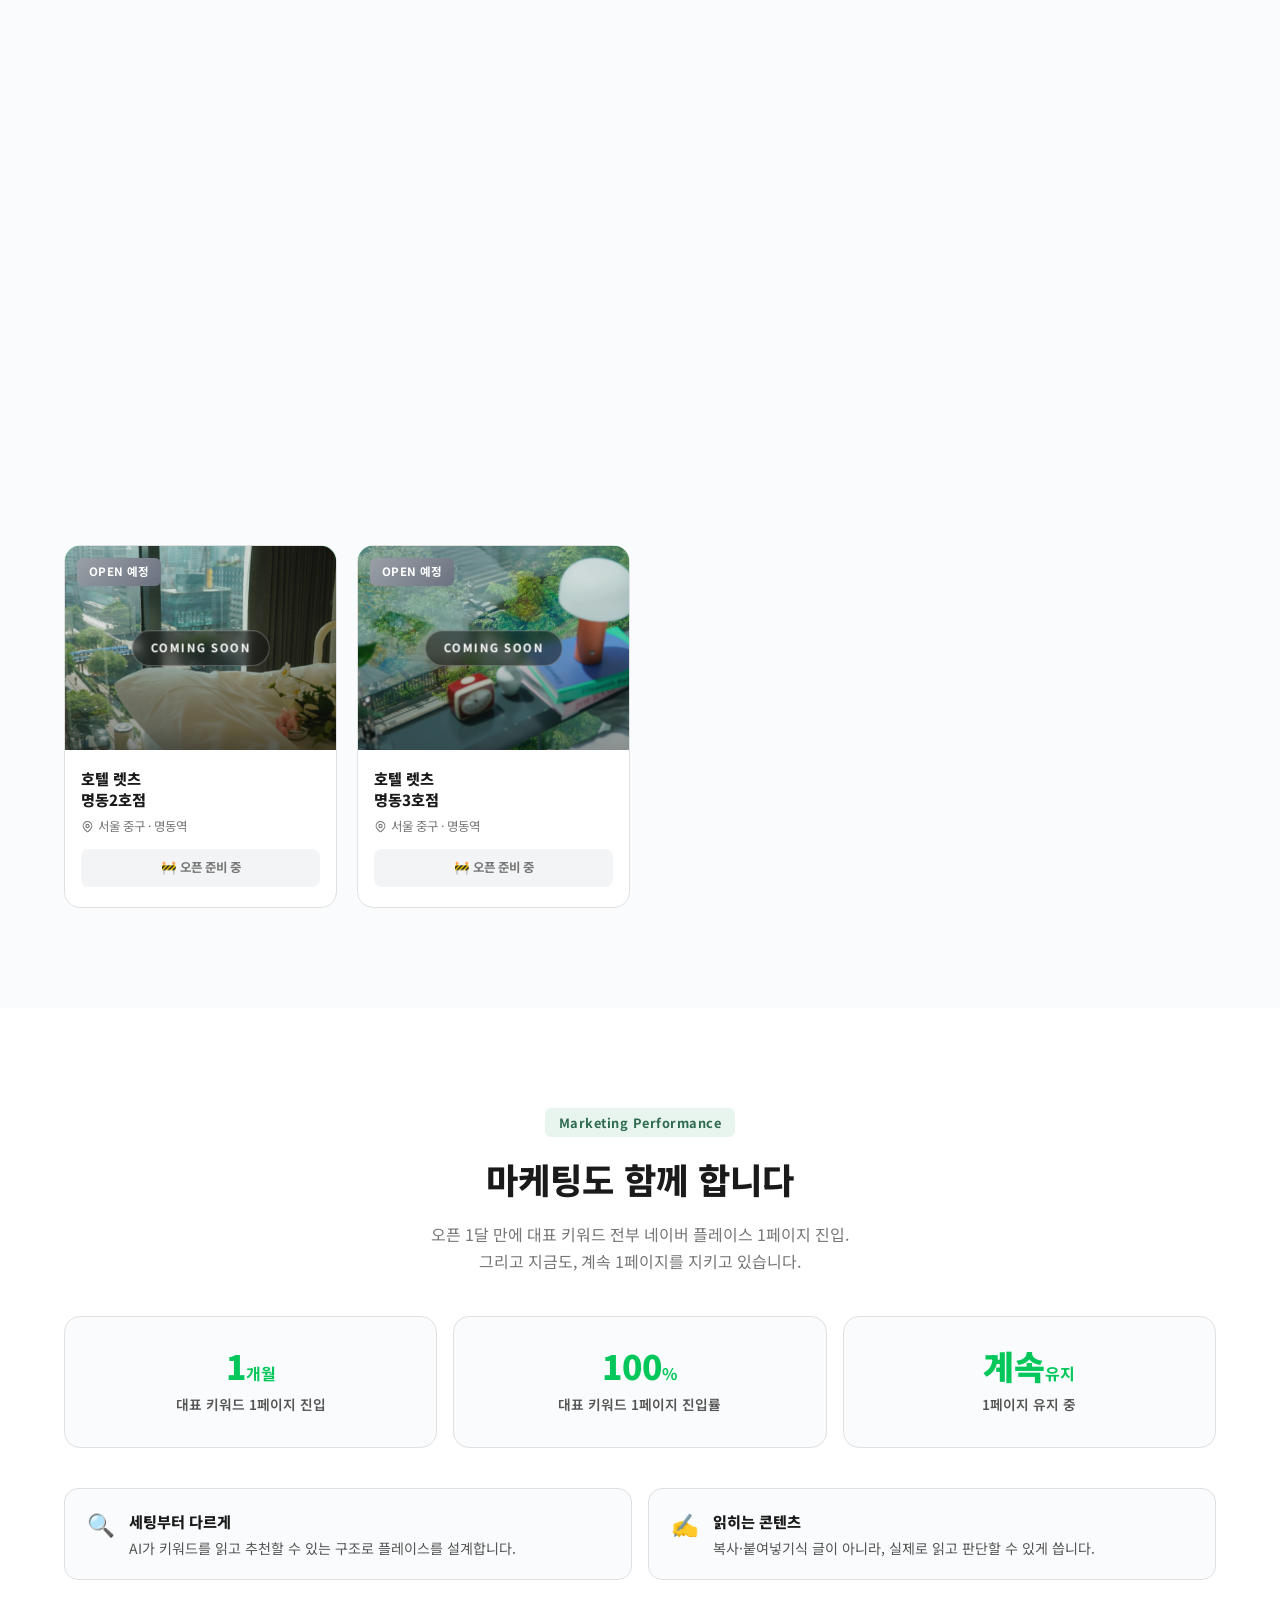
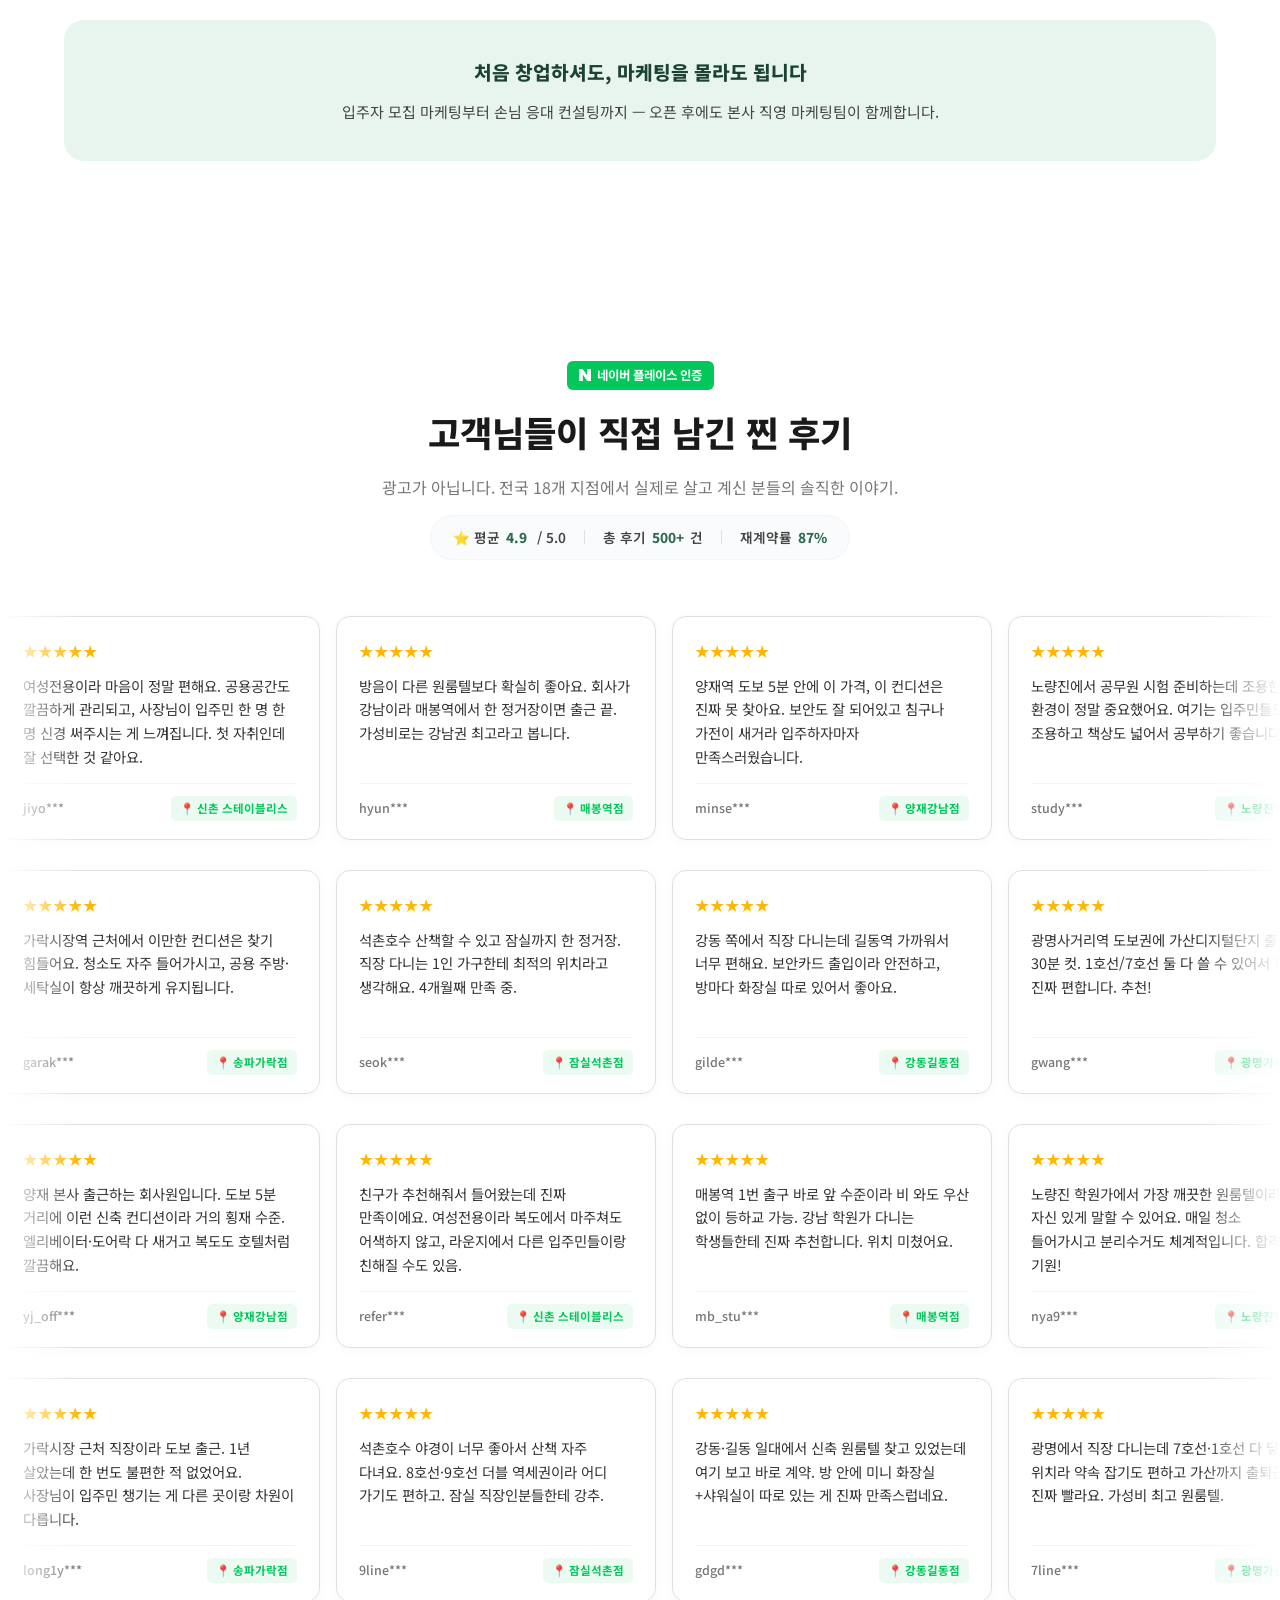
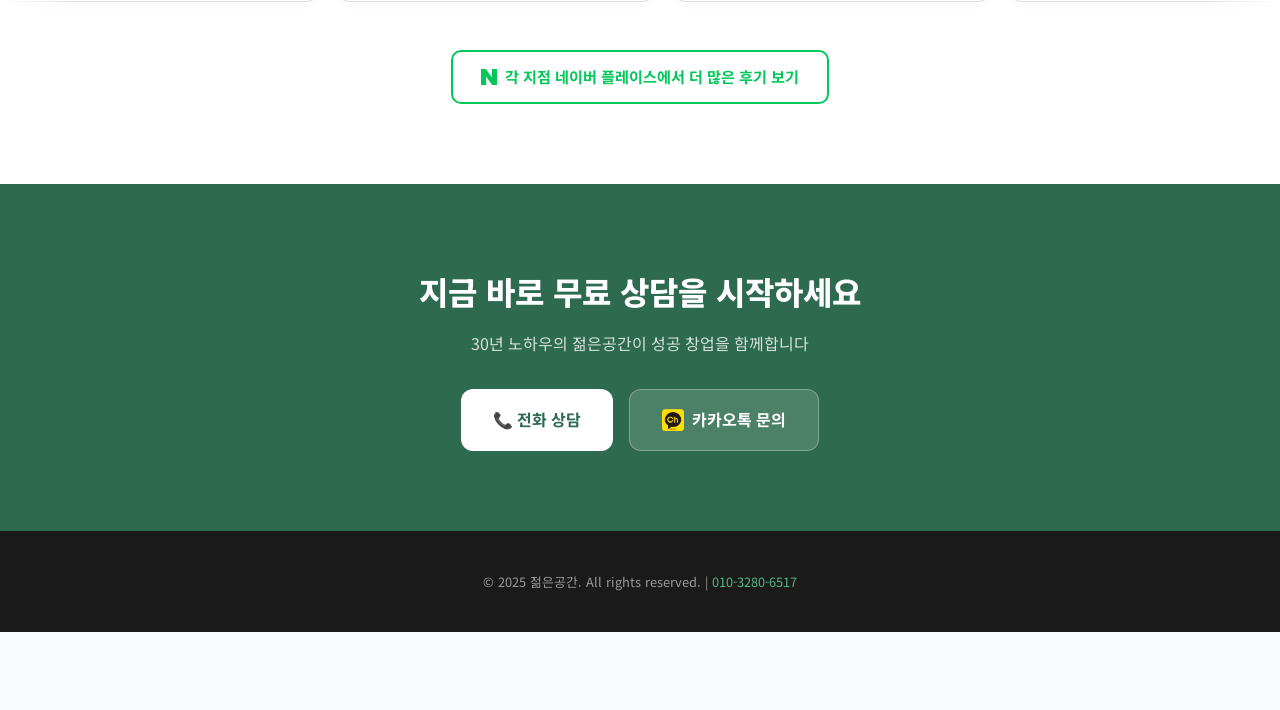
<file: legacy/index.html>
<!DOCTYPE html>
<html lang="ko">
<head>
<meta charset="UTF-8">
<meta name="viewport" content="width=device-width, initial-scale=1.0">
<title>젊은공간 | 원룸텔 창업 원스탑 솔루션</title>
<link rel="preconnect" href="https://fonts.googleapis.com">
<link href="https://fonts.googleapis.com/css2?family=Noto+Sans+KR:wght@300;400;500;600;700;800;900&display=swap" rel="stylesheet">
<style>
:root {
  --primary: #1B4332;
  --primary-light: #2D6A4F;
  --primary-lighter: #40916C;
  --accent: #2D6A4F;
  --accent-light: #52B788;
  --accent-glow: #95D5B2;
  --accent-bg: #E8F5EE;
  --dark: #111;
  --gray-900: #1a1a1a;
  --gray-800: #333;
  --gray-700: #444;
  --gray-600: #555;
  --gray-500: #777;
  --gray-400: #999;
  --gray-300: #bbb;
  --gray-200: #e0e0e0;
  --gray-100: #F3F4F6;
  --white: #FFFFFF;
  --bg: #FAFBFC;
  --card-bg: #FFFFFF;
  --naver: #03C75A;
  --naver-dark: #02a34a;
}

* { margin: 0; padding: 0; box-sizing: border-box; }
html { scroll-behavior: smooth; }

body {
  font-family: 'Noto Sans KR', -apple-system, sans-serif;
  background: var(--bg);
  color: var(--gray-800);
  overflow-x: hidden;
  line-height: 1.7;
  word-break: keep-all;
  overflow-wrap: break-word;
}

/* ===== NAV ===== */
.nav {
  position: fixed; top: 0; left: 0; right: 0; z-index: 100;
  padding: 14px 32px;
  display: flex; justify-content: space-between; align-items: center;
  transition: all 0.35s;
  background: rgba(255,255,255,0);
}
.nav.scrolled {
  background: rgba(255,255,255,0.96);
  backdrop-filter: blur(16px);
  box-shadow: 0 1px 20px rgba(0,0,0,0.06);
  padding: 10px 32px;
}
.nav-logo { font-size: 1.25rem; font-weight: 800; color: var(--gray-900); text-decoration: none; }
.nav-logo .g { color: var(--accent-light); }
.nav-links { display: flex; gap: 28px; list-style: none; }
.nav-links a { text-decoration: none; color: var(--gray-600); font-size: 0.9rem; font-weight: 500; transition: color 0.2s; }
.nav-links a:hover { color: var(--accent); }
.nav-phone {
  display: inline-flex; align-items: center; gap: 6px;
  background: var(--accent); color: #fff; padding: 8px 18px;
  border-radius: 8px; text-decoration: none; font-size: 0.85rem; font-weight: 600;
  transition: background 0.2s;
}
.nav-phone:hover { background: var(--primary-light); }
.nav-right { display: flex; align-items: center; gap: 10px; }
.nav-toggle { display: none; width: 40px; height: 40px; flex-direction: column; justify-content: center; align-items: center; gap: 5px; background: none; border: none; cursor: pointer; padding: 0; }
.nav-toggle span { display: block; width: 22px; height: 2px; background: var(--gray-900); border-radius: 2px; transition: transform 0.3s, opacity 0.3s; }
.nav-toggle.open span:nth-child(1) { transform: translateY(7px) rotate(45deg); }
.nav-toggle.open span:nth-child(2) { opacity: 0; }
.nav-toggle.open span:nth-child(3) { transform: translateY(-7px) rotate(-45deg); }

/* ===== HERO ===== */
.hero {
  position: relative; min-height: 100vh; min-height: 100svh;
  display: flex; align-items: center; justify-content: center; text-align: center;
  background: #eef7f1;
  overflow: hidden;
}
.hero::before {
  content: ''; position: absolute; inset: 0; z-index: 0;
  background: url('../images/space-hero.jpg') center/cover no-repeat;
  transform: scale(1.04);
}
.hero::after {
  content: ''; position: absolute; inset: 0; z-index: 1;
  background:
    radial-gradient(ellipse 62% 56% at 50% 50%, rgba(250,252,251,0.94) 0%, rgba(250,252,251,0.74) 46%, rgba(249,252,250,0.34) 76%, rgba(249,252,250,0.12) 100%),
    linear-gradient(180deg, rgba(245,250,247,0.5) 0%, rgba(240,248,243,0.30) 48%, rgba(232,245,238,0.74) 100%);
}
.hero-content { position: relative; z-index: 2; max-width: 700px; padding: 0 24px; }
.hero-logo { width: 120px; height: auto; margin-bottom: 24px; display: inline-block; }
@media (max-width: 768px) { .hero-logo { width: 90px; margin-bottom: 18px; } }
.hero-badge {
  display: inline-block; padding: 6px 20px; border-radius: 100px;
  background: rgba(45,106,79,0.1); color: var(--accent);
  font-size: 0.85rem; font-weight: 600; margin-bottom: 24px;
  border: 1px solid rgba(45,106,79,0.15);
}
.hero h1 { font-size: clamp(2rem, 5vw, 3.2rem); font-weight: 900; color: var(--gray-900); line-height: 1.3; margin-bottom: 20px; text-shadow: 0 2px 26px rgba(255,255,255,0.75); }
.hero h1 .hl { color: var(--accent); }
.hero p { font-size: 1.05rem; color: var(--gray-700); margin-bottom: 36px; line-height: 1.8; text-shadow: 0 1px 16px rgba(255,255,255,0.85); }
.hero-cta {
  display: inline-flex; align-items: center; gap: 8px;
  background: var(--accent); color: #fff; padding: 16px 36px;
  border-radius: 12px; text-decoration: none; font-size: 1.05rem; font-weight: 700;
  transition: all 0.3s; box-shadow: 0 4px 20px rgba(45,106,79,0.25);
}
.hero-cta:hover { background: var(--primary-light); transform: translateY(-2px); box-shadow: 0 8px 30px rgba(45,106,79,0.3); }
.hero-cta svg { width: 20px; height: 20px; }

/* ===== SECTION COMMON ===== */
.inner { max-width: 1200px; margin: 0 auto; padding: 0 24px; }
section { padding: 100px 0; }
.label {
  display: inline-block; padding: 4px 14px; border-radius: 6px;
  background: var(--accent-bg); color: var(--accent); font-size: 0.8rem; font-weight: 700;
  margin-bottom: 12px; letter-spacing: 0.5px;
}
.stitle { font-size: clamp(1.6rem, 3.5vw, 2.2rem); font-weight: 800; color: var(--gray-900); margin-bottom: 12px; }
.sdesc { font-size: 1rem; color: var(--gray-500); line-height: 1.7; }

/* ===== WHY ===== */
.why { background: var(--white); }
.why-head { text-align: center; margin-bottom: 56px; }
.why-grid { display: grid; grid-template-columns: repeat(2, 1fr); gap: 24px; max-width: 900px; margin: 0 auto; }
.why-card {
  background: var(--bg); border-radius: 16px; padding: 36px 28px;
  border: 1px solid var(--gray-100); transition: all 0.3s;
  position: relative; overflow: hidden;
}
.why-card:hover { transform: translateY(-4px); box-shadow: 0 12px 40px rgba(0,0,0,0.06); border-color: var(--accent-glow); }
.why-num { font-size: 3rem; font-weight: 900; color: rgba(45,106,79,0.07); position: absolute; top: 16px; right: 20px; }
.why-icon { font-size: 2.4rem; margin-bottom: 18px; }
.why-card h3 { font-size: 1.15rem; font-weight: 700; color: var(--gray-900); margin-bottom: 10px; }
.why-card p { font-size: 0.9rem; color: var(--gray-600); line-height: 1.7; }

/* ===== GALLERY ===== */
.gallery { background: linear-gradient(180deg, #ffffff 0%, #eef7f1 100%); }
.gallery-head { text-align: center; margin-bottom: 48px; }
.gallery-grid {
  display: grid;
  grid-template-columns: repeat(4, 1fr);
  grid-auto-rows: 185px;
  gap: 14px;
  max-width: 1080px;
  margin: 0 auto;
}
.g-item {
  position: relative; border-radius: 18px; overflow: hidden;
  border: 1px solid rgba(27,67,50,0.05);
  box-shadow: 0 8px 30px rgba(27,67,50,0.07);
}
.g-item img {
  width: 100%; height: 100%; object-fit: cover; display: block;
  transition: transform 0.6s cubic-bezier(0.22,0.61,0.36,1);
}
.g-item:hover img { transform: scale(1.06); }
.g-big  { grid-column: span 2; grid-row: span 2; }
.g-tall { grid-row: span 2; }
.g-wide { grid-column: span 2; }
.g-big::after {
  content: ''; position: absolute; inset: 0;
  background: linear-gradient(180deg, rgba(0,0,0,0) 55%, rgba(17,17,17,0.5) 100%);
  pointer-events: none;
}
.g-caption {
  position: absolute; left: 20px; bottom: 18px; z-index: 2;
  color: #fff; font-size: 0.9rem; font-weight: 600; letter-spacing: 0.2px;
  text-shadow: 0 1px 6px rgba(0,0,0,0.35);
  display: flex; align-items: center; gap: 7px;
}
.g-caption svg { width: 15px; height: 15px; }
@media (max-width: 768px) {
  .gallery-grid { grid-template-columns: repeat(2, 1fr); grid-auto-rows: 128px; gap: 10px; }
  .g-big  { grid-column: span 2; grid-row: span 2; }
  .g-wide { grid-column: span 2; grid-row: span 1; }
  .g-tall { grid-column: span 1; grid-row: span 1; }
  .g-item { border-radius: 14px; }
  .g-caption { font-size: 0.82rem; left: 14px; bottom: 12px; }
}

/* ===== PROCESS ===== */
.process { background: var(--bg); }
.process-head { text-align: center; margin-bottom: 56px; }
.steps { display: flex; gap: 12px; overflow-x: auto; padding-bottom: 12px; }
.step {
  flex: 1; min-width: 180px; background: var(--white); border-radius: 16px;
  padding: 28px 20px; text-align: center;
  border: 1px solid var(--gray-100); transition: all 0.3s; position: relative;
}
.step:hover { border-color: var(--accent-glow); transform: translateY(-3px); box-shadow: 0 8px 24px rgba(0,0,0,0.05); }
.step-num {
  width: 40px; height: 40px; border-radius: 50%;
  background: var(--accent-bg); color: var(--accent);
  display: flex; align-items: center; justify-content: center;
  font-weight: 800; font-size: 0.95rem; margin: 0 auto 14px;
}
.step h3 { font-size: 1rem; font-weight: 700; color: var(--gray-900); margin-bottom: 6px; }
.step p { font-size: 0.8rem; color: var(--gray-500); }

/* ===== REVENUE ===== */
.revenue { background: var(--white); }
.revenue-head { text-align: center; margin-bottom: 56px; }
.stats-grid { display: grid; grid-template-columns: repeat(4, 1fr); gap: 20px; margin-bottom: 48px; }
.stat-card {
  background: var(--bg); border-radius: 16px; padding: 32px 20px; text-align: center;
  border: 1px solid var(--gray-100); transition: all 0.3s;
}
.stat-card:hover { border-color: var(--accent-glow); }
.stat-card.accent-card { background: linear-gradient(135deg, var(--accent), var(--primary-light)); border: none; }
.stat-card.accent-card .stat-label, .stat-card.accent-card .stat-val, .stat-card.accent-card .stat-sub { color: #fff; }
.stat-label { font-size: 0.8rem; color: var(--gray-500); font-weight: 500; margin-bottom: 8px; }
.stat-val { font-size: 2rem; font-weight: 900; color: var(--gray-900); }
.stat-sub { font-size: 0.75rem; color: var(--gray-400); margin-top: 4px; }

/* ===== FLOW ===== */
.flow { display: flex; align-items: center; justify-content: center; gap: 16px; flex-wrap: wrap; }
.flow-item {
  background: var(--bg); border: 1px solid var(--gray-200); border-radius: 12px;
  padding: 16px 24px; text-align: center; min-width: 120px;
}
.flow-item h4 { font-size: 0.9rem; font-weight: 700; color: var(--gray-900); }
.flow-item p { font-size: 0.75rem; color: var(--gray-500); }
.flow-arrow { color: var(--accent-light); font-size: 1.4rem; font-weight: 700; }

/* ===== BRANCHES ===== */
.branches { background: var(--bg); }
.branches-head { text-align: center; margin-bottom: 40px; }
.branches-grid {
  display: grid; grid-template-columns: repeat(4, 1fr); gap: 20px;
}

/* 카테고리 구분 헤더 */
.branch-cat {
  display: flex; align-items: center; gap: 16px;
  margin: 8px 0 24px;
}
.branch-cat:not(:first-of-type) { margin-top: 64px; }
.branch-cat-title {
  font-size: 1.15rem; font-weight: 800; color: var(--gray-900);
  display: inline-flex; align-items: center; gap: 8px;
  white-space: nowrap;
}
.branch-cat-count {
  display: inline-flex; align-items: center;
  padding: 3px 10px; border-radius: 100px;
  background: var(--accent-bg); color: var(--accent);
  font-size: 0.78rem; font-weight: 700;
}
.branch-cat-line { flex: 1; height: 1px; background: var(--gray-200); }

/* 호스텔 배지 색상 차별화 */
.branch-badge.hostel {
  background: linear-gradient(135deg, #FF6B35 0%, #E94B1C 100%);
  box-shadow: 0 2px 8px rgba(255,107,53,0.3);
}

/* 직영 배지 (우측 상단) */
.branch-badge.direct {
  left: auto; right: 12px;
  background: linear-gradient(135deg, #D4A017 0%, #B8860B 100%);
  box-shadow: 0 2px 8px rgba(184,134,11,0.35);
}

/* 오픈 예정 카드 */
.branch-cat-count.soon { background: #FFF4E5; color: #C2681C; }
.branch-badge.soon {
  background: linear-gradient(135deg, #9AA0A6 0%, #6B7280 100%);
  box-shadow: 0 2px 8px rgba(107,114,128,0.3);
}
.branch-card.soon { cursor: default; }
.branch-card.soon:hover {
  transform: none;
  box-shadow: 0 6px 20px rgba(0,0,0,0.05);
  border-color: var(--gray-200);
}
.branch-card.soon .branch-img.photo img { filter: brightness(0.88) saturate(0.95); }
.branch-card.soon:hover .branch-img.photo img { transform: none; }
.branch-soon-tag {
  position: absolute; z-index: 2; top: 50%; left: 50%; transform: translate(-50%, -50%);
  padding: 7px 18px; border-radius: 100px;
  background: rgba(17,17,17,0.5); backdrop-filter: blur(4px);
  color: #fff; font-size: 0.72rem; font-weight: 700; letter-spacing: 1.5px;
  border: 1px solid rgba(255,255,255,0.3); white-space: nowrap;
}
.branch-naver.soon { background: var(--gray-100); color: var(--gray-500); font-weight: 700; }
.branch-card.soon:hover .branch-naver.soon { background: var(--gray-100); }

.branch-card {
  position: relative; border-radius: 16px; overflow: hidden;
  background: var(--white);
  border: 1px solid var(--gray-200);
  transition: all 0.35s cubic-bezier(0.22,0.61,0.36,1);
  text-decoration: none;
  display: flex; flex-direction: column;
  cursor: pointer;
  height: 100%;
}
.branch-card:hover {
  transform: translateY(-6px);
  box-shadow: 0 16px 48px rgba(3,199,90,0.15);
  border-color: var(--naver);
}

/* 네이버 로고 영역 */
.branch-img {
  width: 100%; aspect-ratio: 4/3;
  background: linear-gradient(135deg, #03C75A 0%, #02a34a 60%, #1B4332 100%);
  display: flex; align-items: center; justify-content: center;
  position: relative; overflow: hidden;
}
.branch-img::before {
  content: ''; position: absolute; inset: 0;
  background: radial-gradient(circle at 30% 40%, rgba(255,255,255,0.15) 0%, transparent 60%);
}
.branch-img img {
  width: 64px; height: 64px; border-radius: 12px;
  box-shadow: 0 4px 16px rgba(0,0,0,0.2);
  position: relative; z-index: 1;
  transition: transform 0.3s;
}
.branch-img.photo img {
  position: absolute; inset: 0;
  width: 100%; height: 100%;
  border-radius: 0; box-shadow: none;
  object-fit: cover;
}
.branch-img.photo::after {
  content: ''; position: absolute; inset: 0;
  background: linear-gradient(180deg, rgba(0,0,0,0) 40%, rgba(0,0,0,0.35) 100%);
  z-index: 1;
}
.branch-img.photo .branch-badge { z-index: 2; }
.branch-card:hover .branch-img img { transform: scale(1.08); }

/* 호점 배지 */
.branch-badge {
  position: absolute; top: 12px; left: 12px; z-index: 2;
  padding: 4px 12px; border-radius: 6px;
  font-size: 0.72rem; font-weight: 700; letter-spacing: 0.3px;
  color: #fff;
  background: linear-gradient(135deg, var(--naver) 0%, var(--naver-dark) 100%);
  box-shadow: 0 2px 8px rgba(3,199,90,0.3);
}

/* 텍스트 영역 */
.branch-info {
  padding: 18px 16px 20px;
  display: flex; flex-direction: column;
  flex: 1;
}
.branch-name {
  font-size: 0.95rem; font-weight: 800; color: var(--gray-900);
  margin-bottom: 6px; line-height: 1.4;
}
.branch-addr {
  font-size: 0.78rem; color: var(--gray-500); font-weight: 400;
  display: flex; align-items: center; gap: 4px;
  margin-bottom: 12px;
}
.branch-addr svg { width: 13px; height: 13px; flex-shrink: 0; }

/* 네이버 플레이스 버튼 */
.branch-naver {
  display: flex; align-items: center; justify-content: center; gap: 6px;
  margin-top: auto; padding: 8px 0;
  background: var(--naver); color: #fff; border-radius: 8px;
  font-size: 0.78rem; font-weight: 600;
  transition: background 0.2s;
}
.branch-card:hover .branch-naver { background: var(--naver-dark); }
.branch-naver svg { width: 14px; height: 14px; }

/* ===== REVIEWS ===== */
.reviews { background: var(--white); padding: 100px 0 80px; overflow: hidden; }
.reviews-head { text-align: center; margin-bottom: 48px; padding: 0 24px; }
.reviews-head .nb { display: inline-block; }
br.mo { display: none; }
@media (max-width: 768px) {
  br.mo { display: inline; }
}
.reviews-head .naver-pin {
  display: inline-flex; align-items: center; gap: 6px;
  padding: 4px 12px; border-radius: 6px;
  background: var(--naver); color: #fff;
  font-size: 0.78rem; font-weight: 700;
  margin-bottom: 12px;
}
.reviews-head .naver-pin svg { width: 12px; height: 12px; }
.reviews-meta {
  display: inline-flex; align-items: center; gap: 18px;
  margin-top: 14px; padding: 10px 22px;
  background: var(--bg); border-radius: 100px;
  border: 1px solid var(--gray-100);
}
.reviews-meta-item { display: flex; align-items: center; gap: 6px; font-size: 0.85rem; color: var(--gray-700); font-weight: 600; }
.reviews-meta-item strong { color: var(--accent); font-weight: 800; }
.reviews-meta-divider { width: 1px; height: 14px; background: var(--gray-200); }

.marquee-wrap { position: relative; }
.marquee-wrap::before, .marquee-wrap::after {
  content: ''; position: absolute; top: 0; bottom: 0; width: 80px; z-index: 3; pointer-events: none;
}
.marquee-wrap::before { left: 0; background: linear-gradient(90deg, var(--white), transparent); }
.marquee-wrap::after { right: 0; background: linear-gradient(-90deg, var(--white), transparent); }

.marquee {
  display: flex; gap: 16px; width: max-content;
  padding: 8px 0;
}
.marquee.r1 { animation: scrollX 110s linear infinite; }
.marquee.r2 { animation: scrollX 130s linear infinite reverse; margin-top: 14px; }
.marquee.r3 { animation: scrollX 120s linear infinite; margin-top: 14px; }
.marquee.r4 { animation: scrollX 140s linear infinite reverse; margin-top: 14px; }
.marquee-wrap:hover .marquee { animation-play-state: paused; }

@keyframes scrollX {
  from { transform: translateX(0); }
  to { transform: translateX(-50%); }
}

.review-card {
  flex: 0 0 320px; background: var(--white); border-radius: 14px;
  padding: 22px 22px 18px; border: 1px solid var(--gray-200);
  text-decoration: none; color: inherit; display: flex; flex-direction: column;
  transition: all 0.25s; box-shadow: 0 2px 12px rgba(0,0,0,0.03);
}
.review-card:hover {
  transform: translateY(-3px); border-color: var(--naver);
  box-shadow: 0 8px 28px rgba(3,199,90,0.12);
}
.review-stars { color: #FFB800; font-size: 0.9rem; letter-spacing: 1px; margin-bottom: 10px; }
.review-text {
  font-size: 0.9rem; color: var(--gray-800); line-height: 1.65;
  margin-bottom: 14px; flex: 1;
  display: -webkit-box; -webkit-line-clamp: 4; -webkit-box-orient: vertical;
  overflow: hidden;
}
.review-meta {
  display: flex; justify-content: space-between; align-items: center;
  padding-top: 12px; border-top: 1px solid var(--gray-100);
}
.review-author { font-size: 0.78rem; color: var(--gray-500); font-weight: 500; }
.review-branch {
  display: inline-flex; align-items: center; gap: 4px;
  font-size: 0.72rem; font-weight: 700; color: var(--naver);
  background: rgba(3,199,90,0.08); padding: 3px 9px; border-radius: 5px;
}

.reviews-cta {
  text-align: center; margin-top: 40px; padding: 0 24px;
}
.reviews-cta a {
  display: inline-flex; align-items: center; gap: 8px;
  padding: 14px 28px; border-radius: 10px;
  background: var(--white); color: var(--naver);
  border: 2px solid var(--naver);
  text-decoration: none; font-size: 0.95rem; font-weight: 700;
  transition: all 0.25s;
  text-align: center; line-height: 1.4;
}
.reviews-cta a > span { display: inline-block; }
.reviews-cta a:hover { background: var(--naver); color: #fff; transform: translateY(-2px); }
.reviews-cta a svg { width: 16px; height: 16px; }

@media (max-width: 768px) {
  .reviews { padding: 70px 0 50px; }
  .reviews-head { margin-bottom: 32px; }
  .reviews-head .sdesc { font-size: 0.92rem; line-height: 1.65; }
  .review-card { flex: 0 0 270px; padding: 20px 18px 16px; }
  .review-text { font-size: 0.85rem; }
  .reviews-meta {
    flex-direction: column; gap: 6px; padding: 12px 20px;
    border-radius: 14px;
  }
  .reviews-meta-item { font-size: 0.82rem; }
  .reviews-meta-divider { display: none; }
  .marquee-wrap::before, .marquee-wrap::after { width: 40px; }
  .marquee.r3, .marquee.r4 { display: none; }
  .reviews-cta a { font-size: 0.9rem; padding: 12px 22px; }
}

/* ===== CTA ===== */
.cta-section {
  background: linear-gradient(135deg, var(--accent), var(--primary-light));
  text-align: center; padding: 80px 24px;
}
.cta-section h2 { font-size: clamp(1.5rem, 3.5vw, 2rem); font-weight: 800; color: #fff; margin-bottom: 12px; }
.cta-section p { font-size: 1rem; color: rgba(255,255,255,0.8); margin-bottom: 32px; }
.cta-btns { display: flex; gap: 16px; justify-content: center; flex-wrap: wrap; }
.cta-btn {
  display: inline-flex; align-items: center; gap: 8px;
  padding: 16px 32px; border-radius: 12px;
  text-decoration: none; font-size: 1rem; font-weight: 700;
  transition: all 0.3s;
}
.cta-btn.pri { background: #fff; color: var(--accent); }
.cta-btn.pri:hover { transform: translateY(-2px); box-shadow: 0 8px 24px rgba(0,0,0,0.15); }
.cta-btn.sec { background: rgba(255,255,255,0.15); color: #fff; border: 1px solid rgba(255,255,255,0.3); }
.cta-btn.sec:hover { background: rgba(255,255,255,0.25); }

/* ===== FOOTER ===== */
.footer { background: var(--gray-900); color: var(--gray-400); text-align: center; padding: 40px 24px; font-size: 0.8rem; }
.footer a { color: var(--accent-light); text-decoration: none; }

/* ===== RESPONSIVE ===== */
@media (max-width: 1024px) {
  .nav-toggle { display: flex; }
  .nav-links {
    position: absolute; top: 100%; left: 0; right: 0;
    flex-direction: column; gap: 0;
    background: rgba(255,255,255,0.98); backdrop-filter: blur(16px);
    box-shadow: 0 14px 30px rgba(0,0,0,0.10);
    border-top: 1px solid rgba(0,0,0,0.05);
    padding: 6px 16px 14px;
    transform: translateY(-12px); opacity: 0; pointer-events: none;
    transition: transform 0.28s ease, opacity 0.28s ease;
  }
  .nav-links.open { transform: translateY(0); opacity: 1; pointer-events: auto; }
  .nav-links li { border-top: 1px solid rgba(0,0,0,0.06); }
  .nav-links li:first-child { border-top: none; }
  .nav-links a { display: block; padding: 14px 4px; font-size: 1rem; color: var(--gray-900); }
  .why-grid { grid-template-columns: 1fr 1fr; }
  .stats-grid { grid-template-columns: repeat(2, 1fr); }
  .branches-grid { grid-template-columns: repeat(3, 1fr); }
  section { padding: 80px 0; }
}
@media (max-width: 768px) {
  .nav { padding: 10px 16px; }
  .nav.scrolled { padding: 8px 16px; }
  .nav-phone { padding: 7px 14px; font-size: 0.8rem; }
  .hero { min-height: auto; padding: 120px 0 80px; }
  .hero-content { padding: 0 20px; }
  .hero p { font-size: 0.95rem; line-height: 1.7; }
  .hero p br, .sdesc br, .why-card p br, .step p br { display: none; }
  .hero-cta { padding: 14px 28px; font-size: 1rem; }
  section { padding: 60px 0; }
  .inner { padding: 0 20px; }
  .why-head, .process-head, .revenue-head, .branches-head { margin-bottom: 36px; }
  .why-grid { grid-template-columns: 1fr; gap: 16px; }
  .why-card { padding: 28px 22px; }
  .stats-grid { grid-template-columns: repeat(2, 1fr); gap: 12px; margin-bottom: 36px; }
  .stat-card { padding: 24px 14px; }
  .stat-val { font-size: 1.6rem; }
  .branches-grid { grid-template-columns: 1fr 1fr; gap: 12px; }
  .steps { flex-wrap: wrap; gap: 10px; }
  .step { flex: 0 0 calc(50% - 5px); min-width: 0; padding: 22px 14px; }
  .flow { flex-direction: column; gap: 6px; }
  .flow-item { width: 100%; max-width: 280px; padding: 14px 20px; display: flex; align-items: center; justify-content: space-between; gap: 16px; }
  .flow-item h4 { font-size: 0.95rem; margin: 0; }
  .flow-item p { font-size: 0.85rem; color: var(--accent); font-weight: 700; margin: 0; }
  .flow-arrow { transform: rotate(90deg); font-size: 1.1rem; margin: -2px 0; }
  .cta-section { padding: 60px 20px; }
  .cta-btn { padding: 14px 24px; font-size: 0.95rem; width: 100%; justify-content: center; max-width: 320px; }
  .cta-btns { flex-direction: column; align-items: center; gap: 12px; }
}
@media (max-width: 480px) {
  .nav-logo { font-size: 1.1rem; }
  .nav-phone { padding: 6px 12px; font-size: 0.75rem; }
  .hero-badge { font-size: 0.75rem; padding: 5px 16px; margin-bottom: 18px; }
  .hero p { font-size: 0.9rem; margin-bottom: 28px; }
  .branches-grid { grid-template-columns: 1fr; }
  .stats-grid { grid-template-columns: 1fr 1fr; }
  .stat-val { font-size: 1.4rem; }
  .stat-label { font-size: 0.72rem; }
  .stat-sub { font-size: 0.68rem; }
  .step { flex: 0 0 100%; }
  .branch-info { padding: 14px 12px 16px; }
  .branch-name { font-size: 0.9rem; }
  .branch-addr { font-size: 0.72rem; }
  .footer { padding: 32px 16px; font-size: 0.75rem; }
}

/* ===== ANIMATIONS ===== */
.rv { opacity: 0; transform: translateY(32px); transition: all 0.7s cubic-bezier(0.22,0.61,0.36,1); }
.rv.vis { opacity: 1; transform: translateY(0); }

/* ===== FLOATING BOTTOM CTA ===== */
body { padding-bottom: 78px; }
.float-cta {
  position: fixed; left: 0; right: 0; bottom: 0; z-index: 200;
  display: flex; gap: 10px;
  padding: 10px 16px calc(10px + env(safe-area-inset-bottom));
  background: rgba(255,255,255,0.97);
  backdrop-filter: blur(12px);
  box-shadow: 0 -2px 24px rgba(0,0,0,0.1);
  border-top: 1px solid var(--gray-100);
}
/* ===== PERFORMANCE (마케팅 성과) ===== */
.performance { background: var(--white); }
.perf-stats {
  display: grid; grid-template-columns: repeat(3, 1fr); gap: 16px;
  margin: 40px 0 40px;
}
.perf-stat {
  text-align: center; padding: 30px 16px;
  background: var(--bg); border: 1px solid var(--gray-200); border-radius: 16px;
}
.perf-stat .pv { font-size: 2.1rem; font-weight: 900; color: var(--naver); line-height: 1.15; }
.perf-stat .pv small { font-size: 1rem; font-weight: 700; }
.perf-stat .pl { margin-top: 8px; font-size: 0.86rem; font-weight: 600; color: var(--gray-600); }
.perf-how {
  display: grid; grid-template-columns: repeat(2, 1fr); gap: 16px;
  margin-bottom: 40px;
}
.perf-how-item {
  display: flex; align-items: flex-start; gap: 14px;
  padding: 20px 22px;
  background: var(--bg); border: 1px solid var(--gray-200); border-radius: 14px;
}
.perf-how .ph-icon { font-size: 1.4rem; line-height: 1.3; flex-shrink: 0; }
.perf-how .ph-text {
  font-size: 0.88rem; color: var(--gray-600); line-height: 1.6;
}
.perf-how .ph-text b {
  display: block; font-size: 0.95rem; font-weight: 800;
  color: var(--gray-900); margin-bottom: 4px;
}
.perf-closing {
  text-align: center; background: var(--accent-bg);
  border-radius: 20px; padding: 36px 24px;
}
.perf-closing h3 { font-size: 1.2rem; font-weight: 800; color: var(--primary); margin-bottom: 10px; }
.perf-closing p { font-size: 0.94rem; color: var(--gray-700); line-height: 1.7; }
@media (max-width: 900px) {
  .perf-stats { grid-template-columns: 1fr; }
  .perf-how { grid-template-columns: 1fr; }
}

.float-cta a {
  flex: 1; display: inline-flex; align-items: center; justify-content: center; gap: 7px;
  padding: 15px 0; border-radius: 12px;
  font-size: 0.98rem; font-weight: 700; text-decoration: none;
  white-space: nowrap; transition: all 0.2s;
}
.float-cta .fc-call { background: var(--accent); color: #fff; }
.float-cta .fc-call:hover { background: var(--primary-light); }
.float-cta .fc-kakao { background: #FAE100; color: #3C1E1E; }
.float-cta .fc-kakao:hover { background: #f5d800; }
.float-cta .fc-naver { background: var(--naver); color: #fff; }
.float-cta .fc-naver:hover { background: var(--naver-dark); }
.float-cta .fc-call svg { width: 18px; height: 18px; }
.float-cta .fc-kakao img { width: 20px; height: 20px; object-fit: contain; }
.float-cta .fc-naver svg { width: 16px; height: 16px; }
@media (max-width: 768px) {
  body { padding-bottom: 70px; }
  .float-cta { padding: 8px 12px calc(8px + env(safe-area-inset-bottom)); gap: 8px; }
  .float-cta a { padding: 13px 0; font-size: 0.92rem; }
}
</style>
</head>
<body>

<!-- NAV -->
<nav class="nav" id="nav">
  <a href="#" class="nav-logo">젊은<span class="g">공간</span></a>
  <ul class="nav-links" id="navLinks">
    <li><a href="#why">왜 젊은공간인가</a></li>
    <li><a href="#gallery">실제 공간</a></li>
    <li><a href="#process">창업 프로세스</a></li>
    <li><a href="#branches">운영 지점</a></li>
    <li><a href="#performance">마케팅 성과</a></li>
    <li><a href="#revenue">수익 구조</a></li>
    <li><a href="#reviews">방문자 후기</a></li>
  </ul>
  <div class="nav-right">
    <a href="tel:010-3280-6517" class="nav-phone">📞 상담 문의</a>
    <button class="nav-toggle" id="navToggle" aria-label="메뉴 열기" aria-expanded="false"><span></span><span></span><span></span></button>
  </div>
</nav>

<!-- HERO -->
<section class="hero">
  <div class="hero-content">
    <img src="../images/logo.png" alt="젊은공간" class="hero-logo">
    <div class="hero-badge">30년 노하우 · 원룸텔 창업 솔루션</div>
    <h1>창업 전부터 운영까지<br><span class="hl">젊은공간</span>이 함께합니다</h1>
    <p>매물 확보부터 인테리어 시공, 입주 마케팅, 운영 지원까지<br>처음 창업, 함께하면 어렵지 않아요</p>
    <a href="http://pf.kakao.com/_IxcadX" target="_blank" rel="noopener" class="hero-cta">
      무료 상담 신청
      <svg fill="none" stroke="currentColor" stroke-width="2.5" viewBox="0 0 24 24"><path d="M5 12h14M12 5l7 7-7 7"/></svg>
    </a>
  </div>
</section>

<!-- WHY -->
<section class="why" id="why">
  <div class="inner">
    <div class="why-head rv">
      <div class="label">Why 젊은공간</div>
      <h2 class="stitle">왜 젊은공간이어야 할까요?</h2>
      <p class="sdesc">수십 건의 창업 데이터를 기반으로 설계된 원스탑 솔루션.<br>젊은공간만의 4가지 핵심 경쟁력을 확인하세요.</p>
    </div>
    <div class="why-grid">
      <div class="why-card rv">
        <div class="why-num">01</div>
        <div class="why-icon">🏗️</div>
        <h3>30년 노하우의 힘</h3>
        <p>2015년부터 축적된 원룸텔 창업·운영 데이터. 상권별 최적 설계, 수익 극대화 전략, 리스크 관리까지 — 시행착오 없는 창업이 가능합니다.</p>
      </div>
      <div class="why-card rv">
        <div class="why-num">02</div>
        <div class="why-icon">🔨</div>
        <h3>직영 인테리어 시공 & AS</h3>
        <p>외주가 아닌 직영 인테리어 업체가 직접 설계하고 시공합니다. 품질 관리부터 사후 AS까지 한 곳에서 책임지니, 중간 마진 없이 최고의 결과물을 만듭니다.</p>
      </div>
      <div class="why-card rv">
        <div class="why-num">03</div>
        <div class="why-icon">📢</div>
        <h3>직영 마케팅팀 운영</h3>
        <p>네이버 플레이스 최적화, 블로그 SEO, SNS 바이럴까지 — 직영 마케팅팀이 오픈 전부터 풀가동. 입주율 걱정은 저희에게 맡기세요.</p>
      </div>
      <div class="why-card rv">
        <div class="why-num">04</div>
        <div class="why-icon">🎯</div>
        <h3>운영 지원 & 전략 공유</h3>
        <p>오픈이 끝이 아닙니다. CS 대응, 입주율 관리, 수익 극대화까지 — 저희가 쌓은 운영 전략을 아낌없이 전수해드립니다.</p>
      </div>
    </div>
  </div>
</section>

<!-- GALLERY -->
<section class="gallery" id="gallery">
  <div class="inner">
    <div class="gallery-head rv">
      <div class="label">Space Gallery</div>
      <h2 class="stitle">젊은공간이 만드는 공간</h2>
      <p class="sdesc">직접 설계하고 시공한 실제 원룸텔입니다.<br>사진 속 퀄리티가 곧, 창업하실 공간의 기준이 됩니다.</p>
    </div>
    <div class="gallery-grid rv">
      <div class="g-item g-big">
        <img src="../images/space-01.jpg" alt="젊은공간 프리미엄 원룸텔 실제 공간" loading="lazy">
        <div class="g-caption">
          <svg viewBox="0 0 24 24" fill="currentColor"><path d="M12 3 2 11h3v9h6v-6h2v6h6v-9h3z"/></svg>
          직접 설계 · 시공한 실제 공간
        </div>
      </div>
      <div class="g-item g-tall"><img src="../images/space-02.jpg" alt="원룸텔 인테리어 실제 공간" loading="lazy"></div>
      <div class="g-item g-tall"><img src="../images/space-03.jpg" alt="원룸텔 인테리어 디테일" loading="lazy"></div>
      <div class="g-item g-wide"><img src="../images/space-04.jpg" alt="원룸텔 풀옵션 실제 공간" loading="lazy"></div>
      <div class="g-item"><img src="../images/space-05.jpg" alt="원룸텔 인테리어 디테일" loading="lazy"></div>
      <div class="g-item"><img src="../images/space-06.jpg" alt="원룸텔 인테리어 실제 공간" loading="lazy"></div>
    </div>
  </div>
</section>

<!-- PROCESS -->
<section class="process" id="process">
  <div class="inner">
    <div class="process-head rv">
      <div class="label">5-Step Process</div>
      <h2 class="stitle">원룸텔 창업, 5단계로 끝</h2>
      <p class="sdesc">매물 확보부터 안정적 운영까지, 전 과정을 함께합니다.</p>
    </div>
    <div class="steps">
      <div class="step rv"><div class="step-num">1</div><h3>매물 확보</h3><p>입지 분석 및<br>최적 매물 선정</p></div>
      <div class="step rv"><div class="step-num">2</div><h3>상권 분석</h3><p>수요·경쟁 분석<br>수익성 시뮬레이션</p></div>
      <div class="step rv"><div class="step-num">3</div><h3>설계 및 시공</h3><p>직영 인테리어<br>최적 공간 설계</p></div>
      <div class="step rv"><div class="step-num">4</div><h3>입주 마케팅</h3><p>네이버·SNS<br>사전 마케팅</p></div>
      <div class="step rv"><div class="step-num">5</div><h3>운영 지원</h3><p>CS·정산·AS<br>지속 관리</p></div>
    </div>
  </div>
</section>

<!-- REVENUE -->
<section class="revenue" id="revenue">
  <div class="inner">
    <div class="revenue-head rv">
      <div class="label">Revenue</div>
      <h2 class="stitle">수익 구조 한눈에 보기</h2>
      <p class="sdesc">실제 운영 데이터 기반 평균 수익 시뮬레이션</p>
    </div>
    <div class="stats-grid">
      <div class="stat-card rv"><div class="stat-label">평균 창업 비용</div><div class="stat-val">4.3억</div><div class="stat-sub">인테리어 + 보증금 포함</div></div>
      <div class="stat-card rv"><div class="stat-label">연 매출</div><div class="stat-val">1.3억</div><div class="stat-sub">평균 입주율 92% 기준</div></div>
      <div class="stat-card accent-card rv"><div class="stat-label">월 순수익</div><div class="stat-val">1,000만</div><div class="stat-sub">관리비·마케팅비 제외</div></div>
      <div class="stat-card rv"><div class="stat-label">투자 회수 기간</div><div class="stat-val">3년</div><div class="stat-sub">상권·규모에 따라 변동</div></div>
    </div>
    <div class="flow rv">
      <div class="flow-item"><h4>💰 투자</h4><p>4.3억</p></div>
      <div class="flow-arrow">→</div>
      <div class="flow-item"><h4>🏠 오픈</h4><p>D-Day</p></div>
      <div class="flow-arrow">→</div>
      <div class="flow-item"><h4>📈 안정화</h4><p>3~6개월</p></div>
      <div class="flow-arrow">→</div>
      <div class="flow-item"><h4>💵 월수익</h4><p>1,000만+</p></div>
      <div class="flow-arrow">→</div>
      <div class="flow-item"><h4>🎯 회수</h4><p>~3년</p></div>
    </div>
  </div>
</section>

<!-- BRANCHES -->
<section class="branches" id="branches">
  <div class="inner">
    <div class="branches-head rv">
      <div class="label">Branches</div>
      <h2 class="stitle">전국 18개 지점 운영 중</h2>
      <p class="sdesc">원룸텔 16개 · 호스텔 2개 운영 중, 호스텔 8곳 오픈 예정<br>네이버 플레이스에서 각 지점의 실시간 정보를 확인하세요.</p>
    </div>

    <div class="branch-cat rv">
      <h3 class="branch-cat-title">🏠 원룸텔 <span class="branch-cat-count">16호점</span></h3>
      <span class="branch-cat-line"></span>
    </div>
    <div class="branches-grid">

      <!-- 1호점 양재강남 -->
      <a class="branch-card rv" href="https://naver.me/xNp9Zqs3" target="_blank" rel="noopener">
        <div class="branch-img photo"><div class="branch-badge">1호점</div><div class="branch-badge direct">직영</div><img src="../images/branch-03.png" alt="1호점"></div>
        <div class="branch-info">
          <div class="branch-name">젊은공간 원룸텔 양재강남점</div>
          <div class="branch-addr">
            <svg fill="none" stroke="currentColor" stroke-width="2" viewBox="0 0 24 24"><path d="M17.657 16.657L13.414 20.9a2 2 0 01-2.827 0l-4.244-4.243a8 8 0 1111.314 0z"/><circle cx="12" cy="11" r="3"/></svg>
            서울 강남구 · 양재역
          </div>
          <div class="branch-naver"><svg viewBox="0 0 24 24" fill="currentColor"><path d="M16.273 12.845 7.376 0H0v24h7.727V11.155L16.624 24H24V0h-7.727z"/></svg>네이버 플레이스 보기</div>
        </div>
      </a>

      <!-- 2호점 잠실송파 -->
      <a class="branch-card rv" href="https://naver.me/xF4Q1CaN" target="_blank" rel="noopener">
        <div class="branch-img photo"><div class="branch-badge">2호점</div><div class="branch-badge direct">직영</div><img src="../images/branch-04.png" alt="2호점"></div>
        <div class="branch-info">
          <div class="branch-name">젊은공간 원룸텔 잠실송파점</div>
          <div class="branch-addr"><svg fill="none" stroke="currentColor" stroke-width="2" viewBox="0 0 24 24"><path d="M17.657 16.657L13.414 20.9a2 2 0 01-2.827 0l-4.244-4.243a8 8 0 1111.314 0z"/><circle cx="12" cy="11" r="3"/></svg>서울 송파구 · 잠실역</div>
          <div class="branch-naver"><svg viewBox="0 0 24 24" fill="currentColor"><path d="M16.273 12.845 7.376 0H0v24h7.727V11.155L16.624 24H24V0h-7.727z"/></svg>네이버 플레이스 보기</div>
        </div>
      </a>

      <!-- 3호점 신촌 스테이블리스 -->
      <a class="branch-card rv" href="https://map.naver.com/p/entry/place/1190963986" target="_blank" rel="noopener">
        <div class="branch-img photo"><div class="branch-badge">3호점</div><div class="branch-badge direct">직영</div><img src="../images/branch-stableless.png" alt="3호점"></div>
        <div class="branch-info">
          <div class="branch-name">신촌 여성전용 프리미엄 원룸텔<br>스테이블리스 서울이대홍대점</div>
          <div class="branch-addr"><svg fill="none" stroke="currentColor" stroke-width="2" viewBox="0 0 24 24"><path d="M17.657 16.657L13.414 20.9a2 2 0 01-2.827 0l-4.244-4.243a8 8 0 1111.314 0z"/><circle cx="12" cy="11" r="3"/></svg>서울 서대문구 · 이대역</div>
          <div class="branch-naver"><svg viewBox="0 0 24 24" fill="currentColor"><path d="M16.273 12.845 7.376 0H0v24h7.727V11.155L16.624 24H24V0h-7.727z"/></svg>네이버 플레이스 보기</div>
        </div>
      </a>

      <!-- 4호점 노량진 -->
      <a class="branch-card rv" href="https://naver.me/GuCrwMW6" target="_blank" rel="noopener">
        <div class="branch-img photo"><div class="branch-badge">4호점</div><div class="branch-badge direct">직영</div><img src="../images/branch-08.png" alt="4호점"></div>
        <div class="branch-info">
          <div class="branch-name">젊은공간 원룸텔 노량진역점</div>
          <div class="branch-addr"><svg fill="none" stroke="currentColor" stroke-width="2" viewBox="0 0 24 24"><path d="M17.657 16.657L13.414 20.9a2 2 0 01-2.827 0l-4.244-4.243a8 8 0 1111.314 0z"/><circle cx="12" cy="11" r="3"/></svg>서울 동작구 · 노량진역</div>
          <div class="branch-naver"><svg viewBox="0 0 24 24" fill="currentColor"><path d="M16.273 12.845 7.376 0H0v24h7.727V11.155L16.624 24H24V0h-7.727z"/></svg>네이버 플레이스 보기</div>
        </div>
      </a>

      <!-- 5호점 매봉역 -->
      <a class="branch-card rv" href="https://naver.me/5nhD47f9" target="_blank" rel="noopener">
        <div class="branch-img photo"><div class="branch-badge">5호점</div><img src="../images/branch-12.png" alt="5호점"></div>
        <div class="branch-info">
          <div class="branch-name">강남 도곡 프리미엄 원룸텔<br>젊은공간 매봉역점</div>
          <div class="branch-addr"><svg fill="none" stroke="currentColor" stroke-width="2" viewBox="0 0 24 24"><path d="M17.657 16.657L13.414 20.9a2 2 0 01-2.827 0l-4.244-4.243a8 8 0 1111.314 0z"/><circle cx="12" cy="11" r="3"/></svg>서울 강남구 · 매봉역</div>
          <div class="branch-naver"><svg viewBox="0 0 24 24" fill="currentColor"><path d="M16.273 12.845 7.376 0H0v24h7.727V11.155L16.624 24H24V0h-7.727z"/></svg>네이버 플레이스 보기</div>
        </div>
      </a>

      <!-- 6호점 신림봉천 서울대 -->
      <a class="branch-card rv" href="https://map.naver.com/p/search/신림봉천원룸텔/place/2021063974?c=15.00,0,0,0,dh&isCorrectAnswer=true&placePath=/home?from=map&fromPanelNum=1&additionalHeight=76&locale=ko&svcName=map_pcv5&searchText=신림봉천원룸텔" target="_blank" rel="noopener">
        <div class="branch-img photo"><div class="branch-badge">6호점</div><img src="../images/branch-14.png" alt="6호점"></div>
        <div class="branch-info">
          <div class="branch-name">신림 봉천 프리미엄 원룸텔<br>젊은공간 레지던스 서울대점</div>
          <div class="branch-addr"><svg fill="none" stroke="currentColor" stroke-width="2" viewBox="0 0 24 24"><path d="M17.657 16.657L13.414 20.9a2 2 0 01-2.827 0l-4.244-4.243a8 8 0 1111.314 0z"/><circle cx="12" cy="11" r="3"/></svg>서울 관악구 · 서울대입구역</div>
          <div class="branch-naver"><svg viewBox="0 0 24 24" fill="currentColor"><path d="M16.273 12.845 7.376 0H0v24h7.727V11.155L16.624 24H24V0h-7.727z"/></svg>네이버 플레이스 보기</div>
        </div>
      </a>

      <!-- 7호점 신논현역점 (신규) -->
      <a class="branch-card rv" href="https://naver.me/FAAMt3nF" target="_blank" rel="noopener">
        <div class="branch-img photo"><div class="branch-badge">7호점</div><img src="../images/branch-shinnonhyeon.jpg" alt="7호점 신논현역점"></div>
        <div class="branch-info">
          <div class="branch-name">젊은공간 프리미엄 원룸텔<br>신논현역점</div>
          <div class="branch-addr"><svg fill="none" stroke="currentColor" stroke-width="2" viewBox="0 0 24 24"><path d="M17.657 16.657L13.414 20.9a2 2 0 01-2.827 0l-4.244-4.243a8 8 0 1111.314 0z"/><circle cx="12" cy="11" r="3"/></svg>서울 강남구 · 신논현역</div>
          <div class="branch-naver"><svg viewBox="0 0 24 24" fill="currentColor"><path d="M16.273 12.845 7.376 0H0v24h7.727V11.155L16.624 24H24V0h-7.727z"/></svg>네이버 플레이스 보기</div>
        </div>
      </a>

      <!-- 8호점 신사역점 (신규) -->
      <a class="branch-card rv" href="https://naver.me/5mvwp8Hd" target="_blank" rel="noopener">
        <div class="branch-img photo"><div class="branch-badge">8호점</div><img src="../images/branch-shinsa.jpg" alt="8호점 신사역점"></div>
        <div class="branch-info">
          <div class="branch-name">젊은공간 프리미엄 원룸텔<br>신사역점</div>
          <div class="branch-addr"><svg fill="none" stroke="currentColor" stroke-width="2" viewBox="0 0 24 24"><path d="M17.657 16.657L13.414 20.9a2 2 0 01-2.827 0l-4.244-4.243a8 8 0 1111.314 0z"/><circle cx="12" cy="11" r="3"/></svg>서울 강남구 · 신사역</div>
          <div class="branch-naver"><svg viewBox="0 0 24 24" fill="currentColor"><path d="M16.273 12.845 7.376 0H0v24h7.727V11.155L16.624 24H24V0h-7.727z"/></svg>네이버 플레이스 보기</div>
        </div>
      </a>

      <!-- 9호점 서초 방배 -->
      <a class="branch-card rv" href="https://map.naver.com/p/search/방배역원룸텔/place/2086400963?c=15.00,0,0,0,dh&placePath=/home?bk_query=방배역원룸텔&entry=bmp&from=map&fromPanelNum=2&locale=ko&svcName=map_pcv5&searchText=방배역원룸텔" target="_blank" rel="noopener">
        <div class="branch-img photo"><div class="branch-badge">9호점</div><img src="../images/branch-13.png" alt="9호점 서초 방배역점"></div>
        <div class="branch-info">
          <div class="branch-name">젊은공간 프리미엄 원룸텔<br>서초 방배역점</div>
          <div class="branch-addr"><svg fill="none" stroke="currentColor" stroke-width="2" viewBox="0 0 24 24"><path d="M17.657 16.657L13.414 20.9a2 2 0 01-2.827 0l-4.244-4.243a8 8 0 1111.314 0z"/><circle cx="12" cy="11" r="3"/></svg>서울 서초구 · 방배역</div>
          <div class="branch-naver"><svg viewBox="0 0 24 24" fill="currentColor"><path d="M16.273 12.845 7.376 0H0v24h7.727V11.155L16.624 24H24V0h-7.727z"/></svg>네이버 플레이스 보기</div>
        </div>
      </a>

      <!-- 10호점 송파가락 -->
      <a class="branch-card rv" href="https://naver.me/IFEwqrTz" target="_blank" rel="noopener">
        <div class="branch-img photo"><div class="branch-badge">10호점</div><img src="../images/branch-09.png" alt="10호점 송파가락"></div>
        <div class="branch-info">
          <div class="branch-name">젊은공간 프리미엄 원룸텔<br>송파가락</div>
          <div class="branch-addr"><svg fill="none" stroke="currentColor" stroke-width="2" viewBox="0 0 24 24"><path d="M17.657 16.657L13.414 20.9a2 2 0 01-2.827 0l-4.244-4.243a8 8 0 1111.314 0z"/><circle cx="12" cy="11" r="3"/></svg>서울 송파구 · 가락시장역</div>
          <div class="branch-naver"><svg viewBox="0 0 24 24" fill="currentColor"><path d="M16.273 12.845 7.376 0H0v24h7.727V11.155L16.624 24H24V0h-7.727z"/></svg>네이버 플레이스 보기</div>
        </div>
      </a>

      <!-- 11호점 잠실석촌 -->
      <a class="branch-card rv" href="https://naver.me/5T0XClcN" target="_blank" rel="noopener">
        <div class="branch-img photo"><div class="branch-badge">11호점</div><img src="../images/branch-10.png" alt="11호점 잠실석촌"></div>
        <div class="branch-info">
          <div class="branch-name">젊은공간 잠실석촌점</div>
          <div class="branch-addr"><svg fill="none" stroke="currentColor" stroke-width="2" viewBox="0 0 24 24"><path d="M17.657 16.657L13.414 20.9a2 2 0 01-2.827 0l-4.244-4.243a8 8 0 1111.314 0z"/><circle cx="12" cy="11" r="3"/></svg>서울 송파구 · 석촌역</div>
          <div class="branch-naver"><svg viewBox="0 0 24 24" fill="currentColor"><path d="M16.273 12.845 7.376 0H0v24h7.727V11.155L16.624 24H24V0h-7.727z"/></svg>네이버 플레이스 보기</div>
        </div>
      </a>

      <!-- 12호점 신촌홍대 -->
      <a class="branch-card rv" href="https://naver.me/GGGutjyi" target="_blank" rel="noopener">
        <div class="branch-img photo"><div class="branch-badge">12호점</div><img src="../images/branch-02.png" alt="12호점 신촌홍대"></div>
        <div class="branch-info">
          <div class="branch-name">젊은공간 프리미엄 원룸텔<br>신촌 홍대점</div>
          <div class="branch-addr"><svg fill="none" stroke="currentColor" stroke-width="2" viewBox="0 0 24 24"><path d="M17.657 16.657L13.414 20.9a2 2 0 01-2.827 0l-4.244-4.243a8 8 0 1111.314 0z"/><circle cx="12" cy="11" r="3"/></svg>서울 서대문구 · 신촌역 4분</div>
          <div class="branch-naver"><svg viewBox="0 0 24 24" fill="currentColor"><path d="M16.273 12.845 7.376 0H0v24h7.727V11.155L16.624 24H24V0h-7.727z"/></svg>네이버 플레이스 보기</div>
        </div>
      </a>

      <!-- 13호점 강동길동 -->
      <a class="branch-card rv" href="https://naver.me/G6RYtnxV" target="_blank" rel="noopener">
        <div class="branch-img photo"><div class="branch-badge">13호점</div><img src="../images/branch-11.png" alt="13호점 강동길동"></div>
        <div class="branch-info">
          <div class="branch-name">젊은공간 원룸텔 강동길동점</div>
          <div class="branch-addr"><svg fill="none" stroke="currentColor" stroke-width="2" viewBox="0 0 24 24"><path d="M17.657 16.657L13.414 20.9a2 2 0 01-2.827 0l-4.244-4.243a8 8 0 1111.314 0z"/><circle cx="12" cy="11" r="3"/></svg>서울 강동구 · 길동역</div>
          <div class="branch-naver"><svg viewBox="0 0 24 24" fill="currentColor"><path d="M16.273 12.845 7.376 0H0v24h7.727V11.155L16.624 24H24V0h-7.727z"/></svg>네이버 플레이스 보기</div>
        </div>
      </a>

      <!-- 14호점 광명가산 -->
      <a class="branch-card rv" href="https://naver.me/FbOdRW62" target="_blank" rel="noopener">
        <div class="branch-img photo"><div class="branch-badge">14호점</div><img src="../images/branch-01.png" alt="14호점 광명가산"></div>
        <div class="branch-info">
          <div class="branch-name">젊은공간 원룸텔 광명가산</div>
          <div class="branch-addr"><svg fill="none" stroke="currentColor" stroke-width="2" viewBox="0 0 24 24"><path d="M17.657 16.657L13.414 20.9a2 2 0 01-2.827 0l-4.244-4.243a8 8 0 1111.314 0z"/><circle cx="12" cy="11" r="3"/></svg>경기 광명시 · 광명사거리역 3분</div>
          <div class="branch-naver"><svg viewBox="0 0 24 24" fill="currentColor"><path d="M16.273 12.845 7.376 0H0v24h7.727V11.155L16.624 24H24V0h-7.727z"/></svg>네이버 플레이스 보기</div>
        </div>
      </a>

      <!-- 15호점 성신여대 -->
      <a class="branch-card rv" href="https://naver.me/5sGWehQ9" target="_blank" rel="noopener">
        <div class="branch-img photo"><div class="branch-badge">15호점</div><img src="../images/branch-06.png" alt="15호점 성신여대"></div>
        <div class="branch-info">
          <div class="branch-name">젊은공간 원룸텔 성신여대점</div>
          <div class="branch-addr"><svg fill="none" stroke="currentColor" stroke-width="2" viewBox="0 0 24 24"><path d="M17.657 16.657L13.414 20.9a2 2 0 01-2.827 0l-4.244-4.243a8 8 0 1111.314 0z"/><circle cx="12" cy="11" r="3"/></svg>서울 성북구 · 성신여대역 2분</div>
          <div class="branch-naver"><svg viewBox="0 0 24 24" fill="currentColor"><path d="M16.273 12.845 7.376 0H0v24h7.727V11.155L16.624 24H24V0h-7.727z"/></svg>네이버 플레이스 보기</div>
        </div>
      </a>

      <!-- 16호점 사당 -->
      <a class="branch-card rv" href="https://naver.me/5YS6kUPW" target="_blank" rel="noopener">
        <div class="branch-img photo"><div class="branch-badge">16호점</div><img src="../images/branch-05.png" alt="16호점 사당"></div>
        <div class="branch-info">
          <div class="branch-name">젊은공간 원룸텔 사당점</div>
          <div class="branch-addr"><svg fill="none" stroke="currentColor" stroke-width="2" viewBox="0 0 24 24"><path d="M17.657 16.657L13.414 20.9a2 2 0 01-2.827 0l-4.244-4.243a8 8 0 1111.314 0z"/><circle cx="12" cy="11" r="3"/></svg>서울 동작구 · 이수역 5분</div>
          <div class="branch-naver"><svg viewBox="0 0 24 24" fill="currentColor"><path d="M16.273 12.845 7.376 0H0v24h7.727V11.155L16.624 24H24V0h-7.727z"/></svg>네이버 플레이스 보기</div>
        </div>
      </a>

    </div>

    <div class="branch-cat rv">
      <h3 class="branch-cat-title">🏨 호스텔 <span class="branch-cat-count">운영 2 · 오픈예정 8</span></h3>
      <span class="branch-cat-line"></span>
    </div>
    <div class="branches-grid">

      <!-- 호스텔 1호점 렛츠팝 -->
      <a class="branch-card rv" href="https://map.naver.com/p/entry/place/2019835632" target="_blank" rel="noopener">
        <div class="branch-img photo"><div class="branch-badge hostel">호텔 렛츠 1호점</div><div class="branch-badge direct">직영</div><img src="../images/hostel-letspop.png" alt="호스텔 1호점"></div>
        <div class="branch-info">
          <div class="branch-name">호텔 렛츠 1호점<br>렛츠팝</div>
          <div class="branch-addr"><svg fill="none" stroke="currentColor" stroke-width="2" viewBox="0 0 24 24"><path d="M17.657 16.657L13.414 20.9a2 2 0 01-2.827 0l-4.244-4.243a8 8 0 1111.314 0z"/><circle cx="12" cy="11" r="3"/></svg>서울 종로구 · 을지로3가역</div>
          <div class="branch-naver"><svg viewBox="0 0 24 24" fill="currentColor"><path d="M16.273 12.845 7.376 0H0v24h7.727V11.155L16.624 24H24V0h-7.727z"/></svg>네이버 플레이스 보기</div>
        </div>
      </a>

      <!-- 호스텔 2호점 어보브 -->
      <a class="branch-card rv" href="https://map.naver.com/p/entry/place/2098262270" target="_blank" rel="noopener">
        <div class="branch-img photo"><div class="branch-badge hostel">호텔 렛츠 2호점</div><div class="branch-badge direct">직영</div><img src="../images/hostel-above.png" alt="호스텔 2호점"></div>
        <div class="branch-info">
          <div class="branch-name">호텔 렛츠 2호점<br>어보브</div>
          <div class="branch-addr"><svg fill="none" stroke="currentColor" stroke-width="2" viewBox="0 0 24 24"><path d="M17.657 16.657L13.414 20.9a2 2 0 01-2.827 0l-4.244-4.243a8 8 0 1111.314 0z"/><circle cx="12" cy="11" r="3"/></svg>서울 중구 · 을지로3가역</div>
          <div class="branch-naver"><svg viewBox="0 0 24 24" fill="currentColor"><path d="M16.273 12.845 7.376 0H0v24h7.727V11.155L16.624 24H24V0h-7.727z"/></svg>네이버 플레이스 보기</div>
        </div>
      </a>

      <!-- 오픈예정: 호텔 렛츠 광화문 1호점 -->
      <div class="branch-card soon rv">
        <div class="branch-img photo"><div class="branch-badge soon">OPEN 예정</div><span class="branch-soon-tag">COMING SOON</span><img src="../images/hotel-lets-1.jpg" alt="호텔 렛츠 광화문 1호점"></div>
        <div class="branch-info">
          <div class="branch-name">호텔 렛츠<br>광화문 1호점</div>
          <div class="branch-addr"><svg fill="none" stroke="currentColor" stroke-width="2" viewBox="0 0 24 24"><path d="M17.657 16.657L13.414 20.9a2 2 0 01-2.827 0l-4.244-4.243a8 8 0 1111.314 0z"/><circle cx="12" cy="11" r="3"/></svg>서울 종로구 · 광화문</div>
          <div class="branch-naver soon">🚧 오픈 준비 중</div>
        </div>
      </div>

      <!-- 오픈예정: 호텔 렛츠 광화문 2호점 -->
      <div class="branch-card soon rv">
        <div class="branch-img photo"><div class="branch-badge soon">OPEN 예정</div><span class="branch-soon-tag">COMING SOON</span><img src="../images/hotel-lets-2.jpg" alt="호텔 렛츠 광화문 2호점"></div>
        <div class="branch-info">
          <div class="branch-name">호텔 렛츠<br>광화문 2호점</div>
          <div class="branch-addr"><svg fill="none" stroke="currentColor" stroke-width="2" viewBox="0 0 24 24"><path d="M17.657 16.657L13.414 20.9a2 2 0 01-2.827 0l-4.244-4.243a8 8 0 1111.314 0z"/><circle cx="12" cy="11" r="3"/></svg>서울 종로구 · 광화문</div>
          <div class="branch-naver soon">🚧 오픈 준비 중</div>
        </div>
      </div>

      <!-- 오픈예정: 호텔 렛츠 강남 1호점 -->
      <div class="branch-card soon rv">
        <div class="branch-img photo"><div class="branch-badge soon">OPEN 예정</div><span class="branch-soon-tag">COMING SOON</span><img src="../images/hotel-lets-4.jpg" alt="호텔 렛츠 강남 1호점"></div>
        <div class="branch-info">
          <div class="branch-name">호텔 렛츠<br>강남 1호점</div>
          <div class="branch-addr"><svg fill="none" stroke="currentColor" stroke-width="2" viewBox="0 0 24 24"><path d="M17.657 16.657L13.414 20.9a2 2 0 01-2.827 0l-4.244-4.243a8 8 0 1111.314 0z"/><circle cx="12" cy="11" r="3"/></svg>서울 강남구 · 강남역</div>
          <div class="branch-naver soon">🚧 오픈 준비 중</div>
        </div>
      </div>

      <!-- 오픈예정: 호텔 렛츠 강남 2호점 -->
      <div class="branch-card soon rv">
        <div class="branch-img photo"><div class="branch-badge soon">OPEN 예정</div><span class="branch-soon-tag">COMING SOON</span><img src="../images/hotel-lets-3.jpg" alt="호텔 렛츠 강남 2호점"></div>
        <div class="branch-info">
          <div class="branch-name">호텔 렛츠<br>강남 2호점</div>
          <div class="branch-addr"><svg fill="none" stroke="currentColor" stroke-width="2" viewBox="0 0 24 24"><path d="M17.657 16.657L13.414 20.9a2 2 0 01-2.827 0l-4.244-4.243a8 8 0 1111.314 0z"/><circle cx="12" cy="11" r="3"/></svg>서울 강남구 · 강남역</div>
          <div class="branch-naver soon">🚧 오픈 준비 중</div>
        </div>
      </div>

      <!-- 오픈예정: 종각점 -->
      <div class="branch-card soon rv">
        <div class="branch-img photo"><div class="branch-badge soon">OPEN 예정</div><span class="branch-soon-tag">COMING SOON</span><img src="../images/hostel-jonggak.png" alt="종각점"></div>
        <div class="branch-info">
          <div class="branch-name">호텔 렛츠<br>종각점</div>
          <div class="branch-addr"><svg fill="none" stroke="currentColor" stroke-width="2" viewBox="0 0 24 24"><path d="M17.657 16.657L13.414 20.9a2 2 0 01-2.827 0l-4.244-4.243a8 8 0 1111.314 0z"/><circle cx="12" cy="11" r="3"/></svg>서울 종로구 · 종각역</div>
          <div class="branch-naver soon">🚧 오픈 준비 중</div>
        </div>
      </div>

      <!-- 오픈예정: 명동1호점 (직영) -->
      <div class="branch-card soon rv">
        <div class="branch-img photo"><div class="branch-badge soon">OPEN 예정</div><div class="branch-badge direct">직영</div><span class="branch-soon-tag">COMING SOON</span><img src="../images/hostel-myeongdong-1.png" alt="명동1호점"></div>
        <div class="branch-info">
          <div class="branch-name">호텔 렛츠<br>명동1호점</div>
          <div class="branch-addr"><svg fill="none" stroke="currentColor" stroke-width="2" viewBox="0 0 24 24"><path d="M17.657 16.657L13.414 20.9a2 2 0 01-2.827 0l-4.244-4.243a8 8 0 1111.314 0z"/><circle cx="12" cy="11" r="3"/></svg>서울 중구 · 명동역</div>
          <div class="branch-naver soon">🚧 오픈 준비 중</div>
        </div>
      </div>

      <!-- 오픈예정: 명동2호점 -->
      <div class="branch-card soon rv">
        <div class="branch-img photo"><div class="branch-badge soon">OPEN 예정</div><span class="branch-soon-tag">COMING SOON</span><img src="../images/hostel-myeongdong-2.png" alt="명동2호점"></div>
        <div class="branch-info">
          <div class="branch-name">호텔 렛츠<br>명동2호점</div>
          <div class="branch-addr"><svg fill="none" stroke="currentColor" stroke-width="2" viewBox="0 0 24 24"><path d="M17.657 16.657L13.414 20.9a2 2 0 01-2.827 0l-4.244-4.243a8 8 0 1111.314 0z"/><circle cx="12" cy="11" r="3"/></svg>서울 중구 · 명동역</div>
          <div class="branch-naver soon">🚧 오픈 준비 중</div>
        </div>
      </div>

      <!-- 오픈예정: 명동3호점 -->
      <div class="branch-card soon rv">
        <div class="branch-img photo"><div class="branch-badge soon">OPEN 예정</div><span class="branch-soon-tag">COMING SOON</span><img src="../images/hostel-myeongdong-3.png" alt="명동3호점"></div>
        <div class="branch-info">
          <div class="branch-name">호텔 렛츠<br>명동3호점</div>
          <div class="branch-addr"><svg fill="none" stroke="currentColor" stroke-width="2" viewBox="0 0 24 24"><path d="M17.657 16.657L13.414 20.9a2 2 0 01-2.827 0l-4.244-4.243a8 8 0 1111.314 0z"/><circle cx="12" cy="11" r="3"/></svg>서울 중구 · 명동역</div>
          <div class="branch-naver soon">🚧 오픈 준비 중</div>
        </div>
      </div>

    </div>
  </div>
</section>

<!-- PERFORMANCE -->
<section class="performance" id="performance">
  <div class="inner">
    <div class="performance-head rv" style="text-align:center;">
      <div class="label">Marketing Performance</div>
      <h2 class="stitle">마케팅도 함께 합니다</h2>
      <p class="sdesc">오픈 1달 만에 대표 키워드 전부 네이버 플레이스 1페이지 진입.<br>그리고 지금도, 계속 1페이지를 지키고 있습니다.</p>
    </div>

    <div class="perf-stats rv">
      <div class="perf-stat"><div class="pv">1<small>개월</small></div><div class="pl">대표 키워드 1페이지 진입</div></div>
      <div class="perf-stat"><div class="pv">100<small>%</small></div><div class="pl">대표 키워드 1페이지 진입률</div></div>
      <div class="perf-stat"><div class="pv">계속<small>유지</small></div><div class="pl">1페이지 유지 중</div></div>
    </div>

    <div class="perf-how rv">
      <div class="perf-how-item">
        <div class="ph-icon">🔍</div>
        <div class="ph-text"><b>세팅부터 다르게</b>AI가 키워드를 읽고 추천할 수 있는 구조로 플레이스를 설계합니다.</div>
      </div>
      <div class="perf-how-item">
        <div class="ph-icon">✍️</div>
        <div class="ph-text"><b>읽히는 콘텐츠</b>복사·붙여넣기식 글이 아니라, 실제로 읽고 판단할 수 있게 씁니다.</div>
      </div>
    </div>

    <div class="perf-closing rv">
      <h3>처음 창업하셔도, 마케팅을 몰라도 됩니다</h3>
      <p>입주자 모집 마케팅부터 손님 응대 컨설팅까지 — 오픈 후에도 본사 직영 마케팅팀이 함께합니다.</p>
    </div>
  </div>
</section>

<!-- REVIEWS -->
<section class="reviews" id="reviews">
  <div class="reviews-head rv">
    <div class="naver-pin">
      <svg viewBox="0 0 24 24" fill="currentColor"><path d="M16.273 12.845 7.376 0H0v24h7.727V11.155L16.624 24H24V0h-7.727z"/></svg>
      네이버 플레이스 인증
    </div>
    <h2 class="stitle"><span class="nb">고객님들이 직접 남긴</span><br class="mo"> <span class="nb">찐 후기</span></h2>
    <p class="sdesc"><span class="nb">광고가 아닙니다.</span><br class="mo"> <span class="nb">전국 18개 지점에서 실제로 살고 계신</span><br class="mo"> <span class="nb">분들의 솔직한 이야기.</span></p>
    <div class="reviews-meta">
      <div class="reviews-meta-item">⭐ 평균 <strong>4.9</strong>&nbsp;/&nbsp;5.0</div>
      <div class="reviews-meta-divider"></div>
      <div class="reviews-meta-item">총 후기 <strong>500+</strong>건</div>
      <div class="reviews-meta-divider"></div>
      <div class="reviews-meta-item">재계약률 <strong>87%</strong></div>
    </div>
  </div>

  <div class="marquee-wrap rv">
    <div class="marquee r1">
      <a class="review-card" href="https://map.naver.com/p/entry/place/1190963986" target="_blank" rel="noopener">
        <div class="review-stars">★★★★★</div>
        <div class="review-text">여성전용이라 마음이 정말 편해요. 공용공간도 깔끔하게 관리되고, 사장님이 입주민 한 명 한 명 신경 써주시는 게 느껴집니다. 첫 자취인데 잘 선택한 것 같아요.</div>
        <div class="review-meta"><span class="review-author">jiyo***</span><span class="review-branch">📍 신촌 스테이블리스</span></div>
      </a>
      <a class="review-card" href="https://naver.me/5nhD47f9" target="_blank" rel="noopener">
        <div class="review-stars">★★★★★</div>
        <div class="review-text">방음이 다른 원룸텔보다 확실히 좋아요. 회사가 강남이라 매봉역에서 한 정거장이면 출근 끝. 가성비로는 강남권 최고라고 봅니다.</div>
        <div class="review-meta"><span class="review-author">hyun***</span><span class="review-branch">📍 매봉역점</span></div>
      </a>
      <a class="review-card" href="https://naver.me/xNp9Zqs3" target="_blank" rel="noopener">
        <div class="review-stars">★★★★★</div>
        <div class="review-text">양재역 도보 5분 안에 이 가격, 이 컨디션은 진짜 못 찾아요. 보안도 잘 되어있고 침구나 가전이 새거라 입주하자마자 만족스러웠습니다.</div>
        <div class="review-meta"><span class="review-author">minse***</span><span class="review-branch">📍 양재강남점</span></div>
      </a>
      <a class="review-card" href="https://naver.me/GuCrwMW6" target="_blank" rel="noopener">
        <div class="review-stars">★★★★★</div>
        <div class="review-text">노량진에서 공무원 시험 준비하는데 조용한 환경이 정말 중요했어요. 여기는 입주민들도 조용하고 책상도 넓어서 공부하기 좋습니다.</div>
        <div class="review-meta"><span class="review-author">study***</span><span class="review-branch">📍 노량진역점</span></div>
      </a>
      <a class="review-card" href="https://map.naver.com/p/search/신림봉천원룸텔/place/2021063974" target="_blank" rel="noopener">
        <div class="review-stars">★★★★★</div>
        <div class="review-text">서울대 다니는 학생인데 학교까지 도보권이고 가격도 합리적이에요. 무엇보다 시설이 새 건물이라 너무 깨끗해서 마음에 듭니다.</div>
        <div class="review-meta"><span class="review-author">snu_2***</span><span class="review-branch">📍 서울대점</span></div>
      </a>
      <a class="review-card" href="https://naver.me/xF4Q1CaN" target="_blank" rel="noopener">
        <div class="review-stars">★★★★★</div>
        <div class="review-text">잠실역에서 가깝고 주변 인프라 좋고. AS 요청하면 그날 안에 다 처리해주시더라고요. 운영하시는 분들 정말 프로페셔널합니다.</div>
        <div class="review-meta"><span class="review-author">jam***</span><span class="review-branch">📍 잠실송파점</span></div>
      </a>
      <a class="review-card" href="https://naver.me/GGGutjyi" target="_blank" rel="noopener">
        <div class="review-stars">★★★★★</div>
        <div class="review-text">신촌 홍대 일대에서 알아보다가 여기로 결정. 옵션이 다 갖춰져 있어서 캐리어 하나 들고 바로 입주했어요. 너무 편합니다.</div>
        <div class="review-meta"><span class="review-author">hong***</span><span class="review-branch">📍 신촌 홍대점</span></div>
      </a>
      <a class="review-card" href="https://map.naver.com/p/search/방배역원룸텔/place/2086400963" target="_blank" rel="noopener">
        <div class="review-stars">★★★★★</div>
        <div class="review-text">방배역 3분이면 도착이고, 강남 출퇴근에 최적. 인테리어가 호텔식이라 친구들 와도 부끄럽지 않아요. 재계약했습니다.</div>
        <div class="review-meta"><span class="review-author">bbae***</span><span class="review-branch">📍 방배역점</span></div>
      </a>
      <a class="review-card" href="https://map.naver.com/p/entry/place/1190963986" target="_blank" rel="noopener">
        <div class="review-stars">★★★★★</div>
        <div class="review-text">CCTV·도어락·지문인식까지 보안 시스템이 진짜 잘 되어있어요. 부모님이 직접 보러 오셨다가 안심하셨습니다. 여성전용이 빈말이 아닙니다.</div>
        <div class="review-meta"><span class="review-author">sec***</span><span class="review-branch">📍 신촌 스테이블리스</span></div>
      </a>
      <a class="review-card" href="https://naver.me/5nhD47f9" target="_blank" rel="noopener">
        <div class="review-stars">★★★★★</div>
        <div class="review-text">에어컨·냉장고·세탁기·전자레인지 풀옵션이고 다 새거예요. 도곡동이라 동네 분위기도 차분해서 휴식하기 좋습니다. 1년 살았는데 만족도 100%.</div>
        <div class="review-meta"><span class="review-author">dogok***</span><span class="review-branch">📍 매봉역점</span></div>
      </a>
      <a class="review-card" href="https://naver.me/xNp9Zqs3" target="_blank" rel="noopener">
        <div class="review-stars">★★★★★</div>
        <div class="review-text">전 직장 다닐 때 다른 원룸텔 살았는데 비교가 안 돼요. 여기는 청소 자주 들어가고 공용 주방도 항상 청결합니다. 진작 옮길걸 후회.</div>
        <div class="review-meta"><span class="review-author">cha***</span><span class="review-branch">📍 양재강남점</span></div>
      </a>
      <a class="review-card" href="https://naver.me/GuCrwMW6" target="_blank" rel="noopener">
        <div class="review-stars">★★★★★</div>
        <div class="review-text">노량진 1년 살면서 합격했어요. 학원가 도보권이고 식당 많아서 끼니 해결도 편합니다. 시험 기간엔 정말 조용해서 집중 잘 됐어요.</div>
        <div class="review-meta"><span class="review-author">pass***</span><span class="review-branch">📍 노량진역점</span></div>
      </a>
      <a class="review-card" href="https://map.naver.com/p/search/신림봉천원룸텔/place/2021063974" target="_blank" rel="noopener">
        <div class="review-stars">★★★★★</div>
        <div class="review-text">서울대입구역 상권 좋고 학교까지 마을버스 한 번. 무엇보다 방 크기가 다른 곳보다 큰 게 마음에 들어요. 침대·책상 다 들어가고도 여유 있음.</div>
        <div class="review-meta"><span class="review-author">snul***</span><span class="review-branch">📍 서울대점</span></div>
      </a>
      <a class="review-card" href="https://naver.me/xF4Q1CaN" target="_blank" rel="noopener">
        <div class="review-stars">★★★★★</div>
        <div class="review-text">잠실 직장인이라 통근 시간 1시간 줄였어요. 사장님이 입주할 때 동네 정보·맛집까지 알려주셔서 적응 빨랐습니다. 친절도 만점.</div>
        <div class="review-meta"><span class="review-author">work***</span><span class="review-branch">📍 잠실송파점</span></div>
      </a>
      <a class="review-card" href="https://naver.me/GGGutjyi" target="_blank" rel="noopener">
        <div class="review-stars">★★★★★</div>
        <div class="review-text">홍대 근처 자취 알아보면서 10군데 넘게 봤는데 여기가 컨디션 대비 가성비 최고였어요. 신촌역도 가깝고 시설 새것 같습니다.</div>
        <div class="review-meta"><span class="review-author">comp***</span><span class="review-branch">📍 신촌 홍대점</span></div>
      </a>

      <!-- 무한루프용 복제 -->
      <a class="review-card" href="https://map.naver.com/p/entry/place/1190963986" target="_blank" rel="noopener">
        <div class="review-stars">★★★★★</div>
        <div class="review-text">여성전용이라 마음이 정말 편해요. 공용공간도 깔끔하게 관리되고, 사장님이 입주민 한 명 한 명 신경 써주시는 게 느껴집니다. 첫 자취인데 잘 선택한 것 같아요.</div>
        <div class="review-meta"><span class="review-author">jiyo***</span><span class="review-branch">📍 신촌 스테이블리스</span></div>
      </a>
      <a class="review-card" href="https://naver.me/5nhD47f9" target="_blank" rel="noopener">
        <div class="review-stars">★★★★★</div>
        <div class="review-text">방음이 다른 원룸텔보다 확실히 좋아요. 회사가 강남이라 매봉역에서 한 정거장이면 출근 끝. 가성비로는 강남권 최고라고 봅니다.</div>
        <div class="review-meta"><span class="review-author">hyun***</span><span class="review-branch">📍 매봉역점</span></div>
      </a>
      <a class="review-card" href="https://naver.me/xNp9Zqs3" target="_blank" rel="noopener">
        <div class="review-stars">★★★★★</div>
        <div class="review-text">양재역 도보 5분 안에 이 가격, 이 컨디션은 진짜 못 찾아요. 보안도 잘 되어있고 침구나 가전이 새거라 입주하자마자 만족스러웠습니다.</div>
        <div class="review-meta"><span class="review-author">minse***</span><span class="review-branch">📍 양재강남점</span></div>
      </a>
      <a class="review-card" href="https://naver.me/GuCrwMW6" target="_blank" rel="noopener">
        <div class="review-stars">★★★★★</div>
        <div class="review-text">노량진에서 공무원 시험 준비하는데 조용한 환경이 정말 중요했어요. 여기는 입주민들도 조용하고 책상도 넓어서 공부하기 좋습니다.</div>
        <div class="review-meta"><span class="review-author">study***</span><span class="review-branch">📍 노량진역점</span></div>
      </a>
      <a class="review-card" href="https://map.naver.com/p/search/신림봉천원룸텔/place/2021063974" target="_blank" rel="noopener">
        <div class="review-stars">★★★★★</div>
        <div class="review-text">서울대 다니는 학생인데 학교까지 도보권이고 가격도 합리적이에요. 무엇보다 시설이 새 건물이라 너무 깨끗해서 마음에 듭니다.</div>
        <div class="review-meta"><span class="review-author">snu_2***</span><span class="review-branch">📍 서울대점</span></div>
      </a>
      <a class="review-card" href="https://naver.me/xF4Q1CaN" target="_blank" rel="noopener">
        <div class="review-stars">★★★★★</div>
        <div class="review-text">잠실역에서 가깝고 주변 인프라 좋고. AS 요청하면 그날 안에 다 처리해주시더라고요. 운영하시는 분들 정말 프로페셔널합니다.</div>
        <div class="review-meta"><span class="review-author">jam***</span><span class="review-branch">📍 잠실송파점</span></div>
      </a>
      <a class="review-card" href="https://naver.me/GGGutjyi" target="_blank" rel="noopener">
        <div class="review-stars">★★★★★</div>
        <div class="review-text">신촌 홍대 일대에서 알아보다가 여기로 결정. 옵션이 다 갖춰져 있어서 캐리어 하나 들고 바로 입주했어요. 너무 편합니다.</div>
        <div class="review-meta"><span class="review-author">hong***</span><span class="review-branch">📍 신촌 홍대점</span></div>
      </a>
      <a class="review-card" href="https://map.naver.com/p/search/방배역원룸텔/place/2086400963" target="_blank" rel="noopener">
        <div class="review-stars">★★★★★</div>
        <div class="review-text">방배역 3분이면 도착이고, 강남 출퇴근에 최적. 인테리어가 호텔식이라 친구들 와도 부끄럽지 않아요. 재계약했습니다.</div>
        <div class="review-meta"><span class="review-author">bbae***</span><span class="review-branch">📍 방배역점</span></div>
      </a>
      <a class="review-card" href="https://map.naver.com/p/entry/place/1190963986" target="_blank" rel="noopener">
        <div class="review-stars">★★★★★</div>
        <div class="review-text">CCTV·도어락·지문인식까지 보안 시스템이 진짜 잘 되어있어요. 부모님이 직접 보러 오셨다가 안심하셨습니다. 여성전용이 빈말이 아닙니다.</div>
        <div class="review-meta"><span class="review-author">sec***</span><span class="review-branch">📍 신촌 스테이블리스</span></div>
      </a>
      <a class="review-card" href="https://naver.me/5nhD47f9" target="_blank" rel="noopener">
        <div class="review-stars">★★★★★</div>
        <div class="review-text">에어컨·냉장고·세탁기·전자레인지 풀옵션이고 다 새거예요. 도곡동이라 동네 분위기도 차분해서 휴식하기 좋습니다. 1년 살았는데 만족도 100%.</div>
        <div class="review-meta"><span class="review-author">dogok***</span><span class="review-branch">📍 매봉역점</span></div>
      </a>
      <a class="review-card" href="https://naver.me/xNp9Zqs3" target="_blank" rel="noopener">
        <div class="review-stars">★★★★★</div>
        <div class="review-text">전 직장 다닐 때 다른 원룸텔 살았는데 비교가 안 돼요. 여기는 청소 자주 들어가고 공용 주방도 항상 청결합니다. 진작 옮길걸 후회.</div>
        <div class="review-meta"><span class="review-author">cha***</span><span class="review-branch">📍 양재강남점</span></div>
      </a>
      <a class="review-card" href="https://naver.me/GuCrwMW6" target="_blank" rel="noopener">
        <div class="review-stars">★★★★★</div>
        <div class="review-text">노량진 1년 살면서 합격했어요. 학원가 도보권이고 식당 많아서 끼니 해결도 편합니다. 시험 기간엔 정말 조용해서 집중 잘 됐어요.</div>
        <div class="review-meta"><span class="review-author">pass***</span><span class="review-branch">📍 노량진역점</span></div>
      </a>
      <a class="review-card" href="https://map.naver.com/p/search/신림봉천원룸텔/place/2021063974" target="_blank" rel="noopener">
        <div class="review-stars">★★★★★</div>
        <div class="review-text">서울대입구역 상권 좋고 학교까지 마을버스 한 번. 무엇보다 방 크기가 다른 곳보다 큰 게 마음에 들어요. 침대·책상 다 들어가고도 여유 있음.</div>
        <div class="review-meta"><span class="review-author">snul***</span><span class="review-branch">📍 서울대점</span></div>
      </a>
      <a class="review-card" href="https://naver.me/xF4Q1CaN" target="_blank" rel="noopener">
        <div class="review-stars">★★★★★</div>
        <div class="review-text">잠실 직장인이라 통근 시간 1시간 줄였어요. 사장님이 입주할 때 동네 정보·맛집까지 알려주셔서 적응 빨랐습니다. 친절도 만점.</div>
        <div class="review-meta"><span class="review-author">work***</span><span class="review-branch">📍 잠실송파점</span></div>
      </a>
      <a class="review-card" href="https://naver.me/GGGutjyi" target="_blank" rel="noopener">
        <div class="review-stars">★★★★★</div>
        <div class="review-text">홍대 근처 자취 알아보면서 10군데 넘게 봤는데 여기가 컨디션 대비 가성비 최고였어요. 신촌역도 가깝고 시설 새것 같습니다.</div>
        <div class="review-meta"><span class="review-author">comp***</span><span class="review-branch">📍 신촌 홍대점</span></div>
      </a>
    </div>

    <div class="marquee r2">
      <a class="review-card" href="https://naver.me/IFEwqrTz" target="_blank" rel="noopener">
        <div class="review-stars">★★★★★</div>
        <div class="review-text">가락시장역 근처에서 이만한 컨디션은 찾기 힘들어요. 청소도 자주 들어가시고, 공용 주방·세탁실이 항상 깨끗하게 유지됩니다.</div>
        <div class="review-meta"><span class="review-author">garak***</span><span class="review-branch">📍 송파가락점</span></div>
      </a>
      <a class="review-card" href="https://naver.me/5T0XClcN" target="_blank" rel="noopener">
        <div class="review-stars">★★★★★</div>
        <div class="review-text">석촌호수 산책할 수 있고 잠실까지 한 정거장. 직장 다니는 1인 가구한테 최적의 위치라고 생각해요. 4개월째 만족 중.</div>
        <div class="review-meta"><span class="review-author">seok***</span><span class="review-branch">📍 잠실석촌점</span></div>
      </a>
      <a class="review-card" href="https://naver.me/G6RYtnxV" target="_blank" rel="noopener">
        <div class="review-stars">★★★★★</div>
        <div class="review-text">강동 쪽에서 직장 다니는데 길동역 가까워서 너무 편해요. 보안카드 출입이라 안전하고, 방마다 화장실 따로 있어서 좋아요.</div>
        <div class="review-meta"><span class="review-author">gilde***</span><span class="review-branch">📍 강동길동점</span></div>
      </a>
      <a class="review-card" href="https://naver.me/FbOdRW62" target="_blank" rel="noopener">
        <div class="review-stars">★★★★★</div>
        <div class="review-text">광명사거리역 도보권에 가산디지털단지 출근 30분 컷. 1호선/7호선 둘 다 쓸 수 있어서 동선 진짜 편합니다. 추천!</div>
        <div class="review-meta"><span class="review-author">gwang***</span><span class="review-branch">📍 광명가산점</span></div>
      </a>
      <a class="review-card" href="https://naver.me/5sGWehQ9" target="_blank" rel="noopener">
        <div class="review-stars">★★★★★</div>
        <div class="review-text">성신여대역 2분이라는 게 정말 큰 장점. 주변 상권도 좋고 야간에 다녀도 안심됩니다. 여학생들 살기 정말 좋은 동네예요.</div>
        <div class="review-meta"><span class="review-author">sungs***</span><span class="review-branch">📍 성신여대점</span></div>
      </a>
      <a class="review-card" href="https://naver.me/5YS6kUPW" target="_blank" rel="noopener">
        <div class="review-stars">★★★★★</div>
        <div class="review-text">사당/이수 일대에서 직장인 사이에선 거의 베스트 원룸텔이에요. 가구·가전 다 새거라 짐 없이 와도 바로 생활 가능합니다.</div>
        <div class="review-meta"><span class="review-author">sad***</span><span class="review-branch">📍 사당점</span></div>
      </a>
      <a class="review-card" href="https://map.naver.com/p/entry/place/2019835632" target="_blank" rel="noopener">
        <div class="review-stars">★★★★★</div>
        <div class="review-text">을지로 호스텔 위치 진짜 좋아요. 외국인 친구들이랑 같이 묵었는데 다들 만족했어요. 인테리어가 감성 카페 같아서 사진도 잘 나옵니다.</div>
        <div class="review-meta"><span class="review-author">letspop***</span><span class="review-branch">📍 호스텔 렛츠팝</span></div>
      </a>
      <a class="review-card" href="https://map.naver.com/p/entry/place/1190963986" target="_blank" rel="noopener">
        <div class="review-stars">★★★★★</div>
        <div class="review-text">이대 다니는데 통학 가까운 것도 좋지만 무엇보다 입주민들 매너가 좋아요. 공용공간 사용 룰이 잘 잡혀있어서 스트레스 없습니다.</div>
        <div class="review-meta"><span class="review-author">ewha***</span><span class="review-branch">📍 신촌 스테이블리스</span></div>
      </a>
      <a class="review-card" href="https://naver.me/5YS6kUPW" target="_blank" rel="noopener">
        <div class="review-stars">★★★★★</div>
        <div class="review-text">이수역 5분이라는 위치도 좋지만 무엇보다 방음이 진짜 좋아요. 옆방 소리 거의 안 들립니다. 야간 근무자라 낮에 자야 하는데 최적이에요.</div>
        <div class="review-meta"><span class="review-author">nigh***</span><span class="review-branch">📍 사당점</span></div>
      </a>
      <a class="review-card" href="https://naver.me/5sGWehQ9" target="_blank" rel="noopener">
        <div class="review-stars">★★★★★</div>
        <div class="review-text">성신여대 재학 중인데 학교 가까운 자취방 중에 가성비 최고예요. 도서관 다니기도 가깝고 카페·식당 많아서 생활 편의성 진짜 좋습니다.</div>
        <div class="review-meta"><span class="review-author">stud***</span><span class="review-branch">📍 성신여대점</span></div>
      </a>
      <a class="review-card" href="https://naver.me/IFEwqrTz" target="_blank" rel="noopener">
        <div class="review-stars">★★★★★</div>
        <div class="review-text">가락시장 상인 분들이나 인근 직장인들이 많이 사세요. 분위기가 차분하고 시설 관리도 잘 됩니다. AS 요청하면 그날 와주십니다.</div>
        <div class="review-meta"><span class="review-author">garak2***</span><span class="review-branch">📍 송파가락점</span></div>
      </a>
      <a class="review-card" href="https://map.naver.com/p/entry/place/2019835632" target="_blank" rel="noopener">
        <div class="review-stars">★★★★★</div>
        <div class="review-text">을지로3가 한복판인데 가격도 합리적이고 시설이 진짜 호텔 같아요. 출장 다닐 때 자주 묵는데 매번 만족합니다. 조식도 깔끔.</div>
        <div class="review-meta"><span class="review-author">biz***</span><span class="review-branch">📍 호스텔 렛츠팝</span></div>
      </a>
      <a class="review-card" href="https://naver.me/5T0XClcN" target="_blank" rel="noopener">
        <div class="review-stars">★★★★★</div>
        <div class="review-text">석촌점 사장님 정말 좋으세요. 입주민 단톡방으로 공지 잘 해주시고, 문제 생기면 바로바로 해결됩니다. 운영이 체계적이에요.</div>
        <div class="review-meta"><span class="review-author">talkr***</span><span class="review-branch">📍 잠실석촌점</span></div>
      </a>
      <a class="review-card" href="https://naver.me/G6RYtnxV" target="_blank" rel="noopener">
        <div class="review-stars">★★★★★</div>
        <div class="review-text">길동역 직장이라 도보 출근. 강동 일대에서 이 정도 컨디션 못 찾아요. 화장실·샤워실 분리되어 있고 매일 청결합니다.</div>
        <div class="review-meta"><span class="review-author">gan***</span><span class="review-branch">📍 강동길동점</span></div>
      </a>
      <a class="review-card" href="https://naver.me/FbOdRW62" target="_blank" rel="noopener">
        <div class="review-stars">★★★★★</div>
        <div class="review-text">가산디지털 IT 직장인인데 출퇴근 동선 진짜 좋아요. 광명사거리 상권에 24시간 편의점·식당 있어서 야근 후에도 든든합니다.</div>
        <div class="review-meta"><span class="review-author">itw***</span><span class="review-branch">📍 광명가산점</span></div>
      </a>

      <!-- 무한루프용 복제 -->
      <a class="review-card" href="https://naver.me/IFEwqrTz" target="_blank" rel="noopener">
        <div class="review-stars">★★★★★</div>
        <div class="review-text">가락시장역 근처에서 이만한 컨디션은 찾기 힘들어요. 청소도 자주 들어가시고, 공용 주방·세탁실이 항상 깨끗하게 유지됩니다.</div>
        <div class="review-meta"><span class="review-author">garak***</span><span class="review-branch">📍 송파가락점</span></div>
      </a>
      <a class="review-card" href="https://naver.me/5T0XClcN" target="_blank" rel="noopener">
        <div class="review-stars">★★★★★</div>
        <div class="review-text">석촌호수 산책할 수 있고 잠실까지 한 정거장. 직장 다니는 1인 가구한테 최적의 위치라고 생각해요. 4개월째 만족 중.</div>
        <div class="review-meta"><span class="review-author">seok***</span><span class="review-branch">📍 잠실석촌점</span></div>
      </a>
      <a class="review-card" href="https://naver.me/G6RYtnxV" target="_blank" rel="noopener">
        <div class="review-stars">★★★★★</div>
        <div class="review-text">강동 쪽에서 직장 다니는데 길동역 가까워서 너무 편해요. 보안카드 출입이라 안전하고, 방마다 화장실 따로 있어서 좋아요.</div>
        <div class="review-meta"><span class="review-author">gilde***</span><span class="review-branch">📍 강동길동점</span></div>
      </a>
      <a class="review-card" href="https://naver.me/FbOdRW62" target="_blank" rel="noopener">
        <div class="review-stars">★★★★★</div>
        <div class="review-text">광명사거리역 도보권에 가산디지털단지 출근 30분 컷. 1호선/7호선 둘 다 쓸 수 있어서 동선 진짜 편합니다. 추천!</div>
        <div class="review-meta"><span class="review-author">gwang***</span><span class="review-branch">📍 광명가산점</span></div>
      </a>
      <a class="review-card" href="https://naver.me/5sGWehQ9" target="_blank" rel="noopener">
        <div class="review-stars">★★★★★</div>
        <div class="review-text">성신여대역 2분이라는 게 정말 큰 장점. 주변 상권도 좋고 야간에 다녀도 안심됩니다. 여학생들 살기 정말 좋은 동네예요.</div>
        <div class="review-meta"><span class="review-author">sungs***</span><span class="review-branch">📍 성신여대점</span></div>
      </a>
      <a class="review-card" href="https://naver.me/5YS6kUPW" target="_blank" rel="noopener">
        <div class="review-stars">★★★★★</div>
        <div class="review-text">사당/이수 일대에서 직장인 사이에선 거의 베스트 원룸텔이에요. 가구·가전 다 새거라 짐 없이 와도 바로 생활 가능합니다.</div>
        <div class="review-meta"><span class="review-author">sad***</span><span class="review-branch">📍 사당점</span></div>
      </a>
      <a class="review-card" href="https://map.naver.com/p/entry/place/2019835632" target="_blank" rel="noopener">
        <div class="review-stars">★★★★★</div>
        <div class="review-text">을지로 호스텔 위치 진짜 좋아요. 외국인 친구들이랑 같이 묵었는데 다들 만족했어요. 인테리어가 감성 카페 같아서 사진도 잘 나옵니다.</div>
        <div class="review-meta"><span class="review-author">letspop***</span><span class="review-branch">📍 호스텔 렛츠팝</span></div>
      </a>
      <a class="review-card" href="https://map.naver.com/p/entry/place/1190963986" target="_blank" rel="noopener">
        <div class="review-stars">★★★★★</div>
        <div class="review-text">이대 다니는데 통학 가까운 것도 좋지만 무엇보다 입주민들 매너가 좋아요. 공용공간 사용 룰이 잘 잡혀있어서 스트레스 없습니다.</div>
        <div class="review-meta"><span class="review-author">ewha***</span><span class="review-branch">📍 신촌 스테이블리스</span></div>
      </a>
      <a class="review-card" href="https://naver.me/5YS6kUPW" target="_blank" rel="noopener">
        <div class="review-stars">★★★★★</div>
        <div class="review-text">이수역 5분이라는 위치도 좋지만 무엇보다 방음이 진짜 좋아요. 옆방 소리 거의 안 들립니다. 야간 근무자라 낮에 자야 하는데 최적이에요.</div>
        <div class="review-meta"><span class="review-author">nigh***</span><span class="review-branch">📍 사당점</span></div>
      </a>
      <a class="review-card" href="https://naver.me/5sGWehQ9" target="_blank" rel="noopener">
        <div class="review-stars">★★★★★</div>
        <div class="review-text">성신여대 재학 중인데 학교 가까운 자취방 중에 가성비 최고예요. 도서관 다니기도 가깝고 카페·식당 많아서 생활 편의성 진짜 좋습니다.</div>
        <div class="review-meta"><span class="review-author">stud***</span><span class="review-branch">📍 성신여대점</span></div>
      </a>
      <a class="review-card" href="https://naver.me/IFEwqrTz" target="_blank" rel="noopener">
        <div class="review-stars">★★★★★</div>
        <div class="review-text">가락시장 상인 분들이나 인근 직장인들이 많이 사세요. 분위기가 차분하고 시설 관리도 잘 됩니다. AS 요청하면 그날 와주십니다.</div>
        <div class="review-meta"><span class="review-author">garak2***</span><span class="review-branch">📍 송파가락점</span></div>
      </a>
      <a class="review-card" href="https://map.naver.com/p/entry/place/2019835632" target="_blank" rel="noopener">
        <div class="review-stars">★★★★★</div>
        <div class="review-text">을지로3가 한복판인데 가격도 합리적이고 시설이 진짜 호텔 같아요. 출장 다닐 때 자주 묵는데 매번 만족합니다. 조식도 깔끔.</div>
        <div class="review-meta"><span class="review-author">biz***</span><span class="review-branch">📍 호스텔 렛츠팝</span></div>
      </a>
      <a class="review-card" href="https://naver.me/5T0XClcN" target="_blank" rel="noopener">
        <div class="review-stars">★★★★★</div>
        <div class="review-text">석촌점 사장님 정말 좋으세요. 입주민 단톡방으로 공지 잘 해주시고, 문제 생기면 바로바로 해결됩니다. 운영이 체계적이에요.</div>
        <div class="review-meta"><span class="review-author">talkr***</span><span class="review-branch">📍 잠실석촌점</span></div>
      </a>
      <a class="review-card" href="https://naver.me/G6RYtnxV" target="_blank" rel="noopener">
        <div class="review-stars">★★★★★</div>
        <div class="review-text">길동역 직장이라 도보 출근. 강동 일대에서 이 정도 컨디션 못 찾아요. 화장실·샤워실 분리되어 있고 매일 청결합니다.</div>
        <div class="review-meta"><span class="review-author">gan***</span><span class="review-branch">📍 강동길동점</span></div>
      </a>
      <a class="review-card" href="https://naver.me/FbOdRW62" target="_blank" rel="noopener">
        <div class="review-stars">★★★★★</div>
        <div class="review-text">가산디지털 IT 직장인인데 출퇴근 동선 진짜 좋아요. 광명사거리 상권에 24시간 편의점·식당 있어서 야근 후에도 든든합니다.</div>
        <div class="review-meta"><span class="review-author">itw***</span><span class="review-branch">📍 광명가산점</span></div>
      </a>
    </div>

    <div class="marquee r3">
      <a class="review-card" href="https://naver.me/xNp9Zqs3" target="_blank" rel="noopener">
        <div class="review-stars">★★★★★</div>
        <div class="review-text">양재 본사 출근하는 회사원입니다. 도보 5분 거리에 이런 신축 컨디션이라 거의 횡재 수준. 엘리베이터·도어락 다 새거고 복도도 호텔처럼 깔끔해요.</div>
        <div class="review-meta"><span class="review-author">yj_off***</span><span class="review-branch">📍 양재강남점</span></div>
      </a>
      <a class="review-card" href="https://map.naver.com/p/entry/place/1190963986" target="_blank" rel="noopener">
        <div class="review-stars">★★★★★</div>
        <div class="review-text">친구가 추천해줘서 들어왔는데 진짜 만족이에요. 여성전용이라 복도에서 마주쳐도 어색하지 않고, 라운지에서 다른 입주민들이랑 친해질 수도 있음.</div>
        <div class="review-meta"><span class="review-author">refer***</span><span class="review-branch">📍 신촌 스테이블리스</span></div>
      </a>
      <a class="review-card" href="https://naver.me/5nhD47f9" target="_blank" rel="noopener">
        <div class="review-stars">★★★★★</div>
        <div class="review-text">매봉역 1번 출구 바로 앞 수준이라 비 와도 우산 없이 등하교 가능. 강남 학원가 다니는 학생들한테 진짜 추천합니다. 위치 미쳤어요.</div>
        <div class="review-meta"><span class="review-author">mb_stu***</span><span class="review-branch">📍 매봉역점</span></div>
      </a>
      <a class="review-card" href="https://naver.me/GuCrwMW6" target="_blank" rel="noopener">
        <div class="review-stars">★★★★★</div>
        <div class="review-text">노량진 학원가에서 가장 깨끗한 원룸텔이라고 자신 있게 말할 수 있어요. 매일 청소 들어가시고 분리수거도 체계적입니다. 합격 기원!</div>
        <div class="review-meta"><span class="review-author">nya9***</span><span class="review-branch">📍 노량진역점</span></div>
      </a>
      <a class="review-card" href="https://map.naver.com/p/search/신림봉천원룸텔/place/2021063974" target="_blank" rel="noopener">
        <div class="review-stars">★★★★★</div>
        <div class="review-text">봉천역 인근에서 새로 생긴 곳 중에 단연 최고. 신축이라 곰팡이·벌레 걱정 없고, 환기도 잘 됩니다. 사장님 응대도 빠릅니다.</div>
        <div class="review-meta"><span class="review-author">snu_n***</span><span class="review-branch">📍 서울대점</span></div>
      </a>
      <a class="review-card" href="https://map.naver.com/p/search/방배역원룸텔/place/2086400963" target="_blank" rel="noopener">
        <div class="review-stars">★★★★★</div>
        <div class="review-text">서초 직장이라 출퇴근 5분컷. 방 자체도 일반 원룸텔보다 넓고 채광 좋아서 답답한 느낌 없어요. 진짜 프리미엄 맞습니다.</div>
        <div class="review-meta"><span class="review-author">seocho***</span><span class="review-branch">📍 방배역점</span></div>
      </a>
      <a class="review-card" href="https://naver.me/xF4Q1CaN" target="_blank" rel="noopener">
        <div class="review-stars">★★★★★</div>
        <div class="review-text">잠실에서 자취 알아보면서 다른 곳 가본 적 있는데 여기랑 비교가 안 돼요. 인테리어 감각이 진짜 좋습니다. 사진보다 실물이 더 예뻐요.</div>
        <div class="review-meta"><span class="review-author">comp2***</span><span class="review-branch">📍 잠실송파점</span></div>
      </a>
      <a class="review-card" href="https://naver.me/GGGutjyi" target="_blank" rel="noopener">
        <div class="review-stars">★★★★★</div>
        <div class="review-text">홍대 일대에서 작업실 겸 자취방 찾던 디자이너인데 여기 완벽합니다. 책상 큼직하고 조명도 좋아서 집에서 작업하기 좋아요.</div>
        <div class="review-meta"><span class="review-author">design***</span><span class="review-branch">📍 신촌 홍대점</span></div>
      </a>

      <!-- 무한루프용 복제 -->
      <a class="review-card" href="https://naver.me/xNp9Zqs3" target="_blank" rel="noopener">
        <div class="review-stars">★★★★★</div>
        <div class="review-text">양재 본사 출근하는 회사원입니다. 도보 5분 거리에 이런 신축 컨디션이라 거의 횡재 수준. 엘리베이터·도어락 다 새거고 복도도 호텔처럼 깔끔해요.</div>
        <div class="review-meta"><span class="review-author">yj_off***</span><span class="review-branch">📍 양재강남점</span></div>
      </a>
      <a class="review-card" href="https://map.naver.com/p/entry/place/1190963986" target="_blank" rel="noopener">
        <div class="review-stars">★★★★★</div>
        <div class="review-text">친구가 추천해줘서 들어왔는데 진짜 만족이에요. 여성전용이라 복도에서 마주쳐도 어색하지 않고, 라운지에서 다른 입주민들이랑 친해질 수도 있음.</div>
        <div class="review-meta"><span class="review-author">refer***</span><span class="review-branch">📍 신촌 스테이블리스</span></div>
      </a>
      <a class="review-card" href="https://naver.me/5nhD47f9" target="_blank" rel="noopener">
        <div class="review-stars">★★★★★</div>
        <div class="review-text">매봉역 1번 출구 바로 앞 수준이라 비 와도 우산 없이 등하교 가능. 강남 학원가 다니는 학생들한테 진짜 추천합니다. 위치 미쳤어요.</div>
        <div class="review-meta"><span class="review-author">mb_stu***</span><span class="review-branch">📍 매봉역점</span></div>
      </a>
      <a class="review-card" href="https://naver.me/GuCrwMW6" target="_blank" rel="noopener">
        <div class="review-stars">★★★★★</div>
        <div class="review-text">노량진 학원가에서 가장 깨끗한 원룸텔이라고 자신 있게 말할 수 있어요. 매일 청소 들어가시고 분리수거도 체계적입니다. 합격 기원!</div>
        <div class="review-meta"><span class="review-author">nya9***</span><span class="review-branch">📍 노량진역점</span></div>
      </a>
      <a class="review-card" href="https://map.naver.com/p/search/신림봉천원룸텔/place/2021063974" target="_blank" rel="noopener">
        <div class="review-stars">★★★★★</div>
        <div class="review-text">봉천역 인근에서 새로 생긴 곳 중에 단연 최고. 신축이라 곰팡이·벌레 걱정 없고, 환기도 잘 됩니다. 사장님 응대도 빠릅니다.</div>
        <div class="review-meta"><span class="review-author">snu_n***</span><span class="review-branch">📍 서울대점</span></div>
      </a>
      <a class="review-card" href="https://map.naver.com/p/search/방배역원룸텔/place/2086400963" target="_blank" rel="noopener">
        <div class="review-stars">★★★★★</div>
        <div class="review-text">서초 직장이라 출퇴근 5분컷. 방 자체도 일반 원룸텔보다 넓고 채광 좋아서 답답한 느낌 없어요. 진짜 프리미엄 맞습니다.</div>
        <div class="review-meta"><span class="review-author">seocho***</span><span class="review-branch">📍 방배역점</span></div>
      </a>
      <a class="review-card" href="https://naver.me/xF4Q1CaN" target="_blank" rel="noopener">
        <div class="review-stars">★★★★★</div>
        <div class="review-text">잠실에서 자취 알아보면서 다른 곳 가본 적 있는데 여기랑 비교가 안 돼요. 인테리어 감각이 진짜 좋습니다. 사진보다 실물이 더 예뻐요.</div>
        <div class="review-meta"><span class="review-author">comp2***</span><span class="review-branch">📍 잠실송파점</span></div>
      </a>
      <a class="review-card" href="https://naver.me/GGGutjyi" target="_blank" rel="noopener">
        <div class="review-stars">★★★★★</div>
        <div class="review-text">홍대 일대에서 작업실 겸 자취방 찾던 디자이너인데 여기 완벽합니다. 책상 큼직하고 조명도 좋아서 집에서 작업하기 좋아요.</div>
        <div class="review-meta"><span class="review-author">design***</span><span class="review-branch">📍 신촌 홍대점</span></div>
      </a>
    </div>

    <div class="marquee r4">
      <a class="review-card" href="https://naver.me/IFEwqrTz" target="_blank" rel="noopener">
        <div class="review-stars">★★★★★</div>
        <div class="review-text">가락시장 근처 직장이라 도보 출근. 1년 살았는데 한 번도 불편한 적 없었어요. 사장님이 입주민 챙기는 게 다른 곳이랑 차원이 다릅니다.</div>
        <div class="review-meta"><span class="review-author">long1y***</span><span class="review-branch">📍 송파가락점</span></div>
      </a>
      <a class="review-card" href="https://naver.me/5T0XClcN" target="_blank" rel="noopener">
        <div class="review-stars">★★★★★</div>
        <div class="review-text">석촌호수 야경이 너무 좋아서 산책 자주 다녀요. 8호선·9호선 더블 역세권이라 어디 가기도 편하고. 잠실 직장인분들한테 강추.</div>
        <div class="review-meta"><span class="review-author">9line***</span><span class="review-branch">📍 잠실석촌점</span></div>
      </a>
      <a class="review-card" href="https://naver.me/G6RYtnxV" target="_blank" rel="noopener">
        <div class="review-stars">★★★★★</div>
        <div class="review-text">강동·길동 일대에서 신축 원룸텔 찾고 있었는데 여기 보고 바로 계약. 방 안에 미니 화장실+샤워실이 따로 있는 게 진짜 만족스럽네요.</div>
        <div class="review-meta"><span class="review-author">gdgd***</span><span class="review-branch">📍 강동길동점</span></div>
      </a>
      <a class="review-card" href="https://naver.me/FbOdRW62" target="_blank" rel="noopener">
        <div class="review-stars">★★★★★</div>
        <div class="review-text">광명에서 직장 다니는데 7호선·1호선 다 닿는 위치라 약속 잡기도 편하고 가산까지 출퇴근 진짜 빨라요. 가성비 최고 원룸텔.</div>
        <div class="review-meta"><span class="review-author">7line***</span><span class="review-branch">📍 광명가산점</span></div>
      </a>
      <a class="review-card" href="https://naver.me/5sGWehQ9" target="_blank" rel="noopener">
        <div class="review-stars">★★★★★</div>
        <div class="review-text">성신여대 졸업할 때까지 여기서 살 예정이에요. 학교 가깝고 시설 좋고 안전하고. 부모님도 직접 보시고 안심하셨습니다.</div>
        <div class="review-meta"><span class="review-author">grad***</span><span class="review-branch">📍 성신여대점</span></div>
      </a>
      <a class="review-card" href="https://naver.me/5YS6kUPW" target="_blank" rel="noopener">
        <div class="review-stars">★★★★★</div>
        <div class="review-text">사당역 환승하면 강남·여의도 30분 안. 직장인한테 진짜 최적의 위치. 시설도 깔끔하고 입주민 분위기도 차분합니다. 추천.</div>
        <div class="review-meta"><span class="review-author">sd_w***</span><span class="review-branch">📍 사당점</span></div>
      </a>
      <a class="review-card" href="https://map.naver.com/p/entry/place/2019835632" target="_blank" rel="noopener">
        <div class="review-stars">★★★★★</div>
        <div class="review-text">을지로 감성 호스텔! 인스타에 올릴 사진 천국이에요. 위치도 시내 한복판이라 어딜 가도 가깝습니다. 다음에 또 묵을게요.</div>
        <div class="review-meta"><span class="review-author">insta***</span><span class="review-branch">📍 호스텔 렛츠팝</span></div>
      </a>
      <a class="review-card" href="https://map.naver.com/p/entry/place/1190963986" target="_blank" rel="noopener">
        <div class="review-stars">★★★★★</div>
        <div class="review-text">신촌 일대에서 여성전용·신축·역세권 세 가지 다 만족하는 곳은 여기뿐이에요. 진짜 잘 선택했다고 매일 생각합니다.</div>
        <div class="review-meta"><span class="review-author">triple***</span><span class="review-branch">📍 신촌 스테이블리스</span></div>
      </a>

      <!-- 무한루프용 복제 -->
      <a class="review-card" href="https://naver.me/IFEwqrTz" target="_blank" rel="noopener">
        <div class="review-stars">★★★★★</div>
        <div class="review-text">가락시장 근처 직장이라 도보 출근. 1년 살았는데 한 번도 불편한 적 없었어요. 사장님이 입주민 챙기는 게 다른 곳이랑 차원이 다릅니다.</div>
        <div class="review-meta"><span class="review-author">long1y***</span><span class="review-branch">📍 송파가락점</span></div>
      </a>
      <a class="review-card" href="https://naver.me/5T0XClcN" target="_blank" rel="noopener">
        <div class="review-stars">★★★★★</div>
        <div class="review-text">석촌호수 야경이 너무 좋아서 산책 자주 다녀요. 8호선·9호선 더블 역세권이라 어디 가기도 편하고. 잠실 직장인분들한테 강추.</div>
        <div class="review-meta"><span class="review-author">9line***</span><span class="review-branch">📍 잠실석촌점</span></div>
      </a>
      <a class="review-card" href="https://naver.me/G6RYtnxV" target="_blank" rel="noopener">
        <div class="review-stars">★★★★★</div>
        <div class="review-text">강동·길동 일대에서 신축 원룸텔 찾고 있었는데 여기 보고 바로 계약. 방 안에 미니 화장실+샤워실이 따로 있는 게 진짜 만족스럽네요.</div>
        <div class="review-meta"><span class="review-author">gdgd***</span><span class="review-branch">📍 강동길동점</span></div>
      </a>
      <a class="review-card" href="https://naver.me/FbOdRW62" target="_blank" rel="noopener">
        <div class="review-stars">★★★★★</div>
        <div class="review-text">광명에서 직장 다니는데 7호선·1호선 다 닿는 위치라 약속 잡기도 편하고 가산까지 출퇴근 진짜 빨라요. 가성비 최고 원룸텔.</div>
        <div class="review-meta"><span class="review-author">7line***</span><span class="review-branch">📍 광명가산점</span></div>
      </a>
      <a class="review-card" href="https://naver.me/5sGWehQ9" target="_blank" rel="noopener">
        <div class="review-stars">★★★★★</div>
        <div class="review-text">성신여대 졸업할 때까지 여기서 살 예정이에요. 학교 가깝고 시설 좋고 안전하고. 부모님도 직접 보시고 안심하셨습니다.</div>
        <div class="review-meta"><span class="review-author">grad***</span><span class="review-branch">📍 성신여대점</span></div>
      </a>
      <a class="review-card" href="https://naver.me/5YS6kUPW" target="_blank" rel="noopener">
        <div class="review-stars">★★★★★</div>
        <div class="review-text">사당역 환승하면 강남·여의도 30분 안. 직장인한테 진짜 최적의 위치. 시설도 깔끔하고 입주민 분위기도 차분합니다. 추천.</div>
        <div class="review-meta"><span class="review-author">sd_w***</span><span class="review-branch">📍 사당점</span></div>
      </a>
      <a class="review-card" href="https://map.naver.com/p/entry/place/2019835632" target="_blank" rel="noopener">
        <div class="review-stars">★★★★★</div>
        <div class="review-text">을지로 감성 호스텔! 인스타에 올릴 사진 천국이에요. 위치도 시내 한복판이라 어딜 가도 가깝습니다. 다음에 또 묵을게요.</div>
        <div class="review-meta"><span class="review-author">insta***</span><span class="review-branch">📍 호스텔 렛츠팝</span></div>
      </a>
      <a class="review-card" href="https://map.naver.com/p/entry/place/1190963986" target="_blank" rel="noopener">
        <div class="review-stars">★★★★★</div>
        <div class="review-text">신촌 일대에서 여성전용·신축·역세권 세 가지 다 만족하는 곳은 여기뿐이에요. 진짜 잘 선택했다고 매일 생각합니다.</div>
        <div class="review-meta"><span class="review-author">triple***</span><span class="review-branch">📍 신촌 스테이블리스</span></div>
      </a>
    </div>
  </div>

  <div class="reviews-cta rv">
    <a href="#branches">
      <svg viewBox="0 0 24 24" fill="currentColor"><path d="M16.273 12.845 7.376 0H0v24h7.727V11.155L16.624 24H24V0h-7.727z"/></svg>
      <span><span class="nb">각 지점 네이버 플레이스에서</span><br class="mo"> <span class="nb">더 많은 후기 보기</span></span>
    </a>
  </div>
</section>

<!-- CTA -->
<section class="cta-section">
  <h2>지금 바로 무료 상담을 시작하세요</h2>
  <p>30년 노하우의 젊은공간이 성공 창업을 함께합니다</p>
  <div class="cta-btns">
    <a href="tel:010-3280-6517" class="cta-btn pri">📞 전화 상담</a>
    <a href="http://pf.kakao.com/_IxcadX" target="_blank" rel="noopener" class="cta-btn sec"><img src="../images/kakao-logo.png" alt="" style="width:22px;height:22px;object-fit:contain;">카카오톡 문의</a>
  </div>
</section>

<!-- FOOTER -->
<footer class="footer">
  <p>© 2025 젊은공간. All rights reserved. | <a href="tel:010-3280-6517">010-3280-6517</a></p>
</footer>

<!-- FLOATING BOTTOM CTA (스크롤 고정) -->
<div class="float-cta">
  <a href="tel:010-3280-6517" class="fc-call">
    <svg fill="none" stroke="currentColor" stroke-width="2.2" viewBox="0 0 24 24"><path d="M3 5a2 2 0 012-2h3.28a1 1 0 01.948.684l1.498 4.493a1 1 0 01-.502 1.21l-2.257 1.13a11 11 0 005.516 5.516l1.13-2.257a1 1 0 011.21-.502l4.493 1.498a1 1 0 01.684.949V19a2 2 0 01-2 2h-1C9.716 21 3 14.284 3 6V5z"/></svg>
    전화
  </a>
  <a href="http://pf.kakao.com/_IxcadX" target="_blank" rel="noopener" class="fc-kakao">
    <img src="../images/kakao-logo.png" alt="">
    카카오톡
  </a>
  <a href="https://map.naver.com/p/search/%EC%8B%A0%EC%B4%8C%20%EC%97%AC%EC%84%B1%EA%B3%A0%EC%8B%9C%EC%9B%90/place/1190963986?placePath=/ticket?entry=pll&from=map&fromPanelNum=2&locale=ko&svcName=map_pcv5&searchText=%EC%8B%A0%EC%B4%8C%20%EC%97%AC%EC%84%B1%EA%B3%A0%EC%8B%9C%EC%9B%90&searchType=place" target="_blank" rel="noopener" class="fc-naver">
    <svg viewBox="0 0 24 24" fill="currentColor"><path d="M16.273 12.845 7.376 0H0v24h7.727V11.155L16.624 24H24V0h-7.727z"/></svg>
    컨설팅 예약
  </a>
</div>

<script>
// Nav scroll
const nav = document.getElementById('nav');
window.addEventListener('scroll', () => {
  nav.classList.toggle('scrolled', window.scrollY > 40);
});

// Mobile hamburger menu
const navToggle = document.getElementById('navToggle');
const navLinks = document.getElementById('navLinks');
navToggle.addEventListener('click', () => {
  const open = navLinks.classList.toggle('open');
  navToggle.classList.toggle('open', open);
  navToggle.setAttribute('aria-expanded', open);
});
navLinks.querySelectorAll('a').forEach(a => a.addEventListener('click', () => {
  navLinks.classList.remove('open');
  navToggle.classList.remove('open');
  navToggle.setAttribute('aria-expanded', 'false');
}));

// Scroll reveal
const obs = new IntersectionObserver((entries) => {
  entries.forEach(e => { if (e.isIntersecting) { e.target.classList.add('vis'); obs.unobserve(e.target); }});
}, { threshold: 0.15 });
document.querySelectorAll('.rv').forEach(el => obs.observe(el));
</script>
</body>
</html>
</file>
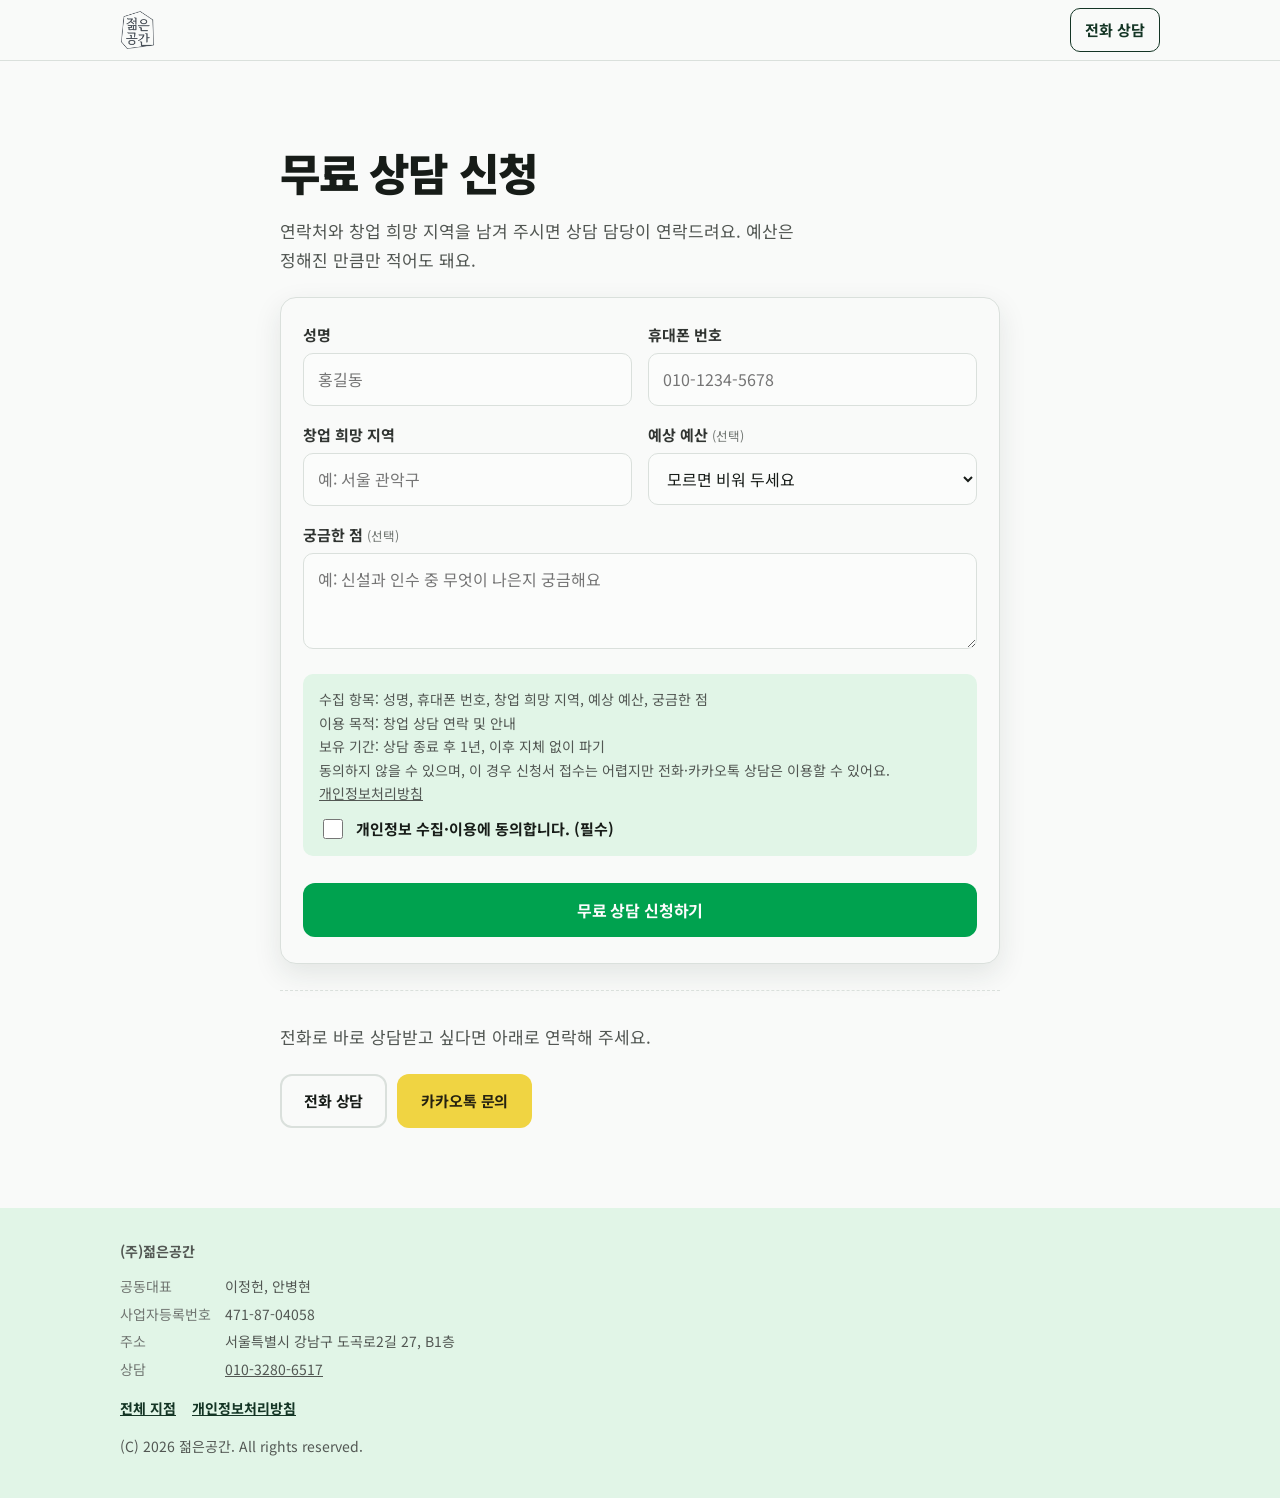
<file: apply.html>
<!doctype html>
<html lang="ko">
<head>
<meta charset="utf-8">
<meta name="viewport" content="width=device-width,initial-scale=1">
<title>무료 상담 신청 | 젊은공간</title>
<meta name="robots" content="noindex">
<link rel="stylesheet" href="https://fonts.googleapis.com/css2?family=Noto+Sans+KR:wght@400;700;800;900&display=swap">
<link rel="stylesheet" href="assets/site.css">
</head>
<body>
<header class="top">
  <div class="wrap">
    <a class="logo" href="index.html"><img src="images/logo.webp" alt="젊은공간"></a>
    <a class="top-cta" href="tel:010-3280-6517">전화 상담</a>
  </div>
</header>

<main class="sec">
  <div class="wrap narrow">
    <h1 class="display">무료 상담 신청</h1>
    <p class="lead">연락처와 창업 희망 지역을 남겨 주시면 상담 담당이 연락드려요. 예산은 정해진 만큼만 적어도 돼요.</p>

    <form class="form" id="applyForm" novalidate>
      <div class="fields">
        <div class="field">
          <label for="name">성명</label>
          <input id="name" name="name" autocomplete="name" required maxlength="30" placeholder="홍길동">
        </div>
        <div class="field">
          <label for="phone">휴대폰 번호</label>
          <input id="phone" name="phone" type="tel" inputmode="numeric" autocomplete="tel" required maxlength="13" placeholder="010-1234-5678">
        </div>
        <div class="field">
          <label for="region">창업 희망 지역</label>
          <input id="region" name="region" required maxlength="40" placeholder="예: 서울 관악구">
        </div>
        <div class="field">
          <label for="budget">예상 예산 <small>(선택)</small></label>
          <select id="budget" name="budget">
            <option value="">모르면 비워 두세요</option>
            <option>2억 미만</option>
            <option>2억~4억</option>
            <option>4억~6억</option>
            <option>6억 이상</option>
          </select>
        </div>
        <div class="field field-wide">
          <label for="memo">궁금한 점 <small>(선택)</small></label>
          <textarea id="memo" name="memo" maxlength="500" placeholder="예: 신설과 인수 중 무엇이 나은지 궁금해요"></textarea>
        </div>
      </div>
      <input class="hp" name="website" tabindex="-1" autocomplete="off" aria-hidden="true">

      <div class="consent">
        <p>수집 항목: 성명, 휴대폰 번호, 창업 희망 지역, 예상 예산, 궁금한 점<br>
        이용 목적: 창업 상담 연락 및 안내<br>
        보유 기간: 상담 종료 후 1년, 이후 지체 없이 파기<br>
        동의하지 않을 수 있으며, 이 경우 신청서 접수는 어렵지만 전화·카카오톡 상담은 이용할 수 있어요. <a href="privacy.html" target="_blank">개인정보처리방침</a></p>
        <label><input type="checkbox" id="agree" required> 개인정보 수집·이용에 동의합니다. (필수)</label>
      </div>

      <p class="form-msg" id="formMsg" role="alert"></p>
      <button class="btn btn-primary btn-block" type="submit" id="submitBtn">무료 상담 신청하기</button>
    </form>

    <div class="decline">
      <p class="lead">전화로 바로 상담받고 싶다면 아래로 연락해 주세요.</p>
      <div class="actions">
        <a class="btn btn-ghost btn-sub" href="tel:010-3280-6517">전화 상담</a>
        <a class="btn btn-kakao btn-sub" href="http://pf.kakao.com/_IxcadX" target="_blank" rel="noopener">카카오톡 문의</a>
      </div>
    </div>
  </div>
</main>

<footer class="foot">
  <div class="wrap">
    <b>(주)젊은공간</b>
    <dl>
      <dt>공동대표</dt><dd>이정헌, 안병현</dd>
      <dt>사업자등록번호</dt><dd>471-87-04058</dd>
      <dt>주소</dt><dd>서울특별시 강남구 도곡로2길 27, B1층</dd>
      <dt>상담</dt><dd><a href="tel:010-3280-6517">010-3280-6517</a></dd>
    </dl>
    <nav><a href="index.html#branches">전체 지점</a><a href="privacy.html">개인정보처리방침</a></nav>
    <p style="margin-top:14px">(C) 2026 젊은공간. All rights reserved.</p>
  </div>
</footer>

<script src="assets/config.js"></script>
<script>
(function () {
  var form = document.getElementById('applyForm');
  var msg = document.getElementById('formMsg');
  var btn = document.getElementById('submitBtn');
  var phone = document.getElementById('phone');

  phone.addEventListener('input', function () {
    var d = phone.value.replace(/\D/g, '').slice(0, 11);
    phone.value = d.length < 4 ? d : d.length < 8 ? d.slice(0, 3) + '-' + d.slice(3) : d.slice(0, 3) + '-' + d.slice(3, d.length - 4) + '-' + d.slice(-4);
  });

  function source() {
    var q = new URLSearchParams(location.search);
    return q.get('utm_source') || q.get('from') || document.referrer || '직접 방문';
  }

  form.addEventListener('submit', function (e) {
    e.preventDefault();
    msg.textContent = '';
    var f = form.elements;
    if (f.website.value) return;
    if (!f.name.value.trim()) { msg.textContent = '성명을 적어 주세요.'; f.name.focus(); return; }
    if (!/^01\d-\d{3,4}-\d{4}$/.test(f.phone.value)) { msg.textContent = '휴대폰 번호를 확인해 주세요.'; f.phone.focus(); return; }
    if (!f.region.value.trim()) { msg.textContent = '창업 희망 지역을 적어 주세요.'; f.region.focus(); return; }
    if (!document.getElementById('agree').checked) { msg.textContent = '개인정보 수집·이용에 동의해야 접수돼요.'; return; }

    var url = (window.YS_CONFIG || {}).APPS_SCRIPT_URL;
    if (!url) { msg.textContent = '지금은 온라인 접수를 준비 중이에요. 전화나 카카오톡으로 문의해 주세요.'; return; }

    var body = new URLSearchParams({
      name: f.name.value.trim(), phone: f.phone.value, region: f.region.value.trim(),
      budget: f.budget.value, memo: f.memo.value.trim(), source: source()
    });
    btn.disabled = true; btn.textContent = '접수 중...';
    fetch(url, { method: 'POST', mode: 'no-cors', body: body })
      .then(function () { location.href = 'consult.html'; })
      .catch(function () {
        btn.disabled = false; btn.textContent = '무료 상담 신청하기';
        msg.textContent = '접수가 되지 않았어요. 잠시 뒤 다시 시도하거나 전화로 문의해 주세요.';
      });
  });
})();
</script>
</body>
</html>
</file>
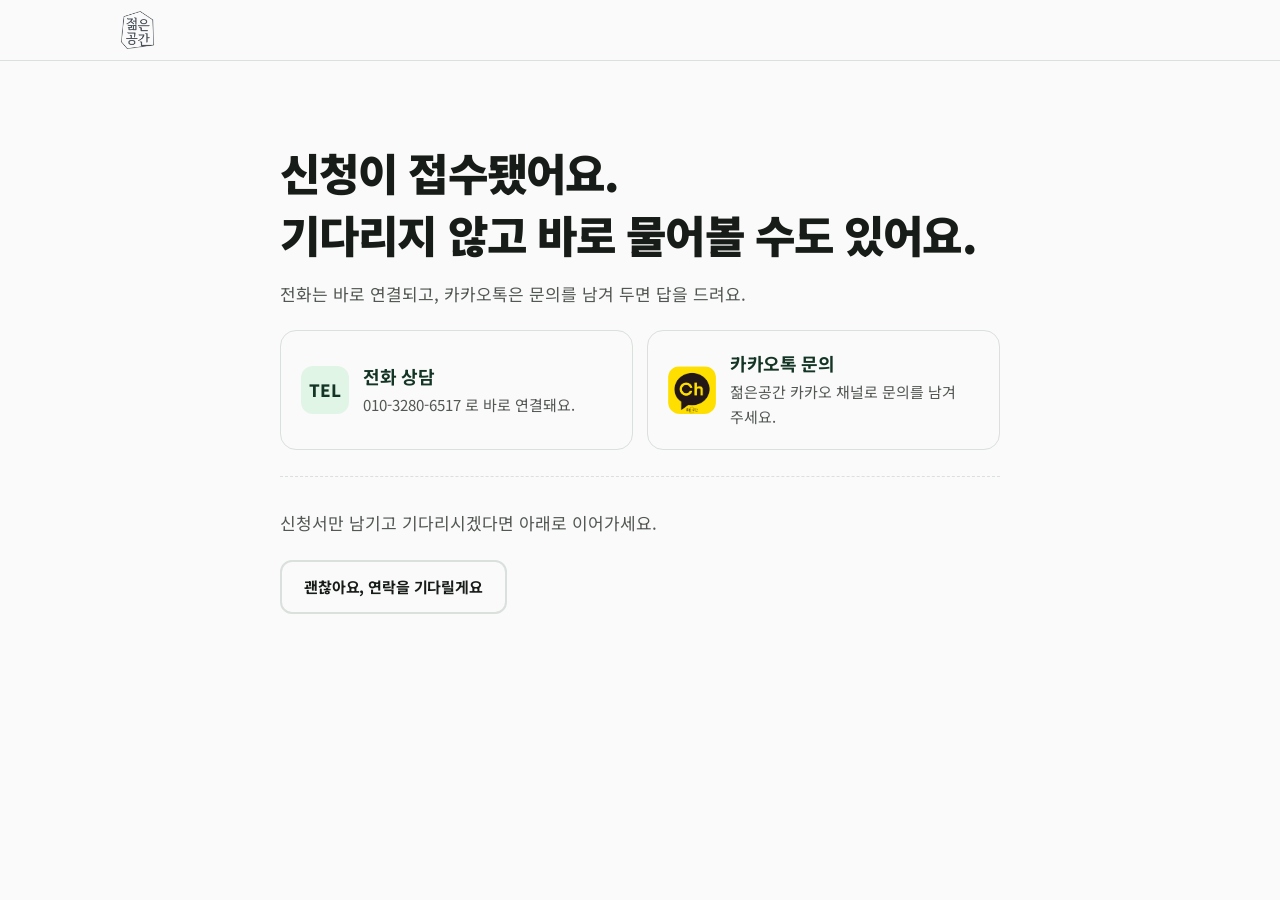
<file: consult.html>
<!doctype html>
<html lang="ko">
<head>
<meta charset="utf-8">
<meta name="viewport" content="width=device-width,initial-scale=1">
<title>신청 접수 | 젊은공간</title>
<meta name="robots" content="noindex">
<link rel="stylesheet" href="https://fonts.googleapis.com/css2?family=Noto+Sans+KR:wght@400;700;800;900&display=swap">
<link rel="stylesheet" href="assets/site.css">
</head>
<body>
<header class="top">
  <div class="wrap">
    <a class="logo" href="index.html"><img src="images/logo.webp" alt="젊은공간"></a>
  </div>
</header>

<main class="sec">
  <div class="wrap narrow">
    <h1 class="display">신청이 접수됐어요.<br>기다리지 않고 바로 물어볼 수도 있어요.</h1>
    <p class="lead">전화는 바로 연결되고, 카카오톡은 문의를 남겨 두면 답을 드려요.</p>

    <div class="offers">
      <a class="offer" href="tel:010-3280-6517">
        <span class="ico">TEL</span>
        <span><h3>전화 상담</h3><p>010-3280-6517 로 바로 연결돼요.</p></span>
      </a>
      <a class="offer" href="http://pf.kakao.com/_IxcadX" target="_blank" rel="noopener">
        <img src="images/kakao-logo.webp" alt="">
        <span><h3>카카오톡 문의</h3><p>젊은공간 카카오 채널로 문의를 남겨 주세요.</p></span>
      </a>
    </div>

    <div class="decline">
      <p class="lead">신청서만 남기고 기다리시겠다면 아래로 이어가세요.</p>
      <div class="actions"><a class="btn btn-ghost btn-sub" href="thanks.html">괜찮아요, 연락을 기다릴게요</a></div>
    </div>
  </div>
</main>
</body>
</html>
</file>
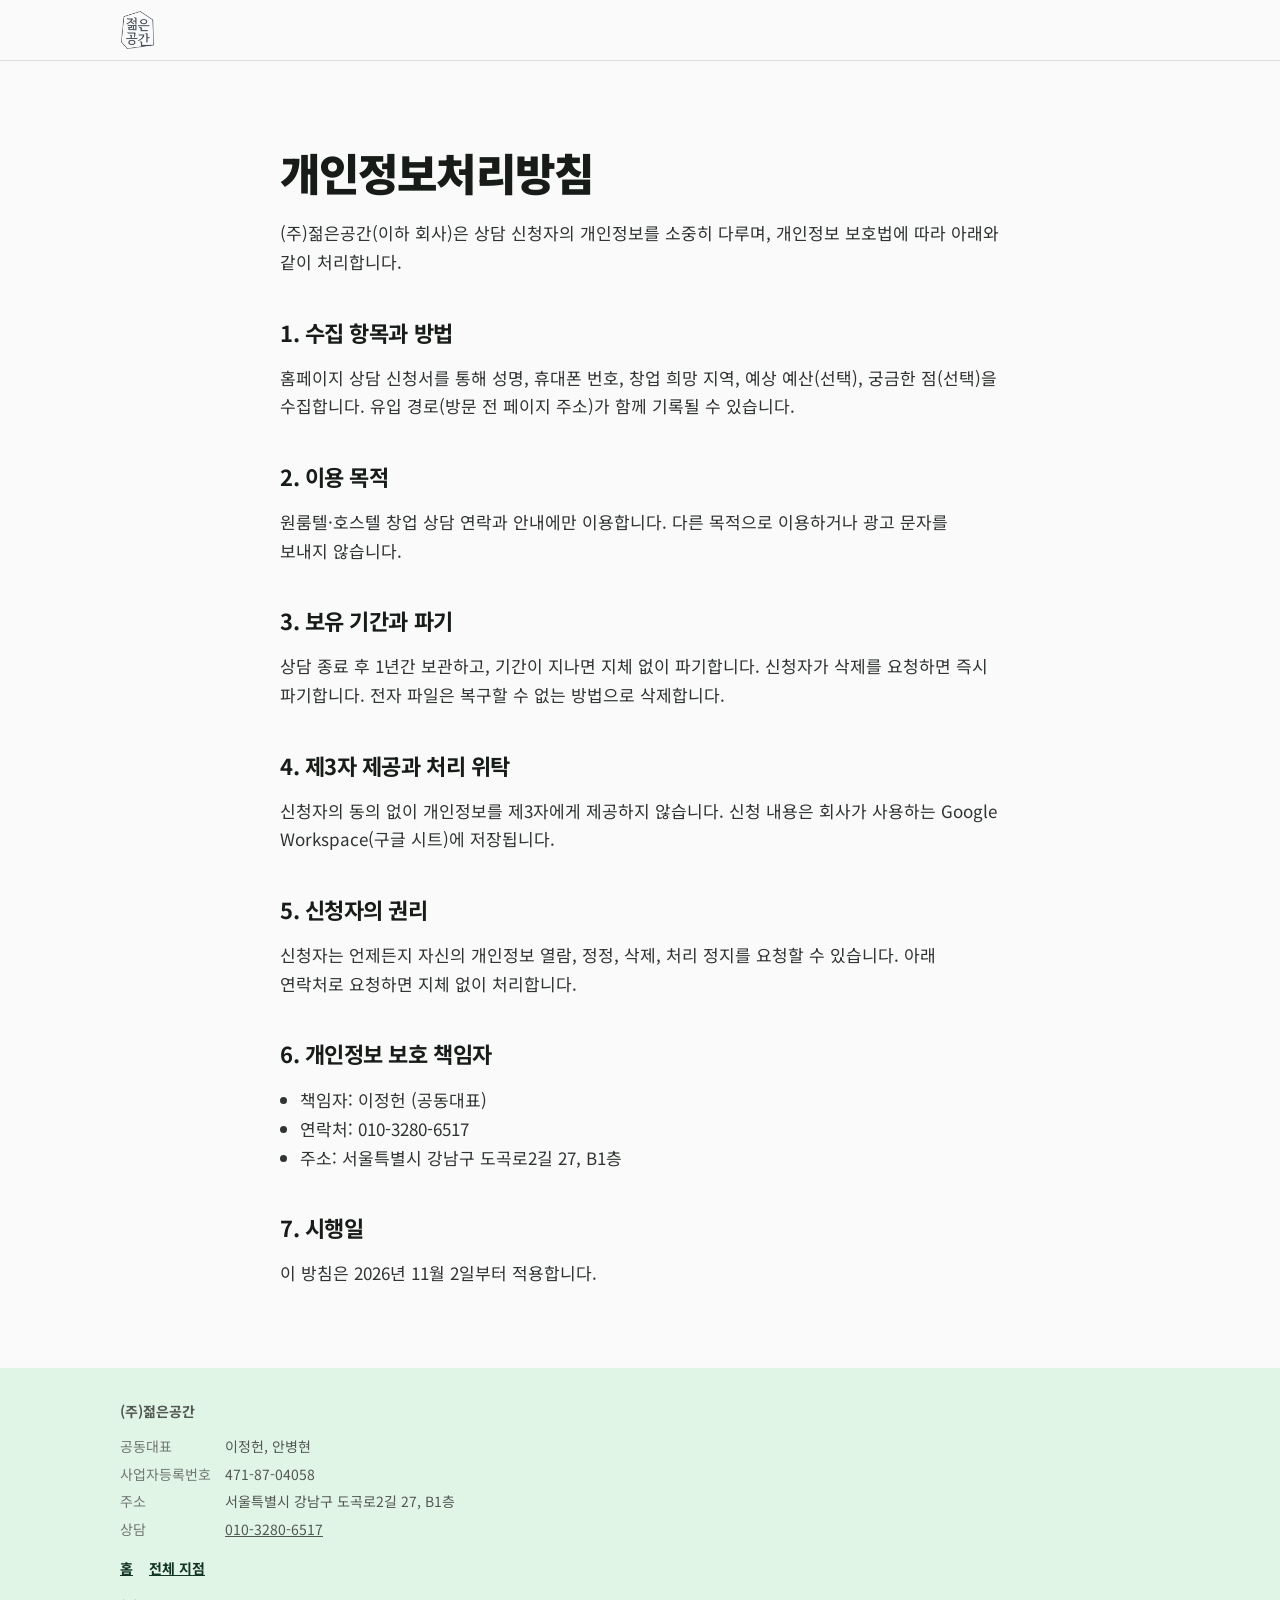
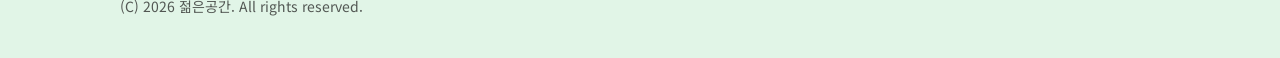
<file: privacy.html>
<!doctype html>
<html lang="ko">
<head>
<meta charset="utf-8">
<meta name="viewport" content="width=device-width,initial-scale=1">
<title>개인정보처리방침 | 젊은공간</title>
<link rel="stylesheet" href="https://fonts.googleapis.com/css2?family=Noto+Sans+KR:wght@400;700;800;900&display=swap">
<link rel="stylesheet" href="assets/site.css">
</head>
<body>
<header class="top">
  <div class="wrap">
    <a class="logo" href="index.html"><img src="images/logo.webp" alt="젊은공간"></a>
  </div>
</header>

<main class="sec">
  <article class="wrap narrow prose">
    <h1 class="display">개인정보처리방침</h1>
    <p>(주)젊은공간(이하 회사)은 상담 신청자의 개인정보를 소중히 다루며, 개인정보 보호법에 따라 아래와 같이 처리합니다.</p>

    <h2>1. 수집 항목과 방법</h2>
    <p>홈페이지 상담 신청서를 통해 성명, 휴대폰 번호, 창업 희망 지역, 예상 예산(선택), 궁금한 점(선택)을 수집합니다. 유입 경로(방문 전 페이지 주소)가 함께 기록될 수 있습니다.</p>

    <h2>2. 이용 목적</h2>
    <p>원룸텔·호스텔 창업 상담 연락과 안내에만 이용합니다. 다른 목적으로 이용하거나 광고 문자를 보내지 않습니다.</p>

    <h2>3. 보유 기간과 파기</h2>
    <p>상담 종료 후 1년간 보관하고, 기간이 지나면 지체 없이 파기합니다. 신청자가 삭제를 요청하면 즉시 파기합니다. 전자 파일은 복구할 수 없는 방법으로 삭제합니다.</p>

    <h2>4. 제3자 제공과 처리 위탁</h2>
    <p>신청자의 동의 없이 개인정보를 제3자에게 제공하지 않습니다. 신청 내용은 회사가 사용하는 Google Workspace(구글 시트)에 저장됩니다.</p>

    <h2>5. 신청자의 권리</h2>
    <p>신청자는 언제든지 자신의 개인정보 열람, 정정, 삭제, 처리 정지를 요청할 수 있습니다. 아래 연락처로 요청하면 지체 없이 처리합니다.</p>

    <h2>6. 개인정보 보호 책임자</h2>
    <ul>
      <li>책임자: 이정헌 (공동대표)</li>
      <li>연락처: 010-3280-6517</li>
      <li>주소: 서울특별시 강남구 도곡로2길 27, B1층</li>
    </ul>

    <h2>7. 시행일</h2>
    <p>이 방침은 2026년 11월 2일부터 적용합니다.</p>
  </article>
</main>

<footer class="foot">
  <div class="wrap">
    <b>(주)젊은공간</b>
    <dl>
      <dt>공동대표</dt><dd>이정헌, 안병현</dd>
      <dt>사업자등록번호</dt><dd>471-87-04058</dd>
      <dt>주소</dt><dd>서울특별시 강남구 도곡로2길 27, B1층</dd>
      <dt>상담</dt><dd><a href="tel:010-3280-6517">010-3280-6517</a></dd>
    </dl>
    <nav><a href="index.html">홈</a><a href="index.html#branches">전체 지점</a></nav>
    <p style="margin-top:14px">(C) 2026 젊은공간. All rights reserved.</p>
  </div>
</footer>
</body>
</html>
</file>
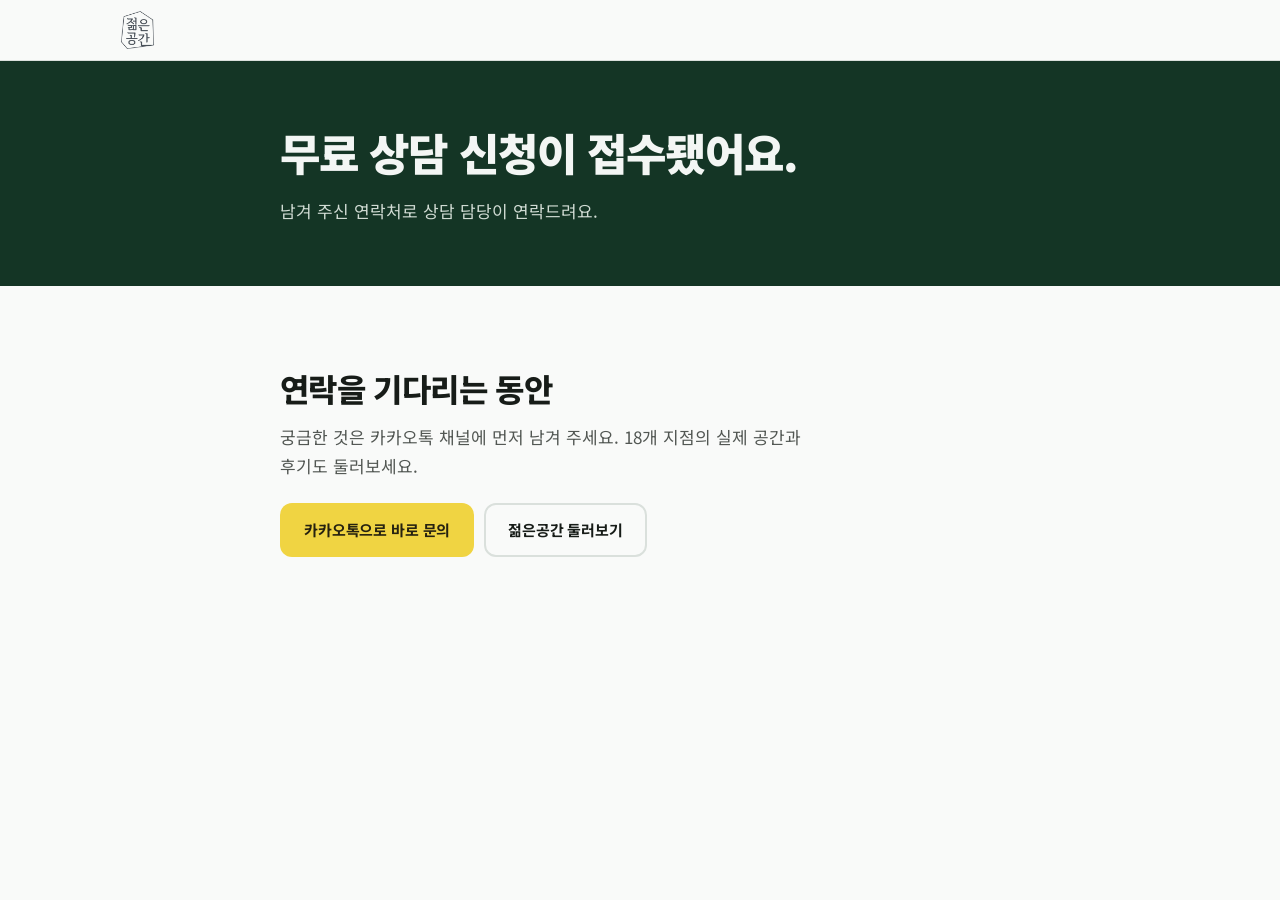
<file: thanks.html>
<!doctype html>
<html lang="ko">
<head>
<meta charset="utf-8">
<meta name="viewport" content="width=device-width,initial-scale=1">
<title>접수 완료 | 젊은공간</title>
<meta name="robots" content="noindex">
<link rel="stylesheet" href="https://fonts.googleapis.com/css2?family=Noto+Sans+KR:wght@400;700;800;900&display=swap">
<link rel="stylesheet" href="assets/site.css">
</head>
<body>
<header class="top">
  <div class="wrap">
    <a class="logo" href="index.html"><img src="images/logo.webp" alt="젊은공간"></a>
  </div>
</header>

<main>
  <section class="band-green">
    <div class="wrap narrow">
      <h1 class="display" style="color:var(--on-dark)">무료 상담 신청이 접수됐어요.</h1>
      <p class="lead">남겨 주신 연락처로 상담 담당이 연락드려요.</p>
    </div>
  </section>
  <section class="sec">
    <div class="wrap narrow">
      <h2 class="h2">연락을 기다리는 동안</h2>
      <p class="lead">궁금한 것은 카카오톡 채널에 먼저 남겨 주세요. 18개 지점의 실제 공간과 후기도 둘러보세요.</p>
      <div class="actions">
        <a class="btn btn-kakao btn-sub" href="http://pf.kakao.com/_IxcadX" target="_blank" rel="noopener">카카오톡으로 바로 문의</a>
        <a class="btn btn-ghost btn-sub" href="index.html#branches">젊은공간 둘러보기</a>
      </div>
    </div>
  </section>
</main>
</body>
</html>
</file>
<file: assets/v1-parts.css>
/* 오늘 첫 버전(홈페이지_v2/_첫버전/site.css)에서 가져온 스타일. tools/build_v3.py 가 만든다. */
:root {
  --paper: oklch(0.985 0.002 155);
  --tint: oklch(0.952 0.028 155);
  --ink: oklch(0.32 0.008 150);
  --ink-deep: oklch(0.22 0.01 150);
  --ink-soft: oklch(0.45 0.008 150);
  --mute: oklch(0.56 0.008 150);
  --line: oklch(0.90 0.008 155);
  --green: oklch(0.62 0.17 152);
  --green-deep: oklch(0.48 0.075 158);
  --green-night: oklch(0.30 0.05 160);
  --kakao: oklch(0.87 0.16 98);
  --kakao-ink: oklch(0.25 0.03 95);
  --on-dark: oklch(0.97 0.005 155);
  --r: 14px;
  --shadow: 0 10px 28px oklch(0.30 0.03 155 / 0.10);
  --wrap: 1080px;
}
.v1 * { box-sizing: border-box; }
.v1 img { max-width: 100%; height: auto; display: block; }
.v1 figure { margin: 0; }
.v1 a { color: inherit; }
.v1-wrap { width: 100%; max-width: var(--wrap); margin: 0 auto; padding: 0 20px; }
.v1-wrap.v1-narrow { max-width: 760px; }
.v1 h1, .v1 h2, .v1 h3, .v1 h4 { margin: 0; line-height: 1.42; letter-spacing: -0.02em; color: var(--ink-deep); }
.v1-display { font-size: 31px; font-weight: 900; margin: 0 0 14px; }
.v1-h2 { font-size: 26px; font-weight: 800; margin-bottom: 12px; }
.v1 h3 { font-size: 18px; font-weight: 700; }
.v1 p { margin: 0; }
.v1-lead { font-size: 17px; color: var(--ink-soft); margin-top: 10px; max-width: 62ch; }
.v1-stake { margin-top: 14px; font-weight: 700; color: var(--green-night); }
.v1-eyebrow { font-size: 14px; font-weight: 700; color: var(--green-deep); margin-bottom: 8px; letter-spacing: 0.02em; }
.v1-top { position: sticky; top: 0; z-index: 20; background: oklch(0.985 0.002 155 / 0.94); backdrop-filter: blur(6px); border-bottom: 1px solid var(--line); }
.v1-top .v1-wrap { display: flex; align-items: center; justify-content: space-between; height: 60px; }
.v1-top .v1-logo img { height: 40px; width: auto; }
.v1-top-cta { font-size: 15px; font-weight: 700; text-decoration: none; color: var(--green-night); padding: 8px 14px; border: 1.5px solid var(--green-night); border-radius: 10px; }
.v1-btn { display: inline-flex; align-items: center; justify-content: center; gap: 8px; min-height: 54px; padding: 0 26px; border-radius: 12px;
  font: inherit; font-weight: 700; font-size: 16px; text-decoration: none; letter-spacing: -0.01em; border: 2px solid transparent; cursor: pointer; transition: transform .2s; }
.v1-btn:hover { transform: translateY(-1px); }
.v1-btn-primary { background: var(--green); color: oklch(0.99 0 0); box-shadow: var(--shadow); }
.v1-btn-kakao { background: var(--kakao); color: var(--kakao-ink); }
.v1-btn-ghost { background: transparent; color: var(--ink-deep); border-color: var(--line); }
.v1-btn-line { background: transparent; color: var(--on-dark); border-color: oklch(0.97 0.005 155 / 0.55); }
.v1-btn-block { width: 100%; }
.v1-actions { display: flex; flex-wrap: wrap; gap: 10px; margin-top: 22px; }
.v1-actions .v1-btn-primary { flex: 1 1 100%; }
.v1-actions .v1-btn-sub { flex: 1 1 0; min-height: 48px; font-size: 15px; padding: 0 14px; }
.v1-text-link { display: inline-block; margin-top: 18px; font-weight: 700; color: var(--green-deep); text-decoration: underline; text-underline-offset: 4px; }
.v1-sec { padding: 56px 0; }
.v1-sec-tint { background: var(--tint); }
.v1-band-green { background: var(--green-night); color: var(--on-dark); padding: 60px 0; }
.v1-band-green .v1-h2, .v1-band-green h3 { color: var(--on-dark); }
.v1-band-green .v1-lead { color: oklch(0.88 0.015 155); }
.v1-hero { padding: 28px 0 44px; }
.v1-hero-grid { display: grid; gap: 24px; }
.v1-hero-img img { width: 100%; aspect-ratio: 4 / 3; object-fit: cover; border-radius: var(--r); box-shadow: var(--shadow); }
.v1-trust { display: flex; flex-wrap: wrap; gap: 8px 18px; margin-top: 20px; font-size: 14.5px; color: var(--ink-soft); }
.v1-trust b { color: var(--green-night); }
.v1-lead-card { margin-top: 24px; background: var(--green-night); color: var(--on-dark); border-radius: var(--r); padding: 24px; }
.v1-lead-card h3 { color: var(--on-dark); font-size: 20px; }
.v1-lead-card p { margin-top: 8px; color: oklch(0.88 0.015 155); }
.v1-plain-list { list-style: none; margin: 8px 0 0; padding: 0; }
.v1-plain-list li { padding: 18px 0; border-bottom: 1px solid var(--line); }
.v1-plain-list li p { margin-top: 4px; color: var(--ink-soft); font-size: 15.5px; }
.v1-gallery { display: grid; grid-auto-flow: column; grid-auto-columns: 82%; gap: 12px; overflow-x: auto; scroll-snap-type: x mandatory;
  margin: 24px -20px 0; padding: 0 20px 8px; }
.v1-gallery figure { scroll-snap-align: start; }
.v1-gallery img { width: 100%; aspect-ratio: 4 / 3; object-fit: cover; border-radius: var(--r); }
.v1-gallery figcaption { font-size: 14px; color: var(--mute); margin-top: 6px; }
.v1-rail { list-style: none; padding: 0; margin: 24px 0 0; }
.v1-rail li { position: relative; padding: 14px 0 14px 26px; border-left: 3px solid var(--green); }
.v1-rail li::before { content: ""; position: absolute; left: -8px; top: 22px; width: 13px; height: 13px; border-radius: 50%; background: var(--green); border: 3px solid var(--paper); }
.v1-rail h3 { font-size: 17px; color: var(--green-night); }
.v1-rail p { margin-top: 2px; color: var(--ink-soft); font-size: 15.5px; }
.v1-notice { margin-top: 16px; padding: 14px 16px; border-radius: 10px; background: var(--paper); border: 1px solid var(--line); font-size: 15px; color: var(--ink); }
.v1-stats { display: grid; grid-template-columns: 1fr 1fr; gap: 12px; margin-top: 16px; }
.v1-stat { background: var(--paper); border: 1px solid var(--line); border-radius: var(--r); padding: 18px; }
.v1-stat-label { font-size: 14px; color: var(--ink-soft); }
.v1-stat-num { font-size: 24px; font-weight: 800; color: var(--green-night); margin-top: 2px; }
.v1-stat-cap { font-size: 13.5px; color: var(--mute); margin-top: 4px; }
.v1-stories { display: grid; gap: 14px; margin-top: 24px; }
.v1-story { background: var(--paper); border: 1px solid var(--line); border-radius: var(--r); padding: 22px; display: flex; flex-direction: column; }
.v1-story .v1-tag { font-size: 13.5px; font-weight: 700; color: var(--green-deep); }
.v1-story h3 { margin-top: 6px; }
.v1-story blockquote { margin: 12px 0 0; padding-left: 14px; border-left: 3px solid var(--tint); color: var(--ink-soft); font-size: 15.5px; }
.v1-story .v1-who { margin-top: auto; padding-top: 14px; font-size: 14px; color: var(--mute); }
.v1-ceo { display: grid; gap: 24px; margin-top: 8px; }
.v1-ceo-img img { width: 100%; aspect-ratio: 4 / 5; object-fit: cover; border-radius: var(--r); }
.v1-ceo-img figcaption { font-size: 14px; color: oklch(0.80 0.015 155); margin-top: 8px; }
.v1-ceo-quote { font-size: 19px; font-weight: 700; line-height: 1.6; color: var(--on-dark); margin-top: 18px; }
.v1-ceo-names { display: grid; gap: 12px; margin-top: 22px; }
.v1-ceo-names div { padding: 14px 16px; border: 1px solid oklch(0.97 0.005 155 / 0.2); border-radius: 12px; }
.v1-ceo-names b { display: block; color: var(--on-dark); }
.v1-ceo-names span { font-size: 15px; color: oklch(0.85 0.015 155); }
.v1-counts { display: grid; grid-template-columns: repeat(3, 1fr); gap: 10px; margin-top: 20px; }
.v1-count { text-align: center; background: var(--paper); border: 1px solid var(--line); border-radius: 12px; padding: 14px 6px; }
.v1-count b { display: block; font-size: 24px; color: var(--green-night); }
.v1-count span { font-size: 13.5px; color: var(--ink-soft); }
.v1-thumbs { display: grid; grid-template-columns: 1fr 1fr; gap: 12px; margin-top: 20px; }
.v1-thumb { text-decoration: none; }
.v1-thumb img { width: 100%; aspect-ratio: 4 / 3; object-fit: cover; border-radius: 12px; }
.v1-thumb b { display: block; margin-top: 6px; font-size: 15px; color: var(--ink-deep); }
.v1-thumb span { font-size: 13.5px; color: var(--mute); }
.v1-perf { display: grid; grid-template-columns: repeat(3, 1fr); gap: 10px; margin-top: 22px; }
.v1-perf div { background: oklch(0.97 0.005 155 / 0.08); border-radius: 12px; padding: 16px 8px; text-align: center; }
.v1-perf b { display: block; font-size: 24px; color: var(--on-dark); }
.v1-perf span { font-size: 13.5px; color: oklch(0.85 0.015 155); }
.v1-score { margin-top: 20px; padding: 18px 20px; background: var(--tint); border-radius: var(--r); }
.v1-score b { font-size: 22px; color: var(--green-night); }
.v1-score p { font-size: 14.5px; color: var(--ink-soft); margin-top: 4px; }
.v1-quotes { display: grid; gap: 12px; margin-top: 16px; }
.v1-quote { margin: 0; padding: 16px 18px; border: 1px solid var(--line); border-radius: var(--r); color: var(--ink); }
.v1-quote cite { display: block; margin-top: 8px; font-style: normal; font-size: 14px; color: var(--mute); }
.v1-final { text-align: left; }
.v1-foot { background: var(--tint); padding: 32px 0 110px; font-size: 14px; color: var(--ink-soft); }
.v1-foot dl { display: grid; grid-template-columns: auto 1fr; gap: 4px 14px; margin: 12px 0 0; }
.v1-foot dt { color: var(--mute); }
.v1-foot dd { margin: 0; }
.v1-foot nav { margin-top: 16px; display: flex; gap: 16px; flex-wrap: wrap; }
.v1-foot nav a { font-weight: 700; color: var(--green-night); }
.v1-float { position: fixed; left: 0; right: 0; bottom: 0; z-index: 30; display: flex; gap: 8px; padding: 10px 12px calc(10px + env(safe-area-inset-bottom));
  background: oklch(0.985 0.002 155 / 0.96); border-top: 1px solid var(--line); }
.v1-float .v1-btn { min-height: 48px; font-size: 15px; padding: 0 12px; }
.v1-float .v1-btn-primary { flex: 2; }
.v1-float .v1-btn-kakao, .v1-float .v1-btn-ghost { flex: 1; }
.v1-form { background: var(--paper); border: 1px solid var(--line); border-radius: 16px; padding: 24px 22px 26px; box-shadow: var(--shadow); margin-top: 22px; }
.v1-fields { display: grid; gap: 16px; }
.v1-field label { display: block; font-weight: 700; font-size: 15px; margin-bottom: 6px; }
.v1-field label small { font-weight: 400; color: var(--mute); }
.v1-field input, .v1-field select, .v1-field textarea { width: 100%; font: inherit; font-size: 16px; padding: 12px 14px; border: 1.5px solid var(--line); border-radius: 10px; background: oklch(0.99 0.002 155); color: var(--ink-deep); }
.v1-field textarea { min-height: 96px; resize: vertical; }
.v1-field input:focus, .v1-field select:focus, .v1-field textarea:focus { outline: 2px solid var(--green); outline-offset: 1px; border-color: var(--green); }
.v1-consent { margin-top: 18px; padding: 14px 16px; background: var(--tint); border-radius: 10px; font-size: 14px; color: var(--ink-soft); }
.v1-consent label { display: flex; gap: 10px; align-items: flex-start; font-size: 15px; font-weight: 700; color: var(--ink-deep); margin-top: 10px; }
.v1-consent input { width: 20px; height: 20px; margin-top: 3px; accent-color: var(--green-deep); flex: none; }
.v1-form-msg { margin-top: 12px; font-size: 15px; color: oklch(0.5 0.18 25); min-height: 1em; }
.v1-hp { position: absolute; left: -9999px; }
.v1-offers { display: grid; gap: 14px; margin-top: 22px; }
.v1-offer { display: flex; gap: 14px; align-items: center; text-decoration: none; border: 1.5px solid var(--line); border-radius: 16px; padding: 20px; background: var(--paper); transition: border-color .2s; }
.v1-offer:hover { border-color: var(--green); }
.v1-offer img, .v1-offer .v1-ico { width: 48px; height: 48px; border-radius: 12px; flex: none; }
.v1-offer .v1-ico { display: grid; place-items: center; background: var(--tint); color: var(--green-night); font-weight: 800; }
.v1-offer h3 { color: var(--green-night); }
.v1-offer p { margin-top: 2px; color: var(--ink-soft); font-size: 15px; }
.v1-decline { margin-top: 26px; padding-top: 22px; border-top: 1px dashed var(--line); }
.v1-cat { margin-top: 40px; }
.v1-cat h2 { font-size: 22px; }
.v1-cat .v1-lead { font-size: 15.5px; }
.v1-grid3 { display: grid; grid-template-columns: 1fr 1fr; gap: 14px; margin-top: 16px; }
.v1-soon { display: flex; flex-wrap: wrap; gap: 8px; margin-top: 14px; }
.v1-soon span { padding: 6px 12px; border-radius: 999px; background: var(--tint); font-size: 14px; color: var(--green-night); }
.v1-prose { font-size: 17px; }
.v1-prose p { margin-top: 16px; }
.v1-prose h2 { font-size: 22px; margin-top: 40px; }
.v1-prose h3 { margin-top: 24px; }
.v1-prose ul { padding-left: 20px; }
.v1-prose blockquote { margin: 20px 0; padding: 16px 18px; background: var(--tint); border-radius: 12px; font-weight: 700; color: var(--green-night); }
@media (min-width: 900px) {
.v1-display { font-size: 44px; }
.v1-h2 { font-size: 32px; }
.v1-sec { padding: 80px 0; }
.v1-hero { padding: 48px 0 64px; }
.v1-hero-grid { grid-template-columns: 1.05fr 1fr; gap: 48px; align-items: center; }
.v1-hero-img img { aspect-ratio: 5 / 4; max-height: 440px; }
.v1-actions .v1-btn-primary { flex: 0 0 auto; }
.v1-actions .v1-btn-sub { flex: 0 0 auto; min-height: 54px; padding: 0 22px; }
.v1-why-grid { display: grid; grid-template-columns: 1fr 1.2fr; gap: 48px; align-items: start; }
.v1-gallery { grid-auto-flow: row; grid-template-columns: repeat(3, 1fr); overflow: visible; margin: 28px 0 0; padding: 0; }
.v1-gallery img { max-height: 300px; }
.v1-steps-grid { display: grid; grid-template-columns: 1fr 1.2fr; gap: 48px; }
.v1-stats { grid-template-columns: repeat(4, 1fr); }
.v1-stories { grid-template-columns: repeat(3, 1fr); }
.v1-ceo { grid-template-columns: 0.8fr 1.2fr; gap: 56px; align-items: center; }
.v1-ceo-names { grid-template-columns: 1fr 1fr; }
.v1-thumbs { grid-template-columns: repeat(3, 1fr); }
.v1-quotes { grid-template-columns: repeat(3, 1fr); }
.v1-final .v1-actions { max-width: 640px; }
.v1-float { display: none; }
.v1-foot { padding-bottom: 40px; }
.v1-form .v1-fields { grid-template-columns: 1fr 1fr; }
.v1-field-wide { grid-column: span 2; }
.v1-offers { grid-template-columns: 1fr 1fr; }
.v1-grid3 { grid-template-columns: repeat(3, 1fr); }
}
@media (prefers-reduced-motion: reduce) {
.v1-btn, .v1-offer { transition: none; }
}

/* 원본 홈페이지 안에 들어갈 때 맞춤 */
.v1-hero-btns { justify-content: center; margin-top: 0; }
.v1-hero-btns .v1-btn-primary { flex: 0 0 auto; }
.v1-hero-btns .v1-btn-sub { flex: 0 0 auto; }
.v1 { font-family: "Noto Sans KR", -apple-system, sans-serif; line-height: 1.68; word-break: keep-all; }
.v1 img { max-width: 100%; height: auto; display: block; }
@media (max-width: 899px) {
  .v1-hero-btns { display: grid; grid-template-columns: 1fr 1fr; gap: 10px; }
  .v1-hero-btns .v1-btn-primary { grid-column: 1 / -1; }
}
</file>
<file: assets/site.css>
/* 젊은공간 홈페이지 v2 · 퍼널 v1 토큰(Noto Sans KR · 오프화이트 · 네이버 그린 + 딥그린 + 카카오 앰버) */
:root {
  --paper: oklch(0.985 0.002 155);
  --tint: oklch(0.952 0.028 155);
  --ink: oklch(0.32 0.008 150);
  --ink-deep: oklch(0.22 0.01 150);
  --ink-soft: oklch(0.45 0.008 150);
  --mute: oklch(0.56 0.008 150);
  --line: oklch(0.90 0.008 155);
  --green: oklch(0.62 0.17 152);
  --green-deep: oklch(0.48 0.075 158);
  --green-night: oklch(0.30 0.05 160);
  --kakao: oklch(0.87 0.16 98);
  --kakao-ink: oklch(0.25 0.03 95);
  --on-dark: oklch(0.97 0.005 155);
  --r: 14px;
  --shadow: 0 10px 28px oklch(0.30 0.03 155 / 0.10);
  --wrap: 1080px;
}
* { box-sizing: border-box; }
html { -webkit-text-size-adjust: 100%; scroll-behavior: smooth; }
body { margin: 0; background: var(--paper); color: var(--ink); line-height: 1.68;
  font-family: "Noto Sans KR", "Pretendard", -apple-system, "Malgun Gothic", "Apple SD Gothic Neo", sans-serif;
  font-size: 16px; word-break: keep-all; overflow-wrap: break-word; }
img { max-width: 100%; height: auto; display: block; }
figure { margin: 0; }
a { color: inherit; }
/* 콘텐츠 폭 하나로 통일(감수: 좌측 기준선) */
.wrap { width: 100%; max-width: var(--wrap); margin: 0 auto; padding: 0 20px; }
.wrap.narrow { max-width: 760px; }

h1, h2, h3, h4 { margin: 0; line-height: 1.42; letter-spacing: -0.02em; color: var(--ink-deep); }
.display { font-size: 31px; font-weight: 900; margin: 0 0 14px; }
.h2 { font-size: 26px; font-weight: 800; margin-bottom: 12px; }
h3 { font-size: 18px; font-weight: 700; }
p { margin: 0; }
.lead { font-size: 17px; color: var(--ink-soft); margin-top: 10px; max-width: 62ch; }
.stake { margin-top: 14px; font-weight: 700; color: var(--green-night); }
.eyebrow { font-size: 14px; font-weight: 700; color: var(--green-deep); margin-bottom: 8px; letter-spacing: 0.02em; }

/* 상단 */
.top { position: sticky; top: 0; z-index: 20; background: oklch(0.985 0.002 155 / 0.94); backdrop-filter: blur(6px); border-bottom: 1px solid var(--line); }
.top .wrap { display: flex; align-items: center; justify-content: space-between; height: 60px; }
.top .logo img { height: 40px; width: auto; }
.top-cta { font-size: 15px; font-weight: 700; text-decoration: none; color: var(--green-night); padding: 8px 14px; border: 1.5px solid var(--green-night); border-radius: 10px; }

/* 버튼 */
.btn { display: inline-flex; align-items: center; justify-content: center; gap: 8px; min-height: 54px; padding: 0 26px; border-radius: 12px;
  font: inherit; font-weight: 700; font-size: 16px; text-decoration: none; letter-spacing: -0.01em; border: 2px solid transparent; cursor: pointer; transition: transform .2s; }
.btn:hover { transform: translateY(-1px); }
.btn-primary { background: var(--green); color: oklch(0.99 0 0); box-shadow: var(--shadow); }
.btn-kakao { background: var(--kakao); color: var(--kakao-ink); }
.btn-ghost { background: transparent; color: var(--ink-deep); border-color: var(--line); }
.btn-line { background: transparent; color: var(--on-dark); border-color: oklch(0.97 0.005 155 / 0.55); }
.btn-block { width: 100%; }
.actions { display: flex; flex-wrap: wrap; gap: 10px; margin-top: 22px; }
.actions .btn-primary { flex: 1 1 100%; }
.actions .btn-sub { flex: 1 1 0; min-height: 48px; font-size: 15px; padding: 0 14px; }
.text-link { display: inline-block; margin-top: 18px; font-weight: 700; color: var(--green-deep); text-decoration: underline; text-underline-offset: 4px; }

/* 섹션 */
.sec { padding: 56px 0; }
.sec-tint { background: var(--tint); }
.band-green { background: var(--green-night); color: var(--on-dark); padding: 60px 0; }
.band-green .h2, .band-green h3 { color: var(--on-dark); }
.band-green .lead { color: oklch(0.88 0.015 155); }

/* 히어로: 모바일 문구 > 버튼 > 사진, 데스크톱 좌 문구 · 우 사진 */
.hero { padding: 28px 0 44px; }
.hero-grid { display: grid; gap: 24px; }
.hero-img img { width: 100%; aspect-ratio: 4 / 3; object-fit: cover; border-radius: var(--r); box-shadow: var(--shadow); }
.trust { display: flex; flex-wrap: wrap; gap: 8px 18px; margin-top: 20px; font-size: 14.5px; color: var(--ink-soft); }
.trust b { color: var(--green-night); }

/* 왜 젊은공간: 리드카드 1 + 목록 3 */
.lead-card { margin-top: 24px; background: var(--green-night); color: var(--on-dark); border-radius: var(--r); padding: 24px; }
.lead-card h3 { color: var(--on-dark); font-size: 20px; }
.lead-card p { margin-top: 8px; color: oklch(0.88 0.015 155); }
.plain-list { list-style: none; margin: 8px 0 0; padding: 0; }
.plain-list li { padding: 18px 0; border-bottom: 1px solid var(--line); }
.plain-list li p { margin-top: 4px; color: var(--ink-soft); font-size: 15.5px; }

/* 공간 사진 3장: 모바일 가로 스크롤 */
.gallery { display: grid; grid-auto-flow: column; grid-auto-columns: 82%; gap: 12px; overflow-x: auto; scroll-snap-type: x mandatory;
  margin: 24px -20px 0; padding: 0 20px 8px; }
.gallery figure { scroll-snap-align: start; }
.gallery img { width: 100%; aspect-ratio: 4 / 3; object-fit: cover; border-radius: var(--r); }
.gallery figcaption { font-size: 14px; color: var(--mute); margin-top: 6px; }

/* 5단계 레일 */
.rail { list-style: none; padding: 0; margin: 24px 0 0; }
.rail li { position: relative; padding: 14px 0 14px 26px; border-left: 3px solid var(--green); }
.rail li::before { content: ""; position: absolute; left: -8px; top: 22px; width: 13px; height: 13px; border-radius: 50%; background: var(--green); border: 3px solid var(--paper); }
.rail h3 { font-size: 17px; color: var(--green-night); }
.rail p { margin-top: 2px; color: var(--ink-soft); font-size: 15.5px; }

/* 수익: 고지 먼저, 카드 4개 같은 무게 */
.notice { margin-top: 16px; padding: 14px 16px; border-radius: 10px; background: var(--paper); border: 1px solid var(--line); font-size: 15px; color: var(--ink); }
.stats { display: grid; grid-template-columns: 1fr 1fr; gap: 12px; margin-top: 16px; }
.stat { background: var(--paper); border: 1px solid var(--line); border-radius: var(--r); padding: 18px; }
.stat-label { font-size: 14px; color: var(--ink-soft); }
.stat-num { font-size: 24px; font-weight: 800; color: var(--green-night); margin-top: 2px; }
.stat-cap { font-size: 13.5px; color: var(--mute); margin-top: 4px; }

/* 창업주 이야기 */
.stories { display: grid; gap: 14px; margin-top: 24px; }
.story { background: var(--paper); border: 1px solid var(--line); border-radius: var(--r); padding: 22px; display: flex; flex-direction: column; }
.story .tag { font-size: 13.5px; font-weight: 700; color: var(--green-deep); }
.story h3 { margin-top: 6px; }
.story blockquote { margin: 12px 0 0; padding-left: 14px; border-left: 3px solid var(--tint); color: var(--ink-soft); font-size: 15.5px; }
.story .who { margin-top: auto; padding-top: 14px; font-size: 14px; color: var(--mute); }

/* 대표 */
.ceo { display: grid; gap: 24px; margin-top: 8px; }
.ceo-img img { width: 100%; aspect-ratio: 4 / 5; object-fit: cover; border-radius: var(--r); }
.ceo-img figcaption { font-size: 14px; color: oklch(0.80 0.015 155); margin-top: 8px; }
.ceo-quote { font-size: 19px; font-weight: 700; line-height: 1.6; color: var(--on-dark); margin-top: 18px; }
.ceo-names { display: grid; gap: 12px; margin-top: 22px; }
.ceo-names div { padding: 14px 16px; border: 1px solid oklch(0.97 0.005 155 / 0.2); border-radius: 12px; }
.ceo-names b { display: block; color: var(--on-dark); }
.ceo-names span { font-size: 15px; color: oklch(0.85 0.015 155); }

/* 지점 */
.counts { display: grid; grid-template-columns: repeat(3, 1fr); gap: 10px; margin-top: 20px; }
.count { text-align: center; background: var(--paper); border: 1px solid var(--line); border-radius: 12px; padding: 14px 6px; }
.count b { display: block; font-size: 24px; color: var(--green-night); }
.count span { font-size: 13.5px; color: var(--ink-soft); }
.thumbs { display: grid; grid-template-columns: 1fr 1fr; gap: 12px; margin-top: 20px; }
.thumb { text-decoration: none; }
.thumb img { width: 100%; aspect-ratio: 4 / 3; object-fit: cover; border-radius: 12px; }
.thumb b { display: block; margin-top: 6px; font-size: 15px; color: var(--ink-deep); }
.thumb span { font-size: 13.5px; color: var(--mute); }

/* 마케팅 */
.perf { display: grid; grid-template-columns: repeat(3, 1fr); gap: 10px; margin-top: 22px; }
.perf div { background: oklch(0.97 0.005 155 / 0.08); border-radius: 12px; padding: 16px 8px; text-align: center; }
.perf b { display: block; font-size: 24px; color: var(--on-dark); }
.perf span { font-size: 13.5px; color: oklch(0.85 0.015 155); }

/* 입주자 후기 */
.score { margin-top: 20px; padding: 18px 20px; background: var(--tint); border-radius: var(--r); }
.score b { font-size: 22px; color: var(--green-night); }
.score p { font-size: 14.5px; color: var(--ink-soft); margin-top: 4px; }
.quotes { display: grid; gap: 12px; margin-top: 16px; }
.quote { margin: 0; padding: 16px 18px; border: 1px solid var(--line); border-radius: var(--r); color: var(--ink); }
.quote cite { display: block; margin-top: 8px; font-style: normal; font-size: 14px; color: var(--mute); }

/* 마지막 CTA */
.final { text-align: left; }

/* 푸터 */
.foot { background: var(--tint); padding: 32px 0 110px; font-size: 14px; color: var(--ink-soft); }
.foot dl { display: grid; grid-template-columns: auto 1fr; gap: 4px 14px; margin: 12px 0 0; }
.foot dt { color: var(--mute); }
.foot dd { margin: 0; }
.foot nav { margin-top: 16px; display: flex; gap: 16px; flex-wrap: wrap; }
.foot nav a { font-weight: 700; color: var(--green-night); }

/* 모바일 하단 고정 */
.float { position: fixed; left: 0; right: 0; bottom: 0; z-index: 30; display: flex; gap: 8px; padding: 10px 12px calc(10px + env(safe-area-inset-bottom));
  background: oklch(0.985 0.002 155 / 0.96); border-top: 1px solid var(--line); }
.float .btn { min-height: 48px; font-size: 15px; padding: 0 12px; }
.float .btn-primary { flex: 2; }
.float .btn-kakao, .float .btn-ghost { flex: 1; }

/* 신청서 */
.form { background: var(--paper); border: 1px solid var(--line); border-radius: 16px; padding: 24px 22px 26px; box-shadow: var(--shadow); margin-top: 22px; }
.fields { display: grid; gap: 16px; }
.field label { display: block; font-weight: 700; font-size: 15px; margin-bottom: 6px; }
.field label small { font-weight: 400; color: var(--mute); }
.field input, .field select, .field textarea { width: 100%; font: inherit; font-size: 16px; padding: 12px 14px; border: 1.5px solid var(--line); border-radius: 10px; background: oklch(0.99 0.002 155); color: var(--ink-deep); }
.field textarea { min-height: 96px; resize: vertical; }
.field input:focus, .field select:focus, .field textarea:focus { outline: 2px solid var(--green); outline-offset: 1px; border-color: var(--green); }
.consent { margin-top: 18px; padding: 14px 16px; background: var(--tint); border-radius: 10px; font-size: 14px; color: var(--ink-soft); }
.consent label { display: flex; gap: 10px; align-items: flex-start; font-size: 15px; font-weight: 700; color: var(--ink-deep); margin-top: 10px; }
.consent input { width: 20px; height: 20px; margin-top: 3px; accent-color: var(--green-deep); flex: none; }
.form-msg { margin-top: 12px; font-size: 15px; color: oklch(0.5 0.18 25); min-height: 1em; }
.hp { position: absolute; left: -9999px; }

/* 상담 선택: 카드 자체가 버튼 */
.offers { display: grid; gap: 14px; margin-top: 22px; }
.offer { display: flex; gap: 14px; align-items: center; text-decoration: none; border: 1.5px solid var(--line); border-radius: 16px; padding: 20px; background: var(--paper); transition: border-color .2s; }
.offer:hover { border-color: var(--green); }
.offer img, .offer .ico { width: 48px; height: 48px; border-radius: 12px; flex: none; }
.offer .ico { display: grid; place-items: center; background: var(--tint); color: var(--green-night); font-weight: 800; }
.offer h3 { color: var(--green-night); }
.offer p { margin-top: 2px; color: var(--ink-soft); font-size: 15px; }
.decline { margin-top: 26px; padding-top: 22px; border-top: 1px dashed var(--line); }

/* 지점 전체 */
.cat { margin-top: 40px; }
.cat h2 { font-size: 22px; }
.cat .lead { font-size: 15.5px; }
.grid3 { display: grid; grid-template-columns: 1fr 1fr; gap: 14px; margin-top: 16px; }
.soon-list { display: flex; flex-wrap: wrap; gap: 8px; margin-top: 14px; }
.soon-list span { padding: 6px 12px; border-radius: 999px; background: var(--tint); font-size: 14px; color: var(--green-night); }

/* 본문형(대표 이야기·처리방침) */
.prose { font-size: 17px; }
.prose p { margin-top: 16px; }
.prose h2 { font-size: 22px; margin-top: 40px; }
.prose h3 { margin-top: 24px; }
.prose ul { padding-left: 20px; }
.prose blockquote { margin: 20px 0; padding: 16px 18px; background: var(--tint); border-radius: 12px; font-weight: 700; color: var(--green-night); }

@media (min-width: 900px) {
  body { font-size: 17px; }
  .display { font-size: 44px; }
  .h2 { font-size: 32px; }
  .sec { padding: 80px 0; }
  .hero { padding: 48px 0 64px; }
  .hero-grid { grid-template-columns: 1.05fr 1fr; gap: 48px; align-items: center; }
  .hero-img img { aspect-ratio: 5 / 4; max-height: 440px; }
  .actions .btn-primary { flex: 0 0 auto; }
  .actions .btn-sub { flex: 0 0 auto; min-height: 54px; padding: 0 22px; }
  .why-grid { display: grid; grid-template-columns: 1fr 1.2fr; gap: 48px; align-items: start; }
  .gallery { grid-auto-flow: row; grid-template-columns: repeat(3, 1fr); overflow: visible; margin: 28px 0 0; padding: 0; }
  .gallery img { max-height: 300px; }
  .steps-grid { display: grid; grid-template-columns: 1fr 1.2fr; gap: 48px; }
  .stats { grid-template-columns: repeat(4, 1fr); }
  .stories { grid-template-columns: repeat(3, 1fr); }
  .ceo { grid-template-columns: 0.8fr 1.2fr; gap: 56px; align-items: center; }
  .ceo-names { grid-template-columns: 1fr 1fr; }
  .thumbs { grid-template-columns: repeat(3, 1fr); }
  .quotes { grid-template-columns: repeat(3, 1fr); }
  .final .actions { max-width: 640px; }
  .float { display: none; }
  .foot { padding-bottom: 40px; }
  .form .fields { grid-template-columns: 1fr 1fr; }
  .field-wide { grid-column: span 2; }
  .offers { grid-template-columns: 1fr 1fr; }
  .grid3 { grid-template-columns: repeat(3, 1fr); }
}
@media (prefers-reduced-motion: reduce) { html { scroll-behavior: auto; } .btn, .offer { transition: none; } }

/* 히어로 버튼: 같은 폭 두 개 */
.hero-actions { display: grid; grid-template-columns: 1fr 1fr; gap: 10px; margin-top: 26px; }
.hero-actions .btn { padding: 0 12px; }
.hero .lead { margin-top: 14px; }
.hero .trust { margin-top: 16px; }
br.pc { display: none; }
@media (min-width: 900px) {
  .hero-actions { grid-template-columns: 220px 220px; }
  br.pc { display: inline; }
}
.hero-actions { grid-template-columns: 1fr; }
@media (min-width: 900px) { .hero-actions { grid-template-columns: 260px; } }

/* 단순화(2026-11-02): 히어로 버튼 = 상담 1 + 카톡·전화 2, 그림자 없음 */
.btn-primary { box-shadow: none; }
.hero-actions { grid-template-columns: 1fr 1fr; }
.hero-actions .btn-primary { grid-column: 1 / -1; }
.float .btn-ghost { background: var(--paper); }
@media (min-width: 900px) {
  .hero-actions { grid-template-columns: 240px 130px 130px; }
  .hero-actions .btn-primary { grid-column: auto; }
}
.top-kakao { background: var(--kakao); color: var(--kakao-ink); border-color: var(--kakao); }
</file>
